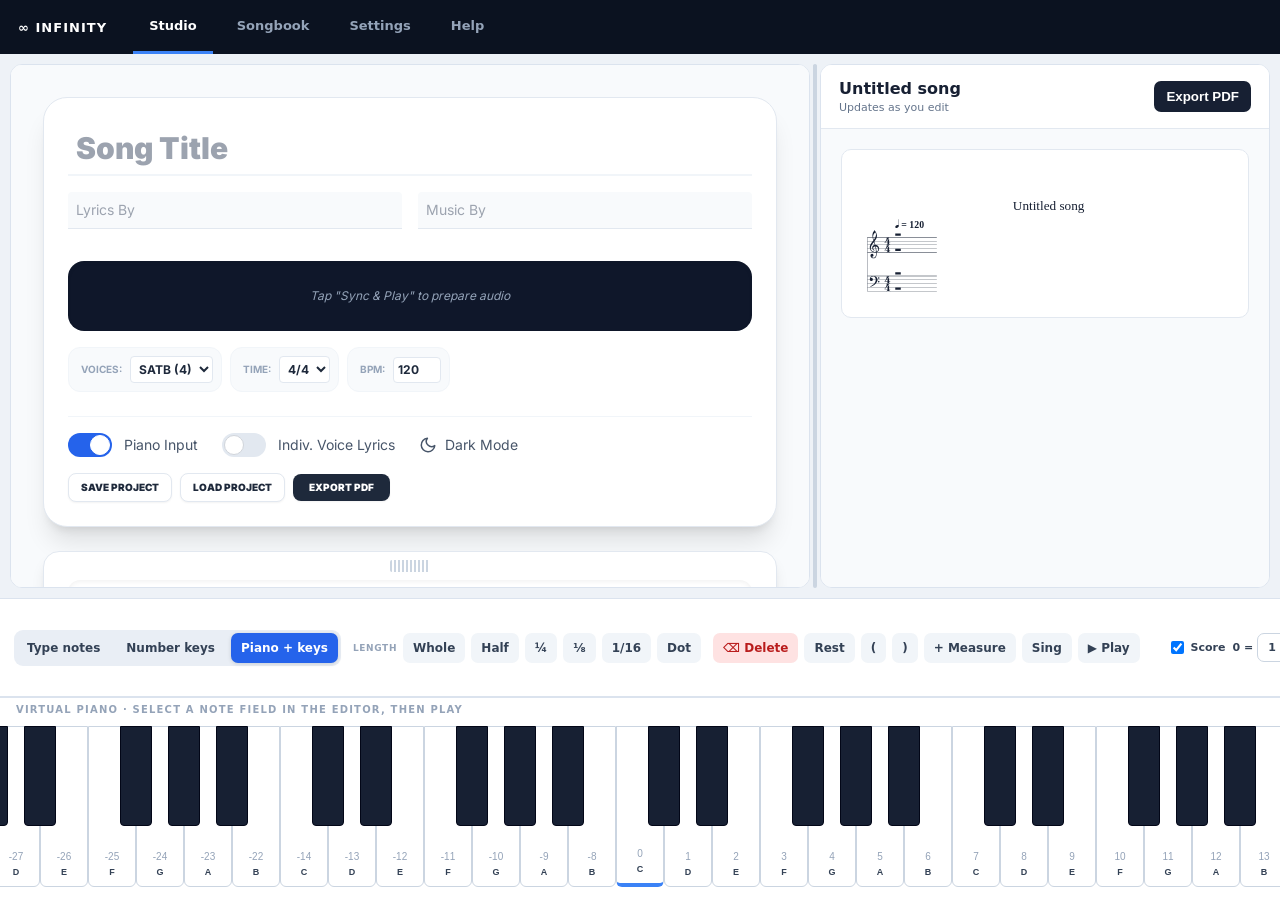
<file: index.html>
<!doctype html>
<html lang="en">
<head>
  <meta charset="utf-8">
  <meta name="viewport" content="width=device-width, initial-scale=1">
  <meta name="theme-color" content="#0b1220">
  <title>∞ INFINITY</title>
  <style>
    :root { color-scheme: light; font-family: Inter, ui-sans-serif, system-ui, sans-serif; --navy:#0b1220; --line:#dbe3ee; }
    * { box-sizing:border-box; }
    html,body { width:100%; height:100%; margin:0; overflow:hidden; }
    body { display:grid; grid-template-rows:54px minmax(0,1fr) 98px 204px; background:#eef2f7; }
    #navigation { position:relative; z-index:5; width:100%; height:54px; border:0; display:block; background:#0b1220; }
    #workspace { min-height:0; display:grid; grid-template-columns:minmax(0,1fr) 10px minmax(280px,36%); gap:0; padding:10px; }
    .workspace-frame { border:1px solid var(--line); border-radius:12px; background:#fff; min-width:0; min-height:0; width:100%; height:100%; }
    #editor-frame { display:block; }
    #settings-frame { display:none; }
    #help-frame { display:none; }
    #preview-frame { display:block; }
    #workspace-divider { position:relative; z-index:2; cursor:col-resize; touch-action:none; }
    #workspace-divider::after { content:""; position:absolute; top:0; bottom:0; left:3px; width:4px; border-radius:4px; background:#cbd5e1; transition:background .15s; }
    #workspace-divider:hover::after, body.resizing #workspace-divider::after { background:#3b82f6; }
    #piano-frame { width:100%; height:204px; border:0; display:block; }
    #controls-frame { width:100%; height:98px; border:0; display:block; }
    #restore-preview { display:none; position:fixed; z-index:20; right:0; top:50%; transform:translateY(-50%); border:1px solid #cbd5e1; border-right:0; border-radius:10px 0 0 10px; padding:12px 10px; background:#0b1220; color:#fff; font:700 12px system-ui,sans-serif; writing-mode:vertical-rl; cursor:pointer; box-shadow:0 4px 14px #0b122033; }
    body.preview-collapsed #workspace { grid-template-columns:minmax(0,1fr); }
    body.preview-collapsed #preview-frame, body.preview-collapsed #workspace-divider { display:none; }
    body.preview-collapsed #restore-preview { display:block; }
    body.no-preview #workspace { grid-template-columns:minmax(0,1fr); }
    body.no-preview #workspace-divider, body.no-preview #restore-preview { display:none; }
    body.settings-mode #editor-frame, body.settings-mode #preview-frame { display:none; }
    body.settings-mode #settings-frame { display:block; grid-column:1 / -1; }
    body.help-mode #editor-frame, body.help-mode #preview-frame, body.help-mode #settings-frame { display:none; }
    body.help-mode #help-frame { display:block; grid-column:1 / -1; }
    body.settings-mode #workspace-divider, body.settings-mode #restore-preview { display:none; }
    body.no-piano { grid-template-rows:54px minmax(0,1fr) 98px 0px; }
    @media (max-width:850px) {
      body { grid-template-rows:54px minmax(0,1fr) 112px 190px; }
      body.no-piano { grid-template-rows:54px minmax(0,1fr) 112px 0px; }
      #workspace { grid-template-columns:minmax(0,1fr); grid-template-rows:minmax(220px,1fr) 10px minmax(160px,.75fr); }
      #editor-frame { grid-row:1; }
      #workspace-divider { grid-row:2; cursor:row-resize; }
      #workspace-divider::after { top:3px; bottom:auto; left:0; right:0; width:auto; height:4px; }
      #preview-frame { grid-row:3; }
      body.preview-collapsed #workspace { grid-template-rows:minmax(0,1fr); }
      body.no-preview #workspace { grid-template-rows:minmax(0,1fr); }
      #piano-frame { height:190px; }
      #controls-frame { height:112px; }
    }
  </style>
</head>
<body>
  <iframe id="navigation" title="Main navigation" src="./Data/navigation.html"></iframe>
  <main id="workspace">
    <iframe id="editor-frame" class="workspace-frame" title="Music editor" src="./Data/index.html"></iframe>
    <div id="workspace-divider" role="separator" aria-label="Resize editor and score preview" aria-orientation="vertical" tabindex="0"></div>
    <iframe id="preview-frame" class="workspace-frame" title="Live score preview" src="./Data/preview.html"></iframe>
    <iframe id="settings-frame" class="workspace-frame" title="Settings" src="./Data/settings.html"></iframe>
    <iframe id="help-frame" class="workspace-frame" title="Help" src="./Data/help.html"></iframe>
  </main>
  <button id="restore-preview" type="button" aria-label="Show score preview" title="Show score preview">Show score</button>
  <iframe id="controls-frame" title="Music controls" src="./Data/controls.html"></iframe>
  <iframe id="piano-frame" title="Virtual piano" src="./Data/piano.html"></iframe>
  <script src="./Data/shell.js"></script>
</body>
</html>
</file>
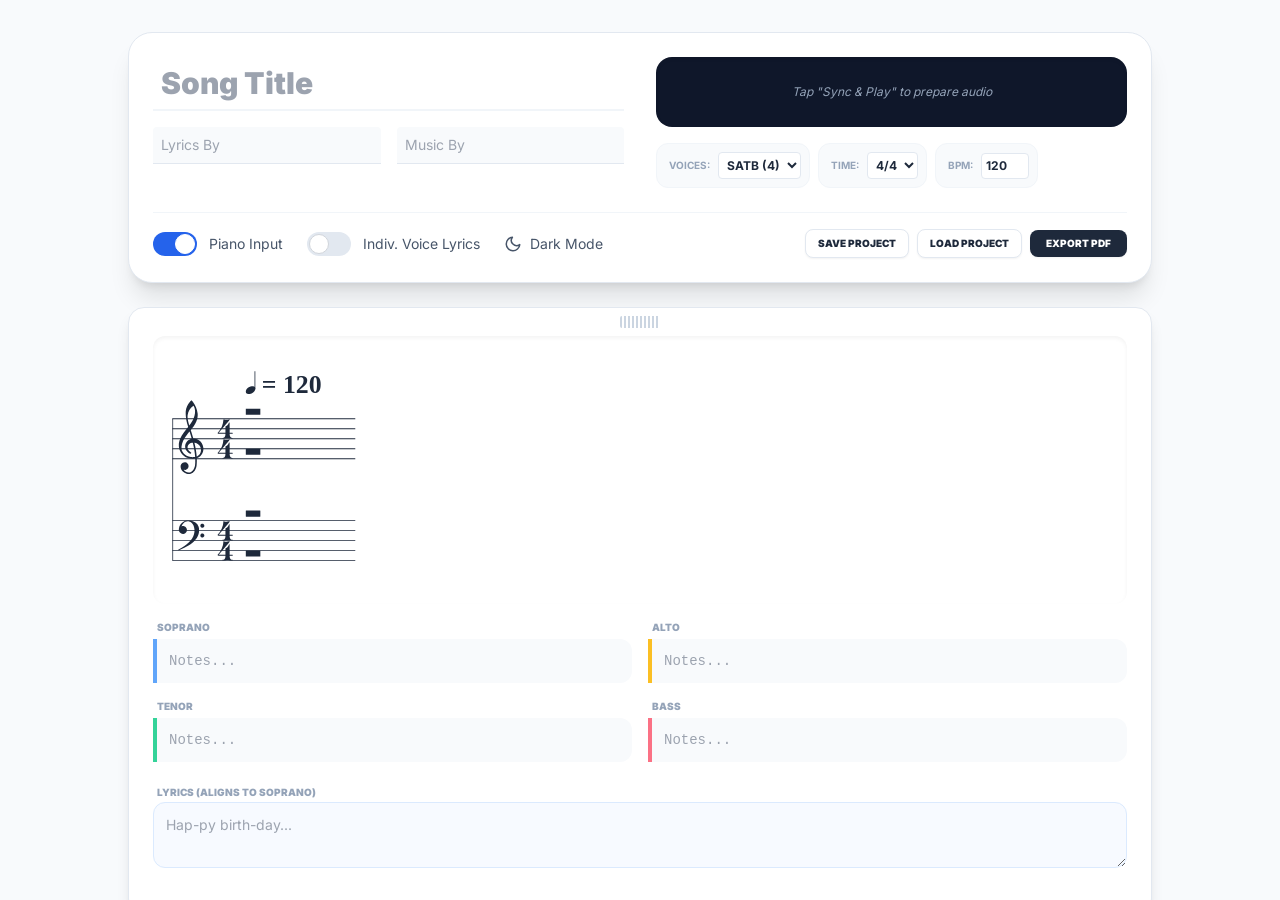
<file: Data/index.html>
<!DOCTYPE html>
<html lang="en">
<head>
    <meta charset="UTF-8">
    <meta name="viewport" content="width=device-width, initial-scale=1.0, maximum-scale=1.0, user-scalable=no">
    <title>Infinity Harmony Studio</title>
    <script src="libs/abcjs-basic-min.js"></script>
    <link rel="stylesheet" href="libs/abcjs-audio.css">
    <script src="libs/tailwind.min.js"></script>
    <link rel="stylesheet" href="libs/inter-font.css">
    <style>
        #app-nav { display:flex; align-items:center; gap:0; background:#0f172a; padding:0 16px; height:44px; flex-shrink:0; z-index:100; }
        #app-nav button { color:#94a3b8; font-size:11px; font-weight:800; text-transform:uppercase; letter-spacing:.05em; padding:0 16px; height:100%; border:none; border-bottom:3px solid transparent; background:none; cursor:pointer; transition:color .15s; }
        #app-nav button.nav-active { color:#fff; border-bottom-color:#3b82f6; }
        #app-nav button:hover:not(.nav-active) { color:#e2e8f0; }
        .nav-logo { color:#fff; font-size:13px; font-weight:900; letter-spacing:.08em; margin-right:12px; }
        #studio-page { display:flex; flex-direction:column; flex:1; overflow:hidden; }
        #studio-page.page-hidden { display:none !important; }
        #songbook-page { display:none; flex:1; overflow-y:auto; background:#f1f5f9; }
        #songbook-page.page-active { display:block; }
        #sb-loader { display:none; position:fixed; inset:0; background:rgba(15,23,42,0.92); backdrop-filter:blur(8px); z-index:9999; flex-direction:column; align-items:center; justify-content:center; color:white; }
        #sb-loader.active { display:flex; }
        @keyframes sb-spin { to { transform:rotate(360deg); } }
        .sb-spinner { width:56px; height:56px; border:4px solid #3b82f6; border-top-color:transparent; border-radius:50%; animation:sb-spin .8s linear infinite; margin-bottom:24px; }
        .sb-song-title { font-family:'Inter',sans-serif; font-size:36pt; font-weight:900; text-align:center; border-bottom:2pt solid black; margin-bottom:20pt; padding-bottom:5pt; }
    </style>
    <style id="main-styles">
        /* The outer page shell owns navigation and the full-width piano frame. */
        #app-nav, #piano-container { display:none !important; }
        #editor-control-panel { display:none !important; }
        body { height:100vh !important; width:100vw !important; }
        #studio-page { min-height:0; }
        #studio-page > #scroll-container { min-height:0; }
        #studio-page > .no-print { max-width:none; padding:8px 12px; gap:0; }
        
        body { 
            background: #f8fafc; 
            font-family: 'Inter', sans-serif; 
            color: #1e293b; 
            height: 100vh; 
            width: 100vw; 
            overflow: hidden; 
            display: flex;
            flex-direction: column;
            transition: background-color 0.3s, color 0.3s;
        }

        /* Dark Mode Classes */
        body.dark-mode { background: #0f172a; color: #f1f5f9; }
        .dark-mode .bg-white { background-color: #1e293b !important; color: #f1f5f9; }
        .dark-mode .bg-slate-50 { background-color: #0f172a !important; }
        .dark-mode .bg-slate-100 { background-color: #334155 !important; }
        .dark-mode .border-slate-200 { border-color: #334155 !important; }
        .dark-mode .text-slate-400 { color: #94a3b8 !important; }
        .dark-mode .text-slate-600 { color: #cbd5e1 !important; }
        .dark-mode .line-paper { background: #1e293b; box-shadow: inset 0 2px 4px 0 rgba(0, 0, 0, 0.3); }
        .dark-mode .abcjs-note { fill: #f1f5f9 !important; }
        .dark-mode .abcjs-staff { stroke: #94a3b8 !important; }
        .dark-mode .abcjs-beam { fill: #f1f5f9 !important; }
        .dark-mode .abcjs-lyrics { fill: #cbd5e1 !important; }
        .dark-mode input, .dark-mode select, .dark-mode textarea { background-color: #334155 !important; color: #f1f5f9 !important; border-color: #475569 !important; }
        .dark-mode .key-white { background: #e2e8f0; border-color: #94a3b8; color: #1e293b; }

        .line-paper { 
            background: white; 
            border-radius: 0.75rem; 
            padding: 1.5rem; 
            box-shadow: inset 0 2px 4px 0 rgba(0, 0, 0, 0.05); 
            min-height: 140px; 
            transition: height 0.2s; 
        }
        
        .abcjs-audio-container { background: transparent !important; border: none !important; padding: 0 !important; width: 100%; }
        .abcjs-btn { fill: #ffffff !important; width: 28px; height: 28px; cursor: pointer; padding: 4px; transition: opacity 0.2s; }
        .abcjs-btn:hover { opacity: 0.8; }
        .abcjs-audio-progress-background { background-color: #334155 !important; height: 6px; border-radius: 3px; flex: 1; margin: 0 10px; cursor: pointer; position: relative; }
        .abcjs-audio-progress-bar { background-color: #3b82f6 !important; height: 100%; border-radius: 3px; width: 0; }
        .abcjs-audio-clock { color: #94a3b8 !important; font-family: monospace; font-size: 12px; min-width: 40px; text-align: center; }
        
        .horizontal-scroll { overflow-x: auto; overflow-y: hidden; white-space: nowrap; display: flex; min-width: 0; max-width: 100%; scrollbar-width: none; overscroll-behavior-x: contain; cursor: grab; }
        .horizontal-scroll:active { cursor: grabbing; }
        .horizontal-scroll::-webkit-scrollbar { display: none; }

        .piano-scroll { 
            overflow-x: auto; 
            white-space: nowrap; 
            display: flex; 
            padding: 10px 0 20px 0; 
            scrollbar-width: thin; 
            scrollbar-color: #cbd5e1 transparent; 
            -webkit-overflow-scrolling: touch; 
        }
        .piano-scroll::-webkit-scrollbar { height: 6px; }
        .piano-scroll::-webkit-scrollbar-thumb { background: #cbd5e1; border-radius: 10px; }

        .key-white { background: white; border: 1px solid #cbd5e1; height: 130px; min-width: 50px; border-radius: 0 0 6px 6px; display: flex; align-items: flex-end; justify-content: center; padding-bottom: 8px; transition: background 0.1s; position: relative; z-index: 1; cursor: pointer; user-select: none; }
        .key-white:active { background: #f1f5f9; transform: translateY(2px); }
        .key-white.middle-c { border-bottom: 4px solid #3b82f6; color: #3b82f6; }

        .key-black { background: #1e293b; height: 85px; min-width: 34px; margin-left: -17px; margin-right: -17px; z-index: 10; border-radius: 0 0 4px 4px; transition: background 0.1s; cursor: pointer; user-select: none; border: 1px solid #000; }
        .key-black:active { background: #000; transform: translateY(2px); }

        .dur-btn.active { background-color: #3b82f6 !important; color: white !important; border-color: #2563eb !important; }
        .dot-btn.active { background-color: #8b5cf6 !important; color: white !important; border-color: #7c3aed !important; }
        .record-btn.active { background-color: #ef4444 !important; color: white !important; border-color: #dc2626 !important; animation: pulse 1.5s infinite; }
        @keyframes pulse { 0% { opacity: 1; } 50% { opacity: 0.6; } 100% { opacity: 1; } }

        
        .voice-input:focus, .lyrics-textarea:focus { border-color: #3b82f6; background: white; box-shadow: 0 0 0 1px #3b82f6; }
        .voice-input[readonly] { cursor: default; }

        /* Drag and Drop Styles */
        .drag-handle { cursor: grab; background: repeating-linear-gradient(90deg, #cbd5e1, #cbd5e1 2px, transparent 2px, transparent 4px); height: 12px; width: 40px; margin: 0 auto 8px auto; border-radius: 2px; }
        .drag-handle:active { cursor: grabbing; }
        .section-card.dragging { opacity: 0.5; border: 2px dashed #3b82f6; }

        @media print {
            @page { margin: 1cm; }
            body { background: white !important; display: block !important; height: auto !important; width: auto !important; overflow: visible !important; }
            .no-print { display: none !important; }
            .section-card { break-inside: avoid; border: none !important; box-shadow: none !important; padding: 0 !important; margin-bottom: 2rem !important; }
            .line-paper { padding: 0 !important; }
        }
    </style>
</head>
<body ondragover="handleGlobalDragOver(event)">

    <nav id="app-nav">
    <span class="nav-logo">∞ INFINITY</span>
    <button class="nav-active" onclick="switchPage('studio')">Studio</button>
    <button onclick="switchPage('songbook')">Songbook</button>
</nav>

<div id="studio-page">
<div id="scroll-container" class="flex-1 overflow-y-auto p-4 md:p-8 bg-slate-50 w-full">
        <div class="max-w-5xl mx-auto space-y-6 pb-12" id="printable-area">
            
            <div class="bg-white p-6 rounded-3xl shadow-xl border border-slate-200" id="main-header">
                <div class="grid grid-cols-1 lg:grid-cols-2 gap-8">
                    <div class="space-y-4">
                        <input type="text" id="songTitle" placeholder="Song Title" class="w-full text-3xl font-black border-b-2 border-slate-100 focus:border-blue-500 outline-none p-2 bg-transparent">
                        <div class="grid grid-cols-2 gap-4">
                            <input type="text" id="lyricWriter" placeholder="Lyrics By" class="bg-slate-50 border-b border-slate-200 p-2 text-sm outline-none rounded-t">
                            <input type="text" id="musicWriter" placeholder="Music By" class="bg-slate-50 border-b border-slate-200 p-2 text-sm outline-none rounded-t">
                        </div>
                    </div>
                    
                    <div class="flex flex-col gap-4 no-print">
                        <div class="bg-slate-900 rounded-2xl p-4 min-h-[70px] flex items-center shadow-inner relative overflow-hidden">
                            <div id="audio-controls" class="w-full">
                                <div class="text-slate-400 text-xs italic text-center">Tap "Sync & Play" to prepare audio</div>
                            </div>
                        </div>
                        <div class="flex flex-wrap gap-2">
                            <div class="bg-slate-50 p-2 rounded-xl border border-slate-100 flex items-center gap-2">
                                <span class="text-[10px] font-bold text-slate-400 uppercase ml-1">Voices:</span>
                                <select id="harmonyParts" onchange="updateAllLines()" class="text-xs font-bold bg-white border border-slate-200 rounded p-1 outline-none">
                                    <option value="1">Solo</option>
                                    <option value="2">Duet</option>
                                    <option value="3">Trio</option>
                                    <option value="4" selected>SATB (4)</option>
                                </select>
                            </div>
                            <div class="bg-slate-50 p-2 rounded-xl border border-slate-100 flex items-center gap-2">
                                <span class="text-[10px] font-bold text-slate-400 uppercase ml-1">Time:</span>
                                <select id="timeSig" onchange="updateAllLines()" class="text-xs font-bold bg-white border border-slate-200 rounded p-1 outline-none">
                                    <option value="4/4">4/4</option>
                                    <option value="3/4">3/4</option>
                                    <option value="2/4">2/4</option>
                                    <option value="6/8">6/8</option>
                                </select>
                            </div>
                            <div class="bg-slate-50 p-2 rounded-xl border border-slate-100 flex items-center gap-2">
                                <span class="text-[10px] font-bold text-slate-400 uppercase ml-1">BPM:</span>
                                <input type="number" id="tempoBpm" value="120" min="40" max="300" class="w-12 text-xs font-bold bg-white border border-slate-200 rounded p-1 outline-none">
                            </div>
                        </div>
                    </div>
                </div>
                
                <div class="mt-6 pt-4 border-t border-slate-100 flex flex-wrap items-center justify-between gap-4 no-print">
                    <div class="flex flex-wrap items-center gap-6">
                        <label class="relative inline-flex items-center cursor-pointer">
                            <input type="checkbox" id="keyboardToggle" class="sr-only peer" checked onchange="toggleInputMode()">
                            <div class="w-11 h-6 bg-slate-200 rounded-full peer peer-checked:after:translate-x-full peer-checked:after:border-white after:content-[''] after:absolute after:top-[2px] after:left-[2px] after:bg-white after:border-gray-300 after:border after:rounded-full after:h-5 after:w-5 after:transition-all peer-checked:bg-blue-600"></div>
                            <span class="ml-3 text-sm font-medium text-slate-600">Piano Input</span>
                        </label>
                        <label class="relative inline-flex items-center cursor-pointer">
                            <input type="checkbox" id="multiVoiceLyrics" class="sr-only peer" onchange="updateAllLines()">
                            <div class="w-11 h-6 bg-slate-200 rounded-full peer peer-checked:after:translate-x-full peer-checked:after:border-white after:content-[''] after:absolute after:top-[2px] after:left-[2px] after:bg-white after:border-gray-300 after:border after:rounded-full after:h-5 after:w-5 after:transition-all peer-checked:bg-emerald-600"></div>
                            <span class="ml-3 text-sm font-medium text-slate-600">Indiv. Voice Lyrics</span>
                        </label>
                        <button onclick="toggleDarkMode()" class="flex items-center gap-2 text-sm font-medium text-slate-600 hover:text-blue-600 transition-colors">
                            <svg id="dark-icon" xmlns="http://www.w3.org/2000/svg" width="18" height="18" viewBox="0 0 24 24" fill="none" stroke="currentColor" stroke-width="2" stroke-linecap="round" stroke-linejoin="round"><path d="M21 12.79A9 9 0 1 1 11.21 3 7 7 0 0 0 21 12.79z"></path></svg>
                            <span id="dark-text">Dark Mode</span>
                        </button>
                    </div>
                    
                    <div class="flex items-center gap-2">
                        <button onclick="downloadBackup()" class="text-[10px] font-black uppercase bg-white px-3 py-1.5 rounded-lg border border-slate-200 hover:bg-slate-50 shadow-sm transition-all">Save Project</button>
                        <button onclick="document.getElementById('uploadInput').click()" class="text-[10px] font-black uppercase bg-white px-3 py-1.5 rounded-lg border border-slate-200 hover:bg-slate-50 shadow-sm transition-all">Load Project</button>
                        <input type="file" id="uploadInput" class="hidden" accept=".txt,.json" onchange="uploadBackup(event)">
                        <button onclick="generatePrintWindow()" class="text-[10px] font-black uppercase bg-slate-800 text-white px-4 py-1.5 rounded-lg hover:bg-black shadow-sm transition-all">Export PDF</button>
                    </div>
                </div>
            </div>

            <div id="editor-container" class="space-y-4"></div>
        </div>
    </div>

    <!-- BOTTOM CONTROL PANEL -->
    <div id="editor-control-panel" class="shrink-0 w-full bg-white border-t-2 border-slate-200 shadow-[0_-5px_15px_-5px_rgba(0,0,0,0.1)] z-50 no-print">
        <div class="max-w-6xl mx-auto p-4 flex flex-col gap-4">
            
            <div class="flex flex-col md:flex-row md:items-center justify-between gap-4">
                <div class="flex items-center gap-2 bg-slate-100 p-1.5 rounded-xl overflow-hidden">
                    <span class="text-[10px] font-black uppercase text-slate-400 px-2 shrink-0">Duration:</span>
                    <div class="horizontal-scroll gap-2 pr-2">
                        <button onclick="setDuration(4, this)" class="dur-btn px-4 py-2 rounded-lg font-bold text-xs bg-white shadow-sm border border-slate-200 shrink-0">Whole</button>
                        <button onclick="setDuration(2, this)" class="dur-btn px-4 py-2 rounded-lg font-bold text-xs bg-white shadow-sm border border-slate-200 shrink-0">Half</button>
                        <button onclick="setDuration(1, this)" class="dur-btn active px-4 py-2 rounded-lg font-bold text-xs bg-white shadow-sm border border-slate-200 shrink-0">1/4</button>
                        <button onclick="setDuration(0.5, this)" class="dur-btn px-4 py-2 rounded-lg font-bold text-xs bg-white shadow-sm border border-slate-200 shrink-0">1/8</button>
                        <button onclick="setDuration(0.25, this)" class="dur-btn px-4 py-2 rounded-lg font-bold text-xs bg-white shadow-sm border border-slate-200 shrink-0">1/16</button>
                        <div class="h-8 w-px bg-slate-300 mx-1 shrink-0"></div>
                        <button id="dot-toggle" onclick="toggleDot(this)" class="dot-btn px-4 py-2 rounded-lg font-bold text-xs bg-white shadow-sm border border-slate-200 shrink-0">Dot (.)</button>
                    </div>
                </div>

                <div class="flex items-center gap-2 horizontal-scroll pb-1">
                    <button onclick="handleBackspace()" class="bg-red-50 text-red-600 hover:bg-red-100 px-4 py-2 rounded-lg font-black text-xs uppercase shrink-0">⌫ Delete</button>
                    <button onclick="addSpecial('z')" class="bg-slate-200 hover:bg-slate-300 px-4 py-2 rounded-lg font-black text-xs uppercase shrink-0">Rest</button>
                    <button onclick="addSpecial('slur_start')" class="bg-slate-200 hover:bg-slate-300 px-4 py-2 rounded-lg font-black text-xs uppercase shrink-0">(</button>
                    <button onclick="addSpecial('slur_end')" class="bg-slate-200 hover:bg-slate-300 px-4 py-2 rounded-lg font-black text-xs uppercase shrink-0">)</button>
                    <div class="h-6 w-px bg-slate-300 mx-1 shrink-0"></div>
                    <button onclick="createLine()" class="bg-blue-600 text-white px-5 py-2 rounded-lg font-bold text-xs shadow-lg shrink-0 hover:bg-blue-700">+ Add Measures</button>
                    <button onclick="toggleRecording(this)" id="recordBtn" class="bg-slate-800 text-white px-5 py-2 rounded-lg font-bold text-xs shadow-lg shrink-0 hover:bg-black flex items-center gap-2"><span class="w-2 h-2 bg-red-500 rounded-full"></span> Sing with Piano</button>
                    <button onclick="playSong()" id="syncBtn" class="bg-emerald-600 text-white px-5 py-2 rounded-lg font-bold text-xs shadow-lg shrink-0 hover:bg-emerald-700">▶ Sync & Play</button>
                </div>
            </div>

            <div class="piano-scroll scrollbar-hide" id="piano-container"></div>
        </div>
    </div>

</div><!-- end #studio-page -->

<!-- SONGBOOK LOADER -->
<div id="sb-loader">
    <div class="sb-spinner"></div>
    <p class="font-bold text-3xl mb-2">Generating Songbook...</p>
    <p id="sb-loader-status" class="text-slate-400 text-center px-8 text-lg">Drawing notation...</p>
</div>

<!-- SONGBOOK PAGE -->
<div id="songbook-page">
    <div style="max-width:800px; margin:0 auto; padding:40px 20px;">
        <header class="text-center mb-12">
            <h1 class="text-5xl font-black text-slate-900 tracking-tight mb-2">Infinity Songbook</h1>
            <p class="text-slate-500 font-medium text-xl">Music Library Viewer</p>
        </header>
        <div class="bg-white rounded-3xl p-10 border-2 border-dashed border-slate-300 hover:border-blue-500 transition-all text-center mb-10 shadow-sm">
            <div class="w-20 h-20 bg-blue-50 text-blue-600 rounded-3xl flex items-center justify-center mx-auto mb-6">
                <svg xmlns="http://www.w3.org/2000/svg" width="40" height="40" fill="none" stroke="currentColor" stroke-width="2.5" stroke-linecap="round" stroke-linejoin="round"><path d="M21 15v4a2 2 0 0 1-2 2H5a2 2 0 0 1-2-2v-4"/><polyline points="17 8 12 3 7 8"/><line x1="12" y1="3" x2="12" y2="15"/></svg>
            </div>
            <h3 class="text-2xl font-bold text-slate-800 mb-2">Import Project Files</h3>
            <div class="flex flex-wrap justify-center gap-4 pt-4">
                <button onclick="sbTrigger('files')" class="bg-slate-900 text-white px-10 py-4 rounded-2xl font-bold hover:bg-black transition-all shadow-lg">Add Files</button>
                <button onclick="sbTrigger('folder')" class="bg-white border-2 border-slate-200 text-slate-700 px-10 py-4 rounded-2xl font-bold hover:bg-slate-50 transition-all">Add Folder</button>
            </div>
            <input type="file" id="sb-fileInput" multiple accept=".json,.txt,.abc" class="hidden" onchange="sbHandleFiles(this.files)">
            <input type="file" id="sb-folderInput" webkitdirectory directory class="hidden" onchange="sbHandleFiles(this.files)">
        </div>
        <div id="sb-library-section" class="hidden space-y-6">
            <div class="flex items-center justify-between border-b-2 border-slate-200 pb-6">
                <h2 class="text-2xl font-black text-slate-800">Library (<span id="sb-song-count">0</span>)</h2>
                <button onclick="sbGeneratePrint()" class="bg-blue-600 text-white px-8 py-4 rounded-2xl font-bold shadow-lg hover:bg-blue-700 transition-all">Print Songbook PDF</button>
            </div>
            <div id="sb-song-list" class="grid grid-cols-1 gap-3"></div>
        </div>
    </div>
</div>

    <script>
        let lineCount = 0;
        let selectedDuration = 1; 
        let isDotted = false;
        let lastFocusedInput = null;
        window.getLastFocusedInput = () => lastFocusedInput;
        let synthControl;
        let audioCtx;
        let pianoSoundfontPreloadPromise = null;
        let isDarkMode = false;
        let draggedElement = null;
        let isRecording = false;
        let lastKeyPressTime = 0;


        const SAVE_KEY = "harmony_studio_draft_v6_drag";
        const LAST_ACTIVITY_KEY = "harmony_studio_last_activity";
        const THIRTY_DAYS_MS = 30 * 24 * 60 * 60 * 1000;

        // --- Drag and Drop Logic ---
        function setupDragEvents(el) {
            el.addEventListener('dragstart', (e) => {
                if (!e.target.classList.contains('drag-handle')) {
                    e.preventDefault();
                    return;
                }
                draggedElement = el;
                setTimeout(() => el.classList.add('dragging'), 0);
            });

            el.addEventListener('dragend', () => {
                el.classList.remove('dragging');
                draggedElement = null;
                renderAllPreviews();
                saveToStorage();
            });
        }

        function handleGlobalDragOver(e) {
            e.preventDefault();
            const container = document.getElementById('editor-container');
            const afterElement = getDragAfterElement(container, e.clientY);
            if (draggedElement) {
                if (afterElement == null) {
                    container.appendChild(draggedElement);
                } else {
                    container.insertBefore(draggedElement, afterElement);
                }
            }
        }

        function getDragAfterElement(container, y) {
            const draggableElements = [...container.querySelectorAll('.section-card:not(.dragging)')];
            return draggableElements.reduce((closest, child) => {
                const box = child.getBoundingClientRect();
                const offset = y - box.top - box.height / 2;
                if (offset < 0 && offset > closest.offset) {
                    return { offset: offset, element: child };
                } else {
                    return closest;
                }
            }, { offset: Number.NEGATIVE_INFINITY }).element;
        }

        // --- Rhythm Logic for Automatic Bars ---
        function getTimeSigBeats() {
            const sig = document.getElementById('timeSig').value || "4/4";
            const parts = sig.split('/');
            const num = parseInt(parts[0]);
            const den = parseInt(parts[1]);
            // Convert to beats (where 1/4 note = 1 beat)
            return num * (4 / den);
        }

        function parseDuration(token) {
            if (!token) return 0;
            // Remove pitch info to get duration part
            const durPart = token.replace(/^[\^_]?[A-Ga-gz,']+/, '');
            if (!durPart) return 1; // Default is 1/4 note = 1 beat
            if (durPart === '4') return 4;
            if (durPart === '2') return 2;
            if (durPart === '/2') return 0.5;
            if (durPart === '/4') return 0.25;
            if (durPart === '6') return 6;
            if (durPart === '3') return 3;
            if (durPart === '3/2') return 1.5;
            if (durPart === '3/4') return 0.75;
            if (durPart === '3/8') return 0.375;
            
            // Fallback for custom fractions like /8 or 2/3 etc
            try {
                if (durPart.includes('/')) {
                    const [n, d] = durPart.split('/').map(x => x === '' ? 1 : parseFloat(x));
                    return n / d;
                }
                return parseFloat(durPart) || 1;
            } catch(e) { return 1; }
        }

        function applyAutoBarLines(allVoicesData) {
            const beatsPerMeasure = getTimeSigBeats();
            const partsCount = parseInt(document.getElementById('harmonyParts').value);
            
            // Track accumulated beats for each voice across all sections
            let voiceAccumulators = Array(partsCount).fill(0);
            
            return allVoicesData.map(section => {
                let processedVoices = [];
                for (let v = 0; v < partsCount; v++) {
                    const rawText = section[v] || "";
                    const tokens = rawText.split(/\s+/).filter(t => t.length > 0);
                    let resultTokens = [];
                    
                    tokens.forEach(token => {
                        // Skip manual bar lines so we can re-calculate
                        if (token === '|') return;
                        
                        const dur = parseDuration(token);
                        voiceAccumulators[v] += dur;
                        resultTokens.push(token);
                        
                        // If we hit or exceed the measure boundary
                        // We use a small epsilon for float precision
                        if (voiceAccumulators[v] >= beatsPerMeasure - 0.001) {
                            resultTokens.push('|');
                            voiceAccumulators[v] -= beatsPerMeasure;
                            // Reset just in case of slight precision drift
                            if (voiceAccumulators[v] < 0.01) voiceAccumulators[v] = 0;
                        }
                    });
                    processedVoices.push(resultTokens.join(' '));
                }
                return processedVoices;
            });
        }

        // --- Core Application Logic ---
        function checkExpiryAndLoad() {
            const lastActivity = localStorage.getItem(LAST_ACTIVITY_KEY);
            const now = Date.now();
            if (lastActivity && (now - parseInt(lastActivity) > THIRTY_DAYS_MS)) {
                localStorage.removeItem(SAVE_KEY);
            } else {
                loadFromStorage();
            }
            localStorage.setItem(LAST_ACTIVITY_KEY, now.toString());
        }

        function saveToStorage() {
            const container = document.getElementById('editor-container');
            if (!container) return;
            const musicData = [];
            container.querySelectorAll('.section-card').forEach(sec => {
                let voices = [];
                sec.querySelectorAll('.voice-input').forEach(inp => voices.push(inp.value));
                let lyrics = [];
                sec.querySelectorAll('.lyrics-textarea').forEach(tx => lyrics.push(tx.value));
                musicData.push({ voices, lyrics });
            });
            const draft = {
                title: document.getElementById('songTitle').value,
                lyricsBy: document.getElementById('lyricWriter').value,
                musicBy: document.getElementById('musicWriter').value,
                voices: document.getElementById('harmonyParts').value,
                multiVoiceLyrics: document.getElementById('multiVoiceLyrics').checked,
                timeSignature: document.getElementById('timeSig').value,
                bpm: document.getElementById('tempoBpm').value,
                music: musicData,
                timestamp: Date.now()
            };
            localStorage.setItem(SAVE_KEY, JSON.stringify(draft));
            window.parent.postMessage({ type: 'infinity:editor-state', project: draft }, location.origin);
        }

        function loadFromStorage() {
            const saved = localStorage.getItem(SAVE_KEY);
            if (!saved) return;
            try {
                const data = JSON.parse(saved);
                applyProjectData(data);
            } catch(e) { console.error("Auto-load failed", e); }
        }

        function applyProjectData(data) {
            document.getElementById('songTitle').value = data.title || "";
            document.getElementById('lyricWriter').value = data.lyricsBy || "";
            document.getElementById('musicWriter').value = data.musicBy || "";
            document.getElementById('harmonyParts').value = data.voices || "4";
            document.getElementById('multiVoiceLyrics').checked = !!data.multiVoiceLyrics;
            document.getElementById('timeSig').value = data.timeSignature || "4/4";
            document.getElementById('tempoBpm').value = data.bpm || "120";
            
            const container = document.getElementById('editor-container');
            container.innerHTML = '';
            lineCount = 0;
            if (data.music && Array.isArray(data.music)) {
                data.music.forEach(mObj => {
                    createLine();
                    const inputs = container.lastElementChild.querySelectorAll('.voice-input');
                    const lyricTxs = container.lastElementChild.querySelectorAll('.lyrics-textarea');
                    const voices = mObj.voices || [];
                    const lyrics = Array.isArray(mObj.lyrics) ? mObj.lyrics : [mObj.lyrics || ""];
                    voices.forEach((val, idx) => { if(inputs[idx]) inputs[idx].value = val; });
                    lyrics.forEach((val, idx) => { if(lyricTxs[idx]) lyricTxs[idx].value = val; });
                });
                renderAllPreviews();
            }
        }

        function toggleDarkMode() {
            isDarkMode = !isDarkMode;
            document.body.classList.toggle('dark-mode', isDarkMode);
            const icon = document.getElementById('dark-icon');
            const text = document.getElementById('dark-text');
            if (isDarkMode) {
                icon.innerHTML = '<circle cx="12" cy="12" r="5"></circle><line x1="12" y1="1" x2="12" y2="3"></line><line x1="12" y1="21" x2="12" y2="23"></line><line x1="4.22" y1="4.22" x2="5.64" y2="5.64"></line><line x1="18.36" y1="18.36" x2="19.78" y2="19.78"></line><line x1="1" y1="12" x2="3" y2="12"></line><line x1="21" y1="12" x2="23" y2="12"></line><line x1="4.22" y1="19.78" x2="5.64" y2="18.36"></line><line x1="18.36" y1="5.64" x2="19.78" y2="4.22"></line>';
                text.innerText = "Light Mode";
            } else {
                icon.innerHTML = '<path d="M21 12.79A9 9 0 1 1 11.21 3 7 7 0 0 0 21 12.79z"></path>';
                text.innerText = "Dark Mode";
            }
            renderAllPreviews();
        }

        function initAudio() {
            if (!audioCtx) audioCtx = new (window.AudioContext || window.webkitAudioContext)();
            if (audioCtx.state === 'suspended') audioCtx.resume();
            if (typeof ABCJS !== 'undefined' && ABCJS.synth?.registerAudioContext) ABCJS.synth.registerAudioContext(audioCtx);
        }

        function preloadPianoSoundfont() {
            if (pianoSoundfontPreloadPromise) return pianoSoundfontPreloadPromise;
            if (!audioCtx || typeof ABCJS === 'undefined' || !ABCJS.synth?.CreateSynth || !ABCJS.synth.supportsAudio()) return;
            const sequence = new ABCJS.synth.SynthSequence();
            const track = sequence.addTrack();
            sequence.setInstrument(track, 0);
            // Warm the full pitch range supplied by ABCJS's default soundfont.
            for (let pitch = 27; pitch <= 87; pitch++) sequence.appendNote(track, pitch, 1 / 64, 80);
            const preloader = new ABCJS.synth.CreateSynth();
            pianoSoundfontPreloadPromise = preloader.init({ sequence, millisecondsPerMeasure: 1000, audioContext: audioCtx }).catch((error) => {
                console.warn('Piano soundfont preload failed:', error);
            });
            return pianoSoundfontPreloadPromise;
        }

        function playEditTone(abc, durationInBeats = selectedDuration * (isDotted ? 1.5 : 1)) {
            if (!abc || abc === 'z') return;
            initAudio();
        
            const getMidiNote = (a) => {
                const map = { 'C': 0, 'D': 2, 'E': 4, 'F': 5, 'G': 7, 'A': 9, 'B': 11 };
                // Extract the base letter (C, d, etc.)
                let baseLetter = a.replace(/[\^,_']/g, '');
                let note = map[baseLetter.toUpperCase()];
                
                // Determine octave base
                // ABC notation: C is middle, c is octave up, C, is octave down
                let octave = (baseLetter === baseLetter.toUpperCase()) ? 4 : 5;
                
                // Adjust for commas (down) and apostrophes (up)
                const downs = (a.match(/,/g) || []).length;
                const ups = (a.match(/'/g) || []).length;
                octave = octave - downs + ups;
        
                // Combine for MIDI number (Middle C/C4 = 60)
                let midi = (octave + 1) * 12 + note;
        
                // Apply accidentals
                if (a.includes('^')) midi += 1;
                if (a.includes('_')) midi -= 1;
                
                return midi;
            };
        
            const midiNote = getMidiNote(abc);
            if (!Number.isFinite(midiNote)) return;

            if (typeof ABCJS !== 'undefined' && ABCJS.synth?.playEvent && ABCJS.synth.supportsAudio()) {
                const beatsPerMeasure = getTimeSigBeats();
                const bpm = parseFloat(document.getElementById('tempoBpm').value) || 120;
                const millisecondsPerMeasure = (60000 / bpm) * beatsPerMeasure;
                const durationInMeasures = Math.max(0.01, durationInBeats / beatsPerMeasure);
                ABCJS.synth.registerAudioContext(audioCtx);
                try {
                    ABCJS.synth.playEvent([{
                        pitch: midiNote,
                        duration: durationInMeasures,
                        volume: 80,
                        instrument: 0
                    }], [], millisecondsPerMeasure).catch((error) => {
                        console.warn('ABCJS note preview failed:', error);
                    });
                    return;
                } catch (error) {
                    console.warn('ABCJS note preview failed:', error);
                }
            }

            // Compatibility fallback for a browser without the ABCJS synth API.
            const freq = 440 * Math.pow(2, (midiNote - 69) / 12);
        
            const osc = audioCtx.createOscillator();
            const gain = audioCtx.createGain();
            
            // Using 'triangle' for a softer, more piano-like tone than 'sine'
            osc.type = 'triangle';
            osc.frequency.setValueAtTime(freq, audioCtx.currentTime);
            
            gain.gain.setValueAtTime(0.2625, audioCtx.currentTime);
            gain.gain.exponentialRampToValueAtTime(0.001, audioCtx.currentTime + 0.4);
            
            osc.connect(gain);
            gain.connect(audioCtx.destination);
            
            osc.start();
            osc.stop(audioCtx.currentTime + 0.4);
        }

        function generateKeyboard() {
            const container = document.getElementById('piano-container');
            container.innerHTML = '';
            const scale = ["C", "D", "E", "F", "G", "A", "B"];
            
            // Defined range from C,, (Very Low) to c'' (Very High)
            const octs = [
                { s: ',,', labelOff: -28 }, 
                { s: ',', labelOff: -14 }, 
                { s: '', labelOff: 0 },    // UPPER CASE: Middle Octave
                { s: 'lower', labelOff: 7 }, // lower case: Octave +1
                { s: "'", labelOff: 14 }, 
                { s: "''", labelOff: 21 }
            ];
        
            octs.forEach((oct) => {
                scale.forEach((noteName, sIdx) => {
                    const labelValue = oct.labelOff + sIdx;
                    let abc = "";
            
                    // Construct correct ABC string for the octave
                    if (oct.s === 'lower') abc = noteName.toLowerCase();
                    else if (oct.s === "'") abc = noteName.toLowerCase() + "'";
                    else if (oct.s === "''") abc = noteName.toLowerCase() + "''";
                    else abc = noteName + oct.s;
        
                    const wKey = document.createElement('button');
                    wKey.className = `key-white ${labelValue === 0 ? 'middle-c' : ''}`;
                    wKey.innerHTML = `<div class="flex flex-col items-center justify-end h-full pb-1 pointer-events-none gap-1">
                                        <span class="text-xs font-bold text-slate-800">${labelValue}</span>
                                        <span class="text-[9px] text-slate-400 font-bold">${noteName}</span>
                                      </div>`;
                    wKey.onclick = () => addNote(abc);
                    container.appendChild(wKey);
        
                    if (noteName !== "E" && noteName !== "B") {
                        const bKey = document.createElement('button');
                        bKey.className = 'key-black';
                        bKey.onclick = () => addNote("^" + abc);
                        container.appendChild(bKey);
                    }
                });
            });
            setTimeout(() => document.querySelector('.middle-c')?.scrollIntoView({ behavior: 'instant', block: 'nearest', inline: 'center' }), 100);
        }

        function setDuration(val, btn) {
            selectedDuration = val;
            document.querySelectorAll('.dur-btn').forEach(b => b.classList.remove('active'));
            btn.classList.add('active');
        }

        
        function toggleRecording(btn) {
            isRecording = !isRecording;
            if (isRecording) {
                btn.classList.add('active');
                btn.innerHTML = '<span class="w-2 h-2 bg-white rounded-full"></span> Recording...';
                lastKeyPressTime = performance.now();
                initAudio();
            } else {
                btn.classList.remove('active');
                btn.innerHTML = '<span class="w-2 h-2 bg-red-500 rounded-full"></span> Sing with Piano';
                lastKeyPressTime = 0;
            }
        }

        function getClosestABCLength(durationInBeats) {
            const lengths = [
                { val: 4, str: "4" },
                { val: 6, str: "6" },
                { val: 2, str: "2" },
                { val: 3, str: "3" },
                { val: 1, str: "" },
                { val: 1.5, str: "3/2" },
                { val: 0.5, str: "/2" },
                { val: 0.75, str: "3/4" },
                { val: 0.25, str: "/4" },
                { val: 0.375, str: "3/8" }
            ];
            let closest = lengths[0];
            let minDiff = Math.abs(durationInBeats - closest.val);
            for (let i = 1; i < lengths.length; i++) {
                let diff = Math.abs(durationInBeats - lengths[i].val);
                if (diff < minDiff) {
                    minDiff = diff;
                    closest = lengths[i];
                }
            }
            return closest.str;
        }

        function toggleDot(btn) {
            isDotted = !isDotted;
            btn.classList.toggle('active', isDotted);
        }

        
        function addNote(abc) {
            if (!lastFocusedInput || lastFocusedInput.classList.contains('lyrics-textarea')) return;
            let noteDurationInBeats = selectedDuration * (isDotted ? 1.5 : 1);
            let durStr = "";
            if (isRecording && lastKeyPressTime > 0) {
                const now = performance.now();
                const bpm = parseFloat(document.getElementById('tempoBpm').value) || 120;
                const msPerBeat = 60000 / bpm;
                const durationInBeats = (now - lastKeyPressTime) / msPerBeat;
                noteDurationInBeats = durationInBeats;
                
                durStr = getClosestABCLength(durationInBeats);
                lastKeyPressTime = now;
            } else {
                if (selectedDuration === 4) durStr = "4";
                else if (selectedDuration === 2) durStr = "2";
                else if (selectedDuration === 1) durStr = "";
                else if (selectedDuration === 0.5) durStr = "/2";
                else if (selectedDuration === 0.25) durStr = "/4";
                if (isDotted) {
                    if (selectedDuration === 4) durStr = "6";
                    else if (selectedDuration === 2) durStr = "3";
                    else if (selectedDuration === 1) durStr = "3/2";
                    else if (selectedDuration === 0.5) durStr = "3/4";
                    else if (selectedDuration === 0.25) durStr = "3/8";
                }
                if (isRecording) lastKeyPressTime = performance.now();
            }

            playEditTone(abc, noteDurationInBeats);
            
            const currentVal = lastFocusedInput.value.trim();
            lastFocusedInput.value = (currentVal + " " + abc + durStr).trim();
            lastFocusedInput.dispatchEvent(new Event('input'));
        }

        document.addEventListener('focusin', (event) => {
            if (!event.target.classList?.contains('voice-input')) return;
            initAudio();
            preloadPianoSoundfont();
        });

        function pairedInput(input, selector, fallback) {
            const key = selector === 'lyric' ? input.dataset.voice?.replace(/^v/, 'l') : input.dataset.lyric?.replace(/^l/, 'v');
            const section = input.closest('.section-card');
            return section?.querySelector(`[data-${selector}="${key || fallback}"]`) || section?.querySelector(`[data-${selector}="${fallback}"]`);
        }
        let editorSharpHeld = false;
        document.addEventListener('keydown', (event) => {
            const active = document.activeElement;
            const isVoice = active?.classList?.contains('voice-input');
            const isLyrics = active?.classList?.contains('lyrics-textarea');
            if (isVoice && !event.ctrlKey && !event.metaKey && !event.altKey) {
                let keyboardSettings = {};
                try { keyboardSettings = JSON.parse(localStorage.getItem('infinity_harmony_settings_v1') || '{}'); } catch {}
                const useNumbers = ['numbers', 'piano'].includes(keyboardSettings.mode) || (!keyboardSettings.mode && keyboardSettings.keyboardPiano !== false);
                if (useNumbers) {
                    if (event.key === 'Backspace') { event.preventDefault(); handleBackspace(); return; }
                    if (event.code === 'Space' || event.key === ' ') { editorSharpHeld = true; event.preventDefault(); return; }
                    const match = event.code.match(/^(?:Digit|Numpad)([0-9])$/) || (/^[0-9]$/.test(event.key) ? [null, event.key] : null);
                    if (match && !event.repeat) {
                        const numberKeys = ['1','2','3','4','5','6','7','8','9','0'];
                        const keyIndex = numberKeys.indexOf(match[1]);
                        const zeroIndex = numberKeys.indexOf(String(keyboardSettings.keyboardZeroKey || '1'));
                        if (keyIndex >= 0 && zeroIndex >= 0) {
                            const step = keyIndex - zeroIndex;
                            const letterIndex = ((step % 7) + 7) % 7;
                            const octave = Math.floor(step / 7);
                            const letter = ['C','D','E','F','G','A','B'][letterIndex];
                            let note = octave === 0 ? letter : octave > 0 ? letter.toLowerCase() + "'".repeat(octave - 1) : letter + ','.repeat(-octave);
                            if (editorSharpHeld) note = '^' + note;
                            event.preventDefault();
                            addNote(note);
                            return;
                        }
                    }
                }
            }
            if (!isVoice && !isLyrics) return;
            if (event.key.toLowerCase() === 't' && !event.ctrlKey && !event.metaKey && !event.altKey) {
                const lyrics = isVoice ? pairedInput(active, 'lyric', 'l1') : null;
                if (lyrics) { event.preventDefault(); lyrics.focus(); }
                return;
            }
            if (event.key !== 'Tab') return;
            event.preventDefault();
            if (isLyrics) {
                pairedInput(active, 'voice', 'v1')?.focus();
                return;
            }
            const voices = [...document.querySelectorAll('.voice-input')];
            const current = voices.indexOf(active);
            if (current < 0 || !voices.length) return;
            const step = event.shiftKey ? -1 : 1;
            voices[(current + step + voices.length) % voices.length].focus();
        }, true);
        document.addEventListener('keyup', event => { if (event.code === 'Space' || event.key === ' ') editorSharpHeld = false; }, true);

        function handleBackspace() {
            if (!lastFocusedInput) return;
            const tokens = lastFocusedInput.value.trim().split(/\s+/);
            tokens.pop();
            lastFocusedInput.value = tokens.join(" ");
            lastFocusedInput.dispatchEvent(new Event('input'));
        }

        function addSpecial(type) {
            if (!lastFocusedInput || lastFocusedInput.classList.contains('lyrics-textarea')) return;
            let token = "";
            if (type === 'z') { addNote('z'); return; }
            else if (type === 'slur_start') token = "(";
            else if (type === 'slur_end') token = ")";
            lastFocusedInput.value = (lastFocusedInput.value.trim() + " " + token).trim();
            lastFocusedInput.dispatchEvent(new Event('input'));
        }

        function toggleInputMode() {
            const isVirtual = document.getElementById('keyboardToggle').checked;
            document.querySelectorAll('.voice-input').forEach(input => isVirtual ? input.setAttribute('readOnly', 'true') : input.removeAttribute('readOnly'));
        }

        function setInputMode(mode) {
            const numericMode = mode === 'numbers' || mode === 'piano';
            document.getElementById('keyboardToggle').checked = numericMode;
            toggleInputMode();
        }

        function handleToolbarAction(action, value) {
            if (action === 'duration') {
                selectedDuration = Number(value) || 1;
                return;
            }
            if (action === 'dot') { isDotted = !isDotted; return; }
            if (action === 'delete') { handleBackspace(); return; }
            if (action === 'rest') { addSpecial('z'); return; }
            if (action === 'slur_start' || action === 'slur_end') { addSpecial(action); return; }
            if (action === 'measure') { createLine(); return; }
            if (action === 'record') { toggleRecording(document.getElementById('recordBtn')); return; }
            if (action === 'play') { playSong(); }
        }

        function createLine() {
            lineCount++;
            const id = lineCount;
            const div = document.createElement('div');
            div.className = "section-card bg-white p-6 pt-2 rounded-2xl shadow-lg border border-slate-200 relative group transition-all";
            div.id = `line-wrapper-${id}`;
            div.draggable = true;
            setupDragEvents(div);
            
            const numParts = parseInt(document.getElementById('harmonyParts').value);
            const multiLyric = document.getElementById('multiVoiceLyrics').checked;
            const partNames = ['Soprano', 'Alto', 'Tenor', 'Bass'];
            const colors = ['border-blue-400', 'border-amber-400', 'border-emerald-400', 'border-rose-400'];
            
            let inputsHtml = `<div class="grid gap-4 mb-4 md:grid-cols-2">`;
            for(let i=0; i<numParts; i++) {
                inputsHtml += `<div class="flex flex-col">
                    <label class="text-[10px] font-black uppercase text-slate-400 mb-1 ml-1">${partNames[i]}</label>
                    <input type="text" data-voice="v${i+1}" onfocus="lastFocusedInput = this" class="voice-input w-full p-3 bg-slate-50 border-l-4 ${colors[i]} outline-none rounded-r-xl font-mono text-sm transition-colors" placeholder="Notes...">
                    ${multiLyric ? `<textarea data-lyric="l${i+1}" onfocus="lastFocusedInput = this" class="lyrics-textarea w-full mt-2 p-2 bg-blue-50/20 border border-blue-100 rounded-xl text-[11px] outline-none" placeholder="${partNames[i]} lyrics..."></textarea>` : ''}
                </div>`;
            }
            inputsHtml += `</div>`;
            
            if (!multiLyric) {
                inputsHtml += `<div class="mb-4"><label class="text-[10px] font-black uppercase text-slate-400 mb-1 ml-1">Lyrics (Aligns to Soprano)</label><textarea data-lyric="l1" onfocus="lastFocusedInput = this" class="lyrics-textarea w-full p-3 bg-blue-50/50 border border-blue-100 outline-none rounded-xl text-sm" placeholder="Hap-py birth-day..."></textarea></div>`;
            }

            div.innerHTML = `
                <div class="drag-handle no-print"></div>
                <div id="paper-${id}" class="line-paper mb-4"></div>
                ${inputsHtml}
                <button onclick="this.parentElement.remove(); renderAllPreviews(); saveToStorage();" class="no-print absolute top-3 right-3 text-slate-300 hover:text-red-500 opacity-0 group-hover:opacity-100 transition-opacity font-bold px-2 py-1">✕</button>
            `;
            
            document.getElementById('editor-container').appendChild(div);
            div.querySelectorAll('input, textarea').forEach(el => el.addEventListener('input', () => { renderAllPreviews(); saveToStorage(); }));
            toggleInputMode();
            renderAllPreviews();
        }

        function renderAllPreviews() {
            const time = document.getElementById('timeSig').value;
            const bpm = document.getElementById('tempoBpm').value;
            const partsCount = parseInt(document.getElementById('harmonyParts').value);
            const multiLyric = document.getElementById('multiVoiceLyrics').checked;

            // Gather all raw data in the current visual order
            const sections = Array.from(document.querySelectorAll('.section-card'));
            const rawData = sections.map(sec => {
                let v = [];
                for(let i=1; i<=partsCount; i++) v.push(sec.querySelector(`[data-voice="v${i}"]`)?.value || "");
                return v;
            });

            // Process data to inject automatic bar lines across boundaries
            const processedData = applyAutoBarLines(rawData);

            // Render each section with its processed ABC
            sections.forEach((sec, idx) => {
                const id = sec.id.split('-').pop();
                let score = '';
                if (partsCount === 4) score = '%%score (1 2) (3 4)';
                else if (partsCount === 3) score = '%%score (1 2) 3';
                else if (partsCount === 2) score = '%%score (1 2)';
                
                let abc = `X:${id}\nM:${time}\nL:1/4\nQ:1/4=${bpm}\nK:C\n${score}\n`;
                for(let i=1; i<=partsCount; i++) {
                    const notesVal = processedData[idx][i-1] || "z4";
                    abc += `V:${i} clef=${i <= 2 ? 'treble' : 'bass'}\n${notesVal}\n`;
                    
                    const lyricBox = sec.querySelector(`[data-lyric="l${i}"]`);
                    if (lyricBox) {
                        const lines = lyricBox.value.split('\n');
                        lines.forEach(line => { if (line.trim()) abc += `w: ${line.trim()}\n`; });
                    }
                }
                if(abc && typeof ABCJS !== 'undefined') ABCJS.renderAbc(`paper-${id}`, abc, { responsive: "resize" });
            });
        }

        async function playSong() {
            initAudio(); 
            const btn = document.getElementById('syncBtn');
            btn.innerText = "⌛ Syncing..."; btn.disabled = true;
            
            const time = document.getElementById('timeSig').value;
            const bpm = document.getElementById('tempoBpm').value;
            const partsCount = parseInt(document.getElementById('harmonyParts').value);
            
            // Re-fetch visual data for full play
            const sections = Array.from(document.querySelectorAll('.section-card'));
            const rawData = sections.map(sec => {
                let v = [];
                for(let i=1; i<=partsCount; i++) v.push(sec.querySelector(`[data-voice="v${i}"]`)?.value || "");
                return v;
            });
            const processedData = applyAutoBarLines(rawData);

            let fullAbc = `X:1\nT:${document.getElementById('songTitle').value || 'My Song'}\nM:${time}\nL:1/4\nQ:1/4=${bpm}\nK:C\n`;
            if (partsCount > 1) fullAbc += `%%score ${partsCount === 4 ? '(1 2) (3 4)' : partsCount === 3 ? '(1 2) 3' : '(1 2)'}\n`;
            
            for(let i=1; i<=partsCount; i++) {
                fullAbc += `V:${i} clef=${i <= 2 ? 'treble' : 'bass'}\n`;
                processedData.forEach(pVoice => {
                    fullAbc += (pVoice[i-1] || "z4") + " ";
                });
                fullAbc += "]\n";
            }

            try {
                if (typeof ABCJS !== 'undefined' && ABCJS.synth.supportsAudio()) {
                    const visualObj = ABCJS.renderAbc(document.createElement('div'), fullAbc)[0];
                    const controlsDiv = document.getElementById('audio-controls');
                    controlsDiv.innerHTML = "";
                    synthControl = new ABCJS.synth.SynthController();
                    await synthControl.load("#audio-controls", null, { displayPlay: true, displayProgress: true, displayTempo: false, displayWarp: false });
                    await synthControl.setTune(visualObj, false, { audioContext: audioCtx, millisecondsPerMeasure: visualObj.millisecondsPerMeasure() });
                }
                btn.innerText = "▶ Sync & Play"; btn.disabled = false;
            } catch (e) { btn.innerText = "Error"; btn.disabled = false; setTimeout(() => { btn.innerText = "▶ Sync & Play"; }, 3000); }
        }


        function downloadBackup() {
            saveToStorage();
            const saved = localStorage.getItem(SAVE_KEY);
            if (!saved) return;
            
            const data = JSON.parse(saved);
            const title = data.title || "My_Song";
            const blob = new Blob([saved], { type: 'application/json' });
            const url = URL.createObjectURL(blob);
            const a = document.createElement('a');
            a.href = url;
            a.download = `${title.replace(/\s+/g, '_')}_backup.json`;
            document.body.appendChild(a);
            a.click();
            document.body.removeChild(a);
            URL.revokeObjectURL(url);
        }

        function uploadBackup(event) {
            const file = event.target.files[0];
            if (!file) return;
            const reader = new FileReader();
            reader.onload = function(e) {
                const content = e.target.result;
                try {
                    // Check if the file is the old JSON format
                    if (content.trim().startsWith('{')) {
                        const data = JSON.parse(content);
                        applyProjectData(data);
                        saveToStorage();
                    } 
                    // Otherwise, treat it as an ABCJS format
                    else {
                        // Clear existing lines to prepare for import
                        const container = document.getElementById('editor-container');
                        container.innerHTML = '';
                        lineCount = 0;
                        createLine();

                        // Parse ABC Header Info
                        const titleMatch = content.match(/^T:(.*)$/m);
                        const lyricMatch = content.match(/^w:(.*)$/m);
                        const musicMatch = content.match(/^C:(.*)$/m);
                        const timeMatch = content.match(/^M:(.*)$/m);
                        const bpmMatch = content.match(/^Q:.*=(.*)$/m);

                        if (titleMatch) document.getElementById('songTitle').value = titleMatch[1].trim();
                        if (lyricMatch) document.getElementById('lyricWriter').value = lyricMatch[1].trim();
                        if (musicMatch) document.getElementById('musicWriter').value = musicMatch[1].trim();
                        if (timeMatch) document.getElementById('timeSig').value = timeMatch[1].trim();
                        if (bpmMatch) document.getElementById('tempoBpm').value = bpmMatch[1].trim();

                        // Parse Voice and Lyric Data
                        const voiceBlocks = content.split(/^V:/m).slice(1);
                        voiceBlocks.forEach((block, idx) => {
                            const lines = block.split('\n');
                            const voiceIndex = idx + 1;
                            let noteData = "";
                            let lyricData = "";
                            
                            lines.forEach((line, lIdx) => {
                                if (lIdx === 0) return; // Skip the voice header line
                                if (line.startsWith('w:')) {
                                    lyricData += line.substring(2).trim() + " ";
                                } else if (line.trim() && !line.startsWith('%') && !line.startsWith('V:')) {
                                    noteData += line.trim() + " ";
                                }
                            });

                            const vInput = container.querySelector(`[data-voice="v${voiceIndex}"]`);
                            const lInput = container.querySelector(`[data-lyric="l${voiceIndex}"]`);
                            if (vInput) vInput.value = noteData.trim();
                            if (lInput) lInput.value = lyricData.trim();
                        });

                        renderAllPreviews();
                        saveToStorage();
                    }
                } catch (err) {
                    alert("Invalid file format. Could not load project.");
                    console.error("Upload error:", err);
                }
            };
            reader.readAsText(file);
        }        function generatePrintWindow() {
            const title = document.getElementById('songTitle').value || 'My Composition';
            const lyricist = document.getElementById('lyricWriter').value;
            const composer = document.getElementById('musicWriter').value;
            const time = document.getElementById('timeSig').value;
            const bpm = document.getElementById('tempoBpm').value;
            const partsCount = parseInt(document.getElementById('harmonyParts').value);
            
            const sections = Array.from(document.querySelectorAll('.section-card'));
            const rawData = sections.map(sec => {
                let v = [];
                for(let i=1; i<=partsCount; i++) v.push(sec.querySelector(`[data-voice="v${i}"]`)?.value || "");
                return v;
            });
            const processedData = applyAutoBarLines(rawData);
            
            const allABC = sections.map((sec, idx) => {
                const id = sec.id.split('-').pop();
                let score = '';
                if (partsCount === 4) score = '%%score (1 2) (3 4)';
                else if (partsCount === 3) score = '%%score (1 2) 3';
                else if (partsCount === 2) score = '%%score (1 2)';
                
                let abc = `X:${id}\nM:${time}\nL:1/4\nQ:1/4=${bpm}\nK:C\n${score}\n`;
                for(let i=1; i<=partsCount; i++) {
                    const notesVal = processedData[idx][i-1] || "z4";
                    abc += `V:${i} clef=${i <= 2 ? 'treble' : 'bass'}\n${notesVal}\n`;
                    const lyricBox = sec.querySelector(`[data-lyric="l${i}"]`);
                    if (lyricBox) {
                        const lines = lyricBox.value.split('\n');
                        lines.forEach(line => { if (line.trim()) abc += `w: ${line.trim()}\n`; });
                    }
                }
                return abc;
            });

            const printWindow = window.open('', '_blank');
            if (!printWindow) return;
            printWindow.document.write(`<html><head><title>${title}</title><script src="libs/abcjs-basic-min.js"><\/script><script src="libs/tailwind.min.js"><\/script><link rel="stylesheet" href="libs/inter-font.css"><style>body { font-family: 'Inter', sans-serif; padding: 50px; }.abc-container { margin-bottom: 40px; page-break-inside: avoid; }.header { text-align: center; margin-bottom: 50px; border-bottom: 2px solid black; padding-bottom: 20px; }</style></head><body><div class="header"><h1 class="text-4xl font-black uppercase">${title}</h1><div class="flex justify-between mt-4 font-bold text-sm"><span>${lyricist ? 'Lyrics: '+lyricist : ''}</span><span>${composer ? 'Music: '+composer : ''}</span></div></div><div id="print-content"></div><script>const data = ${JSON.stringify(allABC)};window.onload = function() { const container = document.getElementById('print-content'); data.forEach((abc, i) => { const div = document.createElement('div'); div.id = 'p-' + i; div.className = 'abc-container'; container.appendChild(div); if(typeof ABCJS !== 'undefined') ABCJS.renderAbc(div.id, abc, { responsive: \"resize\" }); }); setTimeout(() => window.print(), 1000); }<\/script></body></html>`);
            printWindow.document.close();
        }

        // ── Page Switching ──
        function switchPage(page) {
            const nav = document.querySelectorAll('#app-nav button');
            const studio = document.getElementById('studio-page');
            const songbook = document.getElementById('songbook-page');
            if (!studio || !songbook) return;
            if (page === 'studio') {
                studio.classList.remove('page-hidden');
                songbook.classList.remove('page-active');
                if (nav[0]) nav[0].classList.add('nav-active');
                if (nav[1]) nav[1].classList.remove('nav-active');
            } else {
                studio.classList.add('page-hidden');
                songbook.classList.add('page-active');
                if (nav[0]) nav[0].classList.remove('nav-active');
                if (nav[1]) nav[1].classList.add('nav-active');
            }
        }

        // ── Songbook Logic ──
        let sbLibrary = [];

        function sbTrigger(mode) {
            document.getElementById(mode === 'files' ? 'sb-fileInput' : 'sb-folderInput').click();
        }

        async function sbHandleFiles(files) {
            for (let file of files) {
                const text = await file.text();
                const trimmed = text.trim();
                try {
                    if (trimmed.startsWith('{')) {
                        const data = JSON.parse(text);
                        if (data.title) { data._format = 'json'; sbLibrary.push(data); }
                    } else if (trimmed.includes('X:') && trimmed.includes('K:')) {
                        const tM = text.match(/^T:(.*)$/m);
                        const mM = text.match(/^C:(.*)$/m);
                        const vM = text.match(/^V:/mg);
                        sbLibrary.push({ title: tM ? tM[1].trim() : file.name, musicBy: mM ? mM[1].trim() : '', voices: vM ? vM.length : 1, abcRaw: text, _format: 'abc' });
                    }
                } catch(e) { console.error('SB load error:', file.name, e); }
            }
            sbUpdateUI();
        }

        function sbUpdateUI() {
            const list = document.getElementById('sb-song-list');
            list.innerHTML = '';
            sbLibrary.forEach((song) => {
                const item = document.createElement('div');
                item.className = "bg-white p-5 rounded-2xl border border-slate-200 flex justify-between items-center";
                item.innerHTML = `
                    <div class="flex flex-col">
                        <span class="font-bold text-slate-700">${song.title}</span>
                        <span class="text-xs text-slate-400 italic">${song.musicBy || 'Unknown Composer'}</span>
                    </div>
                    <div class="flex items-center gap-2">
                        <span class="text-[10px] bg-blue-100 text-blue-600 px-2 py-0.5 rounded font-bold uppercase">${song._format}</span>
                        <span class="text-xs font-black bg-slate-100 px-3 py-1 rounded-full uppercase text-slate-500">${song.voices}-Voice</span>
                    </div>`;
                list.appendChild(item);
            });
            document.getElementById('sb-song-count').innerText = sbLibrary.length;
            document.getElementById('sb-library-section').classList.toggle('hidden', sbLibrary.length === 0);
        }

        async function sbGeneratePrint() {
            const loader = document.getElementById('sb-loader');
            const status = document.getElementById('sb-loader-status');
            loader.classList.add('active');
            status.innerText = 'Drawing notation...';

            const printWindow = window.open('', '_blank', 'width=1100,height=850');
            const styleBlock = `<style>
                @page { size: A4; margin: 0; }
                body { font-family: 'Inter', sans-serif; margin: 0; padding: 0; background: #ddd; }
                #content { zoom: 0.87; }
                .page { background: white; width: 210mm; min-height: 297mm; padding: 2cm; margin: 0 auto; box-sizing: border-box; position: relative; box-shadow: 0 0 10px rgba(0,0,0,0.1); page-break-after: always; }
                .sb-song-title { font-family: 'Inter', sans-serif; font-size: 36pt; font-weight: 900; text-align: center; border-bottom: 2pt solid black; margin-bottom: 20pt; padding-bottom: 5pt; }
                .credits { display: flex; justify-content: space-between; font-weight: 800; font-size: 10pt; margin-bottom: 25pt; text-transform: uppercase; }
                .footer-label { position: absolute; bottom: 1cm; right: 1.5cm; font-size: 11pt; font-weight: 800; letter-spacing: 1pt; }
                .index-item { display: flex; justify-content: space-between; border-bottom: 2px dotted #ccc; padding: 12pt 0; font-size: 20pt; font-weight: 800; }
                @media print { body { background: white; } .page { margin: 0; box-shadow: none; width: 100%; } }
            </style>`;

            printWindow.document.write(`<html><head><title>Infinity Songbook</title>${styleBlock}</head><body><div id="content"></div></body></html>`);
            const container = printWindow.document.getElementById('content');

            // Index page
            const idxPage = printWindow.document.createElement('div');
            idxPage.className = 'page';
            idxPage.innerHTML = `<h1 style="text-align:center;font-size:55pt;margin-top:80pt;margin-bottom:40pt;font-weight:900;letter-spacing:6pt;font-family:Inter,sans-serif;">INDEX</h1><div>` +
                sbLibrary.map((s, i) => `<div class="index-item"><span>${s.title}</span><span style="color:#64748b">SONG ${i+1}</span></div>`).join('') + `</div>`;
            container.appendChild(idxPage);

            for (let i = 0; i < sbLibrary.length; i++) {
                const song = sbLibrary[i];
                status.innerText = `Rendering ${i+1} of ${sbLibrary.length}: ${song.title}`;
                const songPage = printWindow.document.createElement('div');
                songPage.className = 'page';
                const abcDivId = `abc-${i}`;
                songPage.innerHTML = `
                    <div class="sb-song-title">${song.title}</div>
                    <div class="credits">
                        <span>Lyrics: ${song.lyricsBy || song.lyricWriter || '---'}</span>
                        <span>Music: ${song.musicBy || song.musicWriter || '---'}</span>
                    </div>
                    <div id="${abcDivId}"></div>
                    <div class="footer-label">SONG ${i+1}</div>`;
                container.appendChild(songPage);

                let finalAbc = '';
                if (song._format === 'abc') {
                    finalAbc = song.abcRaw;
                } else {
                    const time = song.timeSignature || '4/4';
                    const bpm = song.bpm || '120';
                    const partsCount = parseInt(song.voices) || 1;
                    let scoreHeader = '';
                    if (partsCount === 4) scoreHeader = '%%score (1 2) (3 4)';
                    else if (partsCount === 3) scoreHeader = '%%score (1 2) 3';
                    else if (partsCount === 2) scoreHeader = '%%score (1 2)';
                    finalAbc = `X:1\nM:${time}\nL:1/4\nQ:1/4=${bpm}\nK:C\n${scoreHeader}\n`;
                    if (song.music) {
                        song.music.forEach((section) => {
                            const voices = section.voices || [];
                            const lyrics = section.lyrics || [];
                            for (let v = 0; v < partsCount; v++) {
                                finalAbc += `V:${v+1} clef=${v < 2 ? 'treble' : 'bass'}\n${voices[v] || 'z4'}\n`;
                                const lyricLine = Array.isArray(lyrics) ? lyrics[v] : (v === 0 ? lyrics : '');
                                if (lyricLine && lyricLine.trim()) finalAbc += `w: ${lyricLine.trim()}\n`;
                            }
                        });
                    }
                }
                if (typeof ABCJS !== 'undefined') {
                    ABCJS.renderAbc(printWindow.document.getElementById(abcDivId), finalAbc, { responsive: 'resize', scale: 1.1 });
                }
            }

            status.innerText = 'Finalizing...';
            setTimeout(() => {
                loader.classList.remove('active');
                printWindow.print();
            }, 1500);
        }

        window.onload = () => { 
            generateKeyboard(); 
            checkExpiryAndLoad(); 
            if(lineCount === 0) createLine(); 
            saveToStorage();
            document.querySelectorAll('.horizontal-scroll').forEach((bar) => {
                bar.addEventListener('wheel', (event) => {
                    const delta = Math.abs(event.deltaX) > Math.abs(event.deltaY) ? event.deltaX : event.deltaY;
                    if (delta && bar.scrollWidth > bar.clientWidth) {
                        event.preventDefault();
                        bar.scrollLeft += delta;
                    }
                }, { passive: false });
            });
            setInterval(saveToStorage, 10000); 
        };

        window.addEventListener('message', (event) => {
            if (event.origin !== location.origin || event.data?.type !== 'infinity:piano-note') return;
            addNote(event.data.note);
        });
    </script>
</body>
</html>
</file>
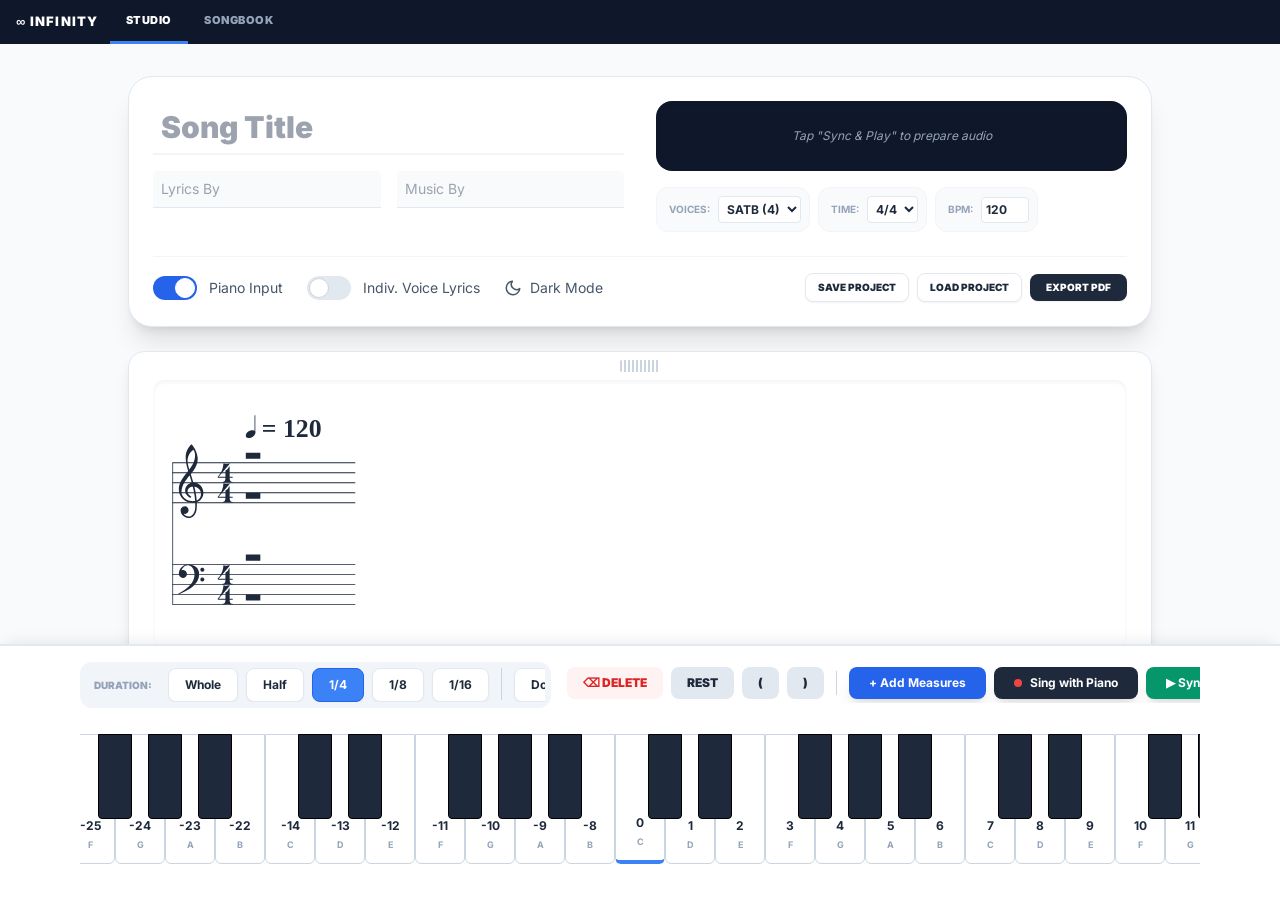
<file: old version/index.html>
<!DOCTYPE html>
<html lang="en">
<head>
    <meta charset="UTF-8">
    <meta name="viewport" content="width=device-width, initial-scale=1.0">
    <title>∞ INFINITY</title>
    <style>
        body {
            margin: 0;
            padding: 0;
            overflow: hidden;
        }
        iframe {
            width: 100vw;
            height: 100vh;
            border: none;
        }
    </style>
</head>
<body>

    <iframe src="Data/index.html"></iframe>

</body>
</html>
</file>
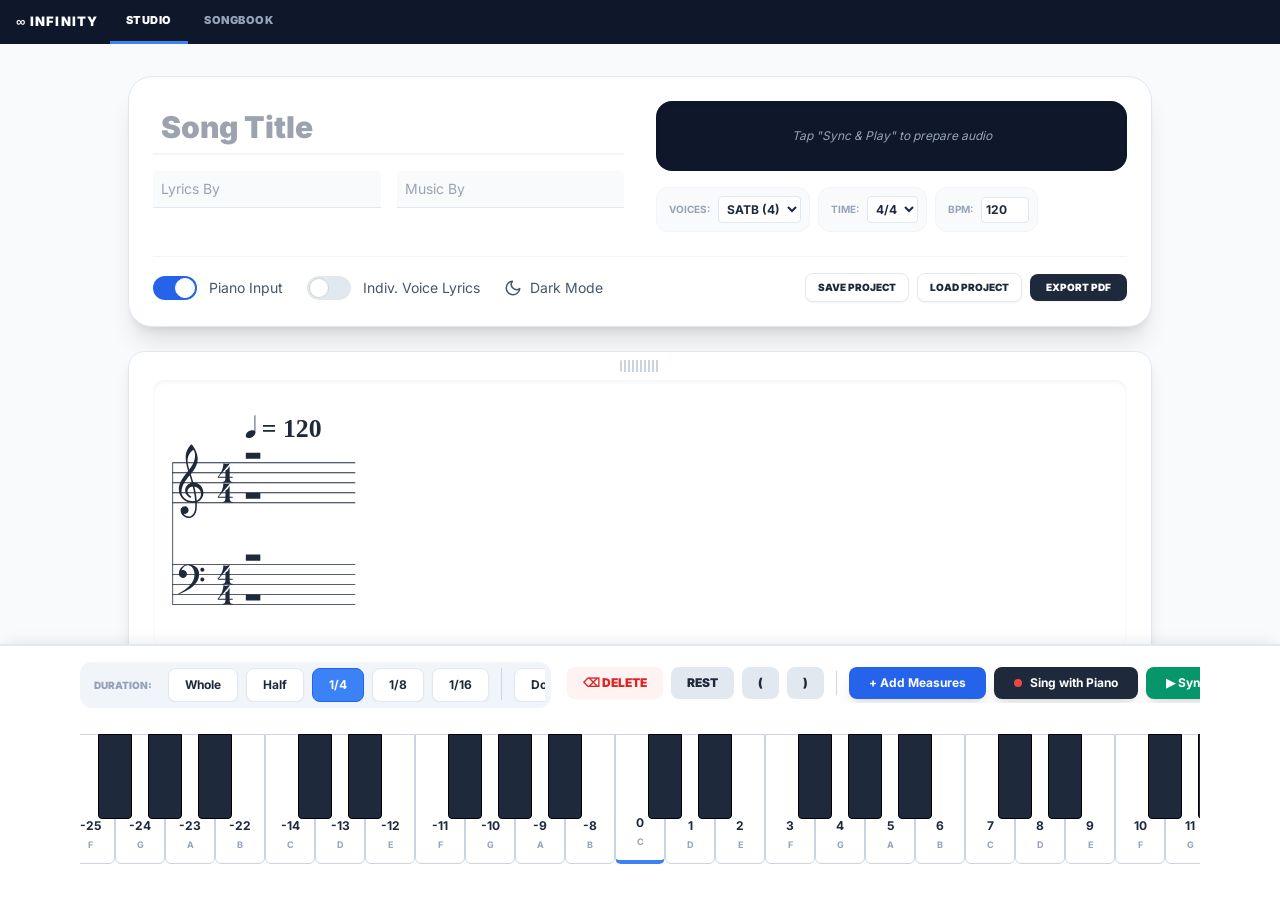
<file: old version/Data/index.html>
<!DOCTYPE html>
<html lang="en">
<head>
    <meta charset="UTF-8">
    <meta name="viewport" content="width=device-width, initial-scale=1.0, maximum-scale=1.0, user-scalable=no">
    <title>Infinity Harmony Studio</title>
    <script src="libs/abcjs-basic-min.js"></script>
    <link rel="stylesheet" href="libs/abcjs-audio.css">
    <script src="libs/tailwind.min.js"></script>
    <link rel="stylesheet" href="libs/inter-font.css">
    <style>
        #app-nav { display:flex; align-items:center; gap:0; background:#0f172a; padding:0 16px; height:44px; flex-shrink:0; z-index:100; }
        #app-nav button { color:#94a3b8; font-size:11px; font-weight:800; text-transform:uppercase; letter-spacing:.05em; padding:0 16px; height:100%; border:none; border-bottom:3px solid transparent; background:none; cursor:pointer; transition:color .15s; }
        #app-nav button.nav-active { color:#fff; border-bottom-color:#3b82f6; }
        #app-nav button:hover:not(.nav-active) { color:#e2e8f0; }
        .nav-logo { color:#fff; font-size:13px; font-weight:900; letter-spacing:.08em; margin-right:12px; }
        #studio-page { display:flex; flex-direction:column; flex:1; overflow:hidden; }
        #studio-page.page-hidden { display:none !important; }
        #songbook-page { display:none; flex:1; overflow-y:auto; background:#f1f5f9; }
        #songbook-page.page-active { display:block; }
        #sb-loader { display:none; position:fixed; inset:0; background:rgba(15,23,42,0.92); backdrop-filter:blur(8px); z-index:9999; flex-direction:column; align-items:center; justify-content:center; color:white; }
        #sb-loader.active { display:flex; }
        @keyframes sb-spin { to { transform:rotate(360deg); } }
        .sb-spinner { width:56px; height:56px; border:4px solid #3b82f6; border-top-color:transparent; border-radius:50%; animation:sb-spin .8s linear infinite; margin-bottom:24px; }
        .sb-song-title { font-family:'Inter',sans-serif; font-size:36pt; font-weight:900; text-align:center; border-bottom:2pt solid black; margin-bottom:20pt; padding-bottom:5pt; }
    </style>
    <style id="main-styles">
        
        body { 
            background: #f8fafc; 
            font-family: 'Inter', sans-serif; 
            color: #1e293b; 
            height: 100vh; 
            width: 100vw; 
            overflow: hidden; 
            display: flex;
            flex-direction: column;
            transition: background-color 0.3s, color 0.3s;
        }

        /* Dark Mode Classes */
        body.dark-mode { background: #0f172a; color: #f1f5f9; }
        .dark-mode .bg-white { background-color: #1e293b !important; color: #f1f5f9; }
        .dark-mode .bg-slate-50 { background-color: #0f172a !important; }
        .dark-mode .bg-slate-100 { background-color: #334155 !important; }
        .dark-mode .border-slate-200 { border-color: #334155 !important; }
        .dark-mode .text-slate-400 { color: #94a3b8 !important; }
        .dark-mode .text-slate-600 { color: #cbd5e1 !important; }
        .dark-mode .line-paper { background: #1e293b; box-shadow: inset 0 2px 4px 0 rgba(0, 0, 0, 0.3); }
        .dark-mode .abcjs-note { fill: #f1f5f9 !important; }
        .dark-mode .abcjs-staff { stroke: #94a3b8 !important; }
        .dark-mode .abcjs-beam { fill: #f1f5f9 !important; }
        .dark-mode .abcjs-lyrics { fill: #cbd5e1 !important; }
        .dark-mode input, .dark-mode select, .dark-mode textarea { background-color: #334155 !important; color: #f1f5f9 !important; border-color: #475569 !important; }
        .dark-mode .key-white { background: #e2e8f0; border-color: #94a3b8; color: #1e293b; }

        .line-paper { 
            background: white; 
            border-radius: 0.75rem; 
            padding: 1.5rem; 
            box-shadow: inset 0 2px 4px 0 rgba(0, 0, 0, 0.05); 
            min-height: 140px; 
            transition: height 0.2s; 
        }
        
        .abcjs-audio-container { background: transparent !important; border: none !important; padding: 0 !important; width: 100%; }
        .abcjs-btn { fill: #ffffff !important; width: 28px; height: 28px; cursor: pointer; padding: 4px; transition: opacity 0.2s; }
        .abcjs-btn:hover { opacity: 0.8; }
        .abcjs-audio-progress-background { background-color: #334155 !important; height: 6px; border-radius: 3px; flex: 1; margin: 0 10px; cursor: pointer; position: relative; }
        .abcjs-audio-progress-bar { background-color: #3b82f6 !important; height: 100%; border-radius: 3px; width: 0; }
        .abcjs-audio-clock { color: #94a3b8 !important; font-family: monospace; font-size: 12px; min-width: 40px; text-align: center; }
        
        .horizontal-scroll { overflow-x: auto; white-space: nowrap; display: flex; scrollbar-width: none; }
        .horizontal-scroll::-webkit-scrollbar { display: none; }

        .piano-scroll { 
            overflow-x: auto; 
            white-space: nowrap; 
            display: flex; 
            padding: 10px 0 20px 0; 
            scrollbar-width: thin; 
            scrollbar-color: #cbd5e1 transparent; 
            -webkit-overflow-scrolling: touch; 
        }
        .piano-scroll::-webkit-scrollbar { height: 6px; }
        .piano-scroll::-webkit-scrollbar-thumb { background: #cbd5e1; border-radius: 10px; }

        .key-white { background: white; border: 1px solid #cbd5e1; height: 130px; min-width: 50px; border-radius: 0 0 6px 6px; display: flex; align-items: flex-end; justify-content: center; padding-bottom: 8px; transition: background 0.1s; position: relative; z-index: 1; cursor: pointer; user-select: none; }
        .key-white:active { background: #f1f5f9; transform: translateY(2px); }
        .key-white.middle-c { border-bottom: 4px solid #3b82f6; color: #3b82f6; }

        .key-black { background: #1e293b; height: 85px; min-width: 34px; margin-left: -17px; margin-right: -17px; z-index: 10; border-radius: 0 0 4px 4px; transition: background 0.1s; cursor: pointer; user-select: none; border: 1px solid #000; }
        .key-black:active { background: #000; transform: translateY(2px); }

        .dur-btn.active { background-color: #3b82f6 !important; color: white !important; border-color: #2563eb !important; }
        .dot-btn.active { background-color: #8b5cf6 !important; color: white !important; border-color: #7c3aed !important; }
        .record-btn.active { background-color: #ef4444 !important; color: white !important; border-color: #dc2626 !important; animation: pulse 1.5s infinite; }
        @keyframes pulse { 0% { opacity: 1; } 50% { opacity: 0.6; } 100% { opacity: 1; } }

        
        .voice-input:focus, .lyrics-textarea:focus { border-color: #3b82f6; background: white; box-shadow: 0 0 0 1px #3b82f6; }
        .voice-input[readonly] { cursor: default; }

        /* Drag and Drop Styles */
        .drag-handle { cursor: grab; background: repeating-linear-gradient(90deg, #cbd5e1, #cbd5e1 2px, transparent 2px, transparent 4px); height: 12px; width: 40px; margin: 0 auto 8px auto; border-radius: 2px; }
        .drag-handle:active { cursor: grabbing; }
        .section-card.dragging { opacity: 0.5; border: 2px dashed #3b82f6; }

        @media print {
            @page { margin: 1cm; }
            body { background: white !important; display: block !important; height: auto !important; width: auto !important; overflow: visible !important; }
            .no-print { display: none !important; }
            .section-card { break-inside: avoid; border: none !important; box-shadow: none !important; padding: 0 !important; margin-bottom: 2rem !important; }
            .line-paper { padding: 0 !important; }
        }
    </style>
</head>
<body ondragover="handleGlobalDragOver(event)">

    <nav id="app-nav">
    <span class="nav-logo">∞ INFINITY</span>
    <button class="nav-active" onclick="switchPage('studio')">Studio</button>
    <button onclick="switchPage('songbook')">Songbook</button>
</nav>

<div id="studio-page">
<div id="scroll-container" class="flex-1 overflow-y-auto p-4 md:p-8 bg-slate-50 w-full">
        <div class="max-w-5xl mx-auto space-y-6 pb-12" id="printable-area">
            
            <div class="bg-white p-6 rounded-3xl shadow-xl border border-slate-200" id="main-header">
                <div class="grid grid-cols-1 lg:grid-cols-2 gap-8">
                    <div class="space-y-4">
                        <input type="text" id="songTitle" placeholder="Song Title" class="w-full text-3xl font-black border-b-2 border-slate-100 focus:border-blue-500 outline-none p-2 bg-transparent">
                        <div class="grid grid-cols-2 gap-4">
                            <input type="text" id="lyricWriter" placeholder="Lyrics By" class="bg-slate-50 border-b border-slate-200 p-2 text-sm outline-none rounded-t">
                            <input type="text" id="musicWriter" placeholder="Music By" class="bg-slate-50 border-b border-slate-200 p-2 text-sm outline-none rounded-t">
                        </div>
                    </div>
                    
                    <div class="flex flex-col gap-4 no-print">
                        <div class="bg-slate-900 rounded-2xl p-4 min-h-[70px] flex items-center shadow-inner relative overflow-hidden">
                            <div id="audio-controls" class="w-full">
                                <div class="text-slate-400 text-xs italic text-center">Tap "Sync & Play" to prepare audio</div>
                            </div>
                        </div>
                        <div class="flex flex-wrap gap-2">
                            <div class="bg-slate-50 p-2 rounded-xl border border-slate-100 flex items-center gap-2">
                                <span class="text-[10px] font-bold text-slate-400 uppercase ml-1">Voices:</span>
                                <select id="harmonyParts" onchange="updateAllLines()" class="text-xs font-bold bg-white border border-slate-200 rounded p-1 outline-none">
                                    <option value="1">Solo</option>
                                    <option value="2">Duet</option>
                                    <option value="3">Trio</option>
                                    <option value="4" selected>SATB (4)</option>
                                </select>
                            </div>
                            <div class="bg-slate-50 p-2 rounded-xl border border-slate-100 flex items-center gap-2">
                                <span class="text-[10px] font-bold text-slate-400 uppercase ml-1">Time:</span>
                                <select id="timeSig" onchange="updateAllLines()" class="text-xs font-bold bg-white border border-slate-200 rounded p-1 outline-none">
                                    <option value="4/4">4/4</option>
                                    <option value="3/4">3/4</option>
                                    <option value="2/4">2/4</option>
                                    <option value="6/8">6/8</option>
                                </select>
                            </div>
                            <div class="bg-slate-50 p-2 rounded-xl border border-slate-100 flex items-center gap-2">
                                <span class="text-[10px] font-bold text-slate-400 uppercase ml-1">BPM:</span>
                                <input type="number" id="tempoBpm" value="120" min="40" max="300" class="w-12 text-xs font-bold bg-white border border-slate-200 rounded p-1 outline-none">
                            </div>
                        </div>
                    </div>
                </div>
                
                <div class="mt-6 pt-4 border-t border-slate-100 flex flex-wrap items-center justify-between gap-4 no-print">
                    <div class="flex flex-wrap items-center gap-6">
                        <label class="relative inline-flex items-center cursor-pointer">
                            <input type="checkbox" id="keyboardToggle" class="sr-only peer" checked onchange="toggleInputMode()">
                            <div class="w-11 h-6 bg-slate-200 rounded-full peer peer-checked:after:translate-x-full peer-checked:after:border-white after:content-[''] after:absolute after:top-[2px] after:left-[2px] after:bg-white after:border-gray-300 after:border after:rounded-full after:h-5 after:w-5 after:transition-all peer-checked:bg-blue-600"></div>
                            <span class="ml-3 text-sm font-medium text-slate-600">Piano Input</span>
                        </label>
                        <label class="relative inline-flex items-center cursor-pointer">
                            <input type="checkbox" id="multiVoiceLyrics" class="sr-only peer" onchange="updateAllLines()">
                            <div class="w-11 h-6 bg-slate-200 rounded-full peer peer-checked:after:translate-x-full peer-checked:after:border-white after:content-[''] after:absolute after:top-[2px] after:left-[2px] after:bg-white after:border-gray-300 after:border after:rounded-full after:h-5 after:w-5 after:transition-all peer-checked:bg-emerald-600"></div>
                            <span class="ml-3 text-sm font-medium text-slate-600">Indiv. Voice Lyrics</span>
                        </label>
                        <button onclick="toggleDarkMode()" class="flex items-center gap-2 text-sm font-medium text-slate-600 hover:text-blue-600 transition-colors">
                            <svg id="dark-icon" xmlns="http://www.w3.org/2000/svg" width="18" height="18" viewBox="0 0 24 24" fill="none" stroke="currentColor" stroke-width="2" stroke-linecap="round" stroke-linejoin="round"><path d="M21 12.79A9 9 0 1 1 11.21 3 7 7 0 0 0 21 12.79z"></path></svg>
                            <span id="dark-text">Dark Mode</span>
                        </button>
                    </div>
                    
                    <div class="flex items-center gap-2">
                        <button onclick="downloadBackup()" class="text-[10px] font-black uppercase bg-white px-3 py-1.5 rounded-lg border border-slate-200 hover:bg-slate-50 shadow-sm transition-all">Save Project</button>
                        <button onclick="document.getElementById('uploadInput').click()" class="text-[10px] font-black uppercase bg-white px-3 py-1.5 rounded-lg border border-slate-200 hover:bg-slate-50 shadow-sm transition-all">Load Project</button>
                        <input type="file" id="uploadInput" class="hidden" accept=".txt,.json" onchange="uploadBackup(event)">
                        <button onclick="generatePrintWindow()" class="text-[10px] font-black uppercase bg-slate-800 text-white px-4 py-1.5 rounded-lg hover:bg-black shadow-sm transition-all">Export PDF</button>
                    </div>
                </div>
            </div>

            <div id="editor-container" class="space-y-4"></div>
        </div>
    </div>

    <!-- BOTTOM CONTROL PANEL -->
    <div class="shrink-0 w-full bg-white border-t-2 border-slate-200 shadow-[0_-5px_15px_-5px_rgba(0,0,0,0.1)] z-50 no-print">
        <div class="max-w-6xl mx-auto p-4 flex flex-col gap-4">
            
            <div class="flex flex-col md:flex-row md:items-center justify-between gap-4">
                <div class="flex items-center gap-2 bg-slate-100 p-1.5 rounded-xl overflow-hidden">
                    <span class="text-[10px] font-black uppercase text-slate-400 px-2 shrink-0">Duration:</span>
                    <div class="horizontal-scroll gap-2 pr-2">
                        <button onclick="setDuration(4, this)" class="dur-btn px-4 py-2 rounded-lg font-bold text-xs bg-white shadow-sm border border-slate-200 shrink-0">Whole</button>
                        <button onclick="setDuration(2, this)" class="dur-btn px-4 py-2 rounded-lg font-bold text-xs bg-white shadow-sm border border-slate-200 shrink-0">Half</button>
                        <button onclick="setDuration(1, this)" class="dur-btn active px-4 py-2 rounded-lg font-bold text-xs bg-white shadow-sm border border-slate-200 shrink-0">1/4</button>
                        <button onclick="setDuration(0.5, this)" class="dur-btn px-4 py-2 rounded-lg font-bold text-xs bg-white shadow-sm border border-slate-200 shrink-0">1/8</button>
                        <button onclick="setDuration(0.25, this)" class="dur-btn px-4 py-2 rounded-lg font-bold text-xs bg-white shadow-sm border border-slate-200 shrink-0">1/16</button>
                        <div class="h-8 w-px bg-slate-300 mx-1 shrink-0"></div>
                        <button id="dot-toggle" onclick="toggleDot(this)" class="dot-btn px-4 py-2 rounded-lg font-bold text-xs bg-white shadow-sm border border-slate-200 shrink-0">Dot (.)</button>
                    </div>
                </div>

                <div class="flex items-center gap-2 horizontal-scroll pb-1">
                    <button onclick="handleBackspace()" class="bg-red-50 text-red-600 hover:bg-red-100 px-4 py-2 rounded-lg font-black text-xs uppercase shrink-0">⌫ Delete</button>
                    <button onclick="addSpecial('z')" class="bg-slate-200 hover:bg-slate-300 px-4 py-2 rounded-lg font-black text-xs uppercase shrink-0">Rest</button>
                    <button onclick="addSpecial('slur_start')" class="bg-slate-200 hover:bg-slate-300 px-4 py-2 rounded-lg font-black text-xs uppercase shrink-0">(</button>
                    <button onclick="addSpecial('slur_end')" class="bg-slate-200 hover:bg-slate-300 px-4 py-2 rounded-lg font-black text-xs uppercase shrink-0">)</button>
                    <div class="h-6 w-px bg-slate-300 mx-1 shrink-0"></div>
                    <button onclick="createLine()" class="bg-blue-600 text-white px-5 py-2 rounded-lg font-bold text-xs shadow-lg shrink-0 hover:bg-blue-700">+ Add Measures</button>
                    <button onclick="toggleRecording(this)" id="recordBtn" class="bg-slate-800 text-white px-5 py-2 rounded-lg font-bold text-xs shadow-lg shrink-0 hover:bg-black flex items-center gap-2"><span class="w-2 h-2 bg-red-500 rounded-full"></span> Sing with Piano</button>
                    <button onclick="playSong()" id="syncBtn" class="bg-emerald-600 text-white px-5 py-2 rounded-lg font-bold text-xs shadow-lg shrink-0 hover:bg-emerald-700">▶ Sync & Play</button>
                </div>
            </div>

            <div class="piano-scroll scrollbar-hide" id="piano-container"></div>
        </div>
    </div>

</div><!-- end #studio-page -->

<!-- SONGBOOK LOADER -->
<div id="sb-loader">
    <div class="sb-spinner"></div>
    <p class="font-bold text-3xl mb-2">Generating Songbook...</p>
    <p id="sb-loader-status" class="text-slate-400 text-center px-8 text-lg">Drawing notation...</p>
</div>

<!-- SONGBOOK PAGE -->
<div id="songbook-page">
    <div style="max-width:800px; margin:0 auto; padding:40px 20px;">
        <header class="text-center mb-12">
            <h1 class="text-5xl font-black text-slate-900 tracking-tight mb-2">Infinity Songbook</h1>
            <p class="text-slate-500 font-medium text-xl">Music Library Viewer</p>
        </header>
        <div class="bg-white rounded-3xl p-10 border-2 border-dashed border-slate-300 hover:border-blue-500 transition-all text-center mb-10 shadow-sm">
            <div class="w-20 h-20 bg-blue-50 text-blue-600 rounded-3xl flex items-center justify-center mx-auto mb-6">
                <svg xmlns="http://www.w3.org/2000/svg" width="40" height="40" fill="none" stroke="currentColor" stroke-width="2.5" stroke-linecap="round" stroke-linejoin="round"><path d="M21 15v4a2 2 0 0 1-2 2H5a2 2 0 0 1-2-2v-4"/><polyline points="17 8 12 3 7 8"/><line x1="12" y1="3" x2="12" y2="15"/></svg>
            </div>
            <h3 class="text-2xl font-bold text-slate-800 mb-2">Import Project Files</h3>
            <div class="flex flex-wrap justify-center gap-4 pt-4">
                <button onclick="sbTrigger('files')" class="bg-slate-900 text-white px-10 py-4 rounded-2xl font-bold hover:bg-black transition-all shadow-lg">Add Files</button>
                <button onclick="sbTrigger('folder')" class="bg-white border-2 border-slate-200 text-slate-700 px-10 py-4 rounded-2xl font-bold hover:bg-slate-50 transition-all">Add Folder</button>
            </div>
            <input type="file" id="sb-fileInput" multiple accept=".json,.txt,.abc" class="hidden" onchange="sbHandleFiles(this.files)">
            <input type="file" id="sb-folderInput" webkitdirectory directory class="hidden" onchange="sbHandleFiles(this.files)">
        </div>
        <div id="sb-library-section" class="hidden space-y-6">
            <div class="flex items-center justify-between border-b-2 border-slate-200 pb-6">
                <h2 class="text-2xl font-black text-slate-800">Library (<span id="sb-song-count">0</span>)</h2>
                <button onclick="sbGeneratePrint()" class="bg-blue-600 text-white px-8 py-4 rounded-2xl font-bold shadow-lg hover:bg-blue-700 transition-all">Print Songbook PDF</button>
            </div>
            <div id="sb-song-list" class="grid grid-cols-1 gap-3"></div>
        </div>
    </div>
</div>

    <script>
        let lineCount = 0;
        let selectedDuration = 1; 
        let isDotted = false;
        let lastFocusedInput = null;
        let synthControl;
        let audioCtx;
        let isDarkMode = false;
        let draggedElement = null;
        let isRecording = false;
        let lastKeyPressTime = 0;


        const SAVE_KEY = "harmony_studio_draft_v6_drag";
        const LAST_ACTIVITY_KEY = "harmony_studio_last_activity";
        const THIRTY_DAYS_MS = 30 * 24 * 60 * 60 * 1000;

        // --- Drag and Drop Logic ---
        function setupDragEvents(el) {
            el.addEventListener('dragstart', (e) => {
                if (!e.target.classList.contains('drag-handle')) {
                    e.preventDefault();
                    return;
                }
                draggedElement = el;
                setTimeout(() => el.classList.add('dragging'), 0);
            });

            el.addEventListener('dragend', () => {
                el.classList.remove('dragging');
                draggedElement = null;
                renderAllPreviews();
                saveToStorage();
            });
        }

        function handleGlobalDragOver(e) {
            e.preventDefault();
            const container = document.getElementById('editor-container');
            const afterElement = getDragAfterElement(container, e.clientY);
            if (draggedElement) {
                if (afterElement == null) {
                    container.appendChild(draggedElement);
                } else {
                    container.insertBefore(draggedElement, afterElement);
                }
            }
        }

        function getDragAfterElement(container, y) {
            const draggableElements = [...container.querySelectorAll('.section-card:not(.dragging)')];
            return draggableElements.reduce((closest, child) => {
                const box = child.getBoundingClientRect();
                const offset = y - box.top - box.height / 2;
                if (offset < 0 && offset > closest.offset) {
                    return { offset: offset, element: child };
                } else {
                    return closest;
                }
            }, { offset: Number.NEGATIVE_INFINITY }).element;
        }

        // --- Rhythm Logic for Automatic Bars ---
        function getTimeSigBeats() {
            const sig = document.getElementById('timeSig').value || "4/4";
            const parts = sig.split('/');
            const num = parseInt(parts[0]);
            const den = parseInt(parts[1]);
            // Convert to beats (where 1/4 note = 1 beat)
            return num * (4 / den);
        }

        function parseDuration(token) {
            if (!token) return 0;
            // Remove pitch info to get duration part
            const durPart = token.replace(/^[\^_]?[A-Ga-gz,']+/, '');
            if (!durPart) return 1; // Default is 1/4 note = 1 beat
            if (durPart === '4') return 4;
            if (durPart === '2') return 2;
            if (durPart === '/2') return 0.5;
            if (durPart === '/4') return 0.25;
            if (durPart === '6') return 6;
            if (durPart === '3') return 3;
            if (durPart === '3/2') return 1.5;
            if (durPart === '3/4') return 0.75;
            if (durPart === '3/8') return 0.375;
            
            // Fallback for custom fractions like /8 or 2/3 etc
            try {
                if (durPart.includes('/')) {
                    const [n, d] = durPart.split('/').map(x => x === '' ? 1 : parseFloat(x));
                    return n / d;
                }
                return parseFloat(durPart) || 1;
            } catch(e) { return 1; }
        }

        function applyAutoBarLines(allVoicesData) {
            const beatsPerMeasure = getTimeSigBeats();
            const partsCount = parseInt(document.getElementById('harmonyParts').value);
            
            // Track accumulated beats for each voice across all sections
            let voiceAccumulators = Array(partsCount).fill(0);
            
            return allVoicesData.map(section => {
                let processedVoices = [];
                for (let v = 0; v < partsCount; v++) {
                    const rawText = section[v] || "";
                    const tokens = rawText.split(/\s+/).filter(t => t.length > 0);
                    let resultTokens = [];
                    
                    tokens.forEach(token => {
                        // Skip manual bar lines so we can re-calculate
                        if (token === '|') return;
                        
                        const dur = parseDuration(token);
                        voiceAccumulators[v] += dur;
                        resultTokens.push(token);
                        
                        // If we hit or exceed the measure boundary
                        // We use a small epsilon for float precision
                        if (voiceAccumulators[v] >= beatsPerMeasure - 0.001) {
                            resultTokens.push('|');
                            voiceAccumulators[v] -= beatsPerMeasure;
                            // Reset just in case of slight precision drift
                            if (voiceAccumulators[v] < 0.01) voiceAccumulators[v] = 0;
                        }
                    });
                    processedVoices.push(resultTokens.join(' '));
                }
                return processedVoices;
            });
        }

        // --- Core Application Logic ---
        function checkExpiryAndLoad() {
            const lastActivity = localStorage.getItem(LAST_ACTIVITY_KEY);
            const now = Date.now();
            if (lastActivity && (now - parseInt(lastActivity) > THIRTY_DAYS_MS)) {
                localStorage.removeItem(SAVE_KEY);
            } else {
                loadFromStorage();
            }
            localStorage.setItem(LAST_ACTIVITY_KEY, now.toString());
        }

        function saveToStorage() {
            const container = document.getElementById('editor-container');
            if (!container) return;
            const musicData = [];
            container.querySelectorAll('.section-card').forEach(sec => {
                let voices = [];
                sec.querySelectorAll('.voice-input').forEach(inp => voices.push(inp.value));
                let lyrics = [];
                sec.querySelectorAll('.lyrics-textarea').forEach(tx => lyrics.push(tx.value));
                musicData.push({ voices, lyrics });
            });
            const draft = {
                title: document.getElementById('songTitle').value,
                lyricsBy: document.getElementById('lyricWriter').value,
                musicBy: document.getElementById('musicWriter').value,
                voices: document.getElementById('harmonyParts').value,
                multiVoiceLyrics: document.getElementById('multiVoiceLyrics').checked,
                timeSignature: document.getElementById('timeSig').value,
                bpm: document.getElementById('tempoBpm').value,
                music: musicData,
                timestamp: Date.now()
            };
            localStorage.setItem(SAVE_KEY, JSON.stringify(draft));
        }

        function loadFromStorage() {
            const saved = localStorage.getItem(SAVE_KEY);
            if (!saved) return;
            try {
                const data = JSON.parse(saved);
                applyProjectData(data);
            } catch(e) { console.error("Auto-load failed", e); }
        }

        function applyProjectData(data) {
            document.getElementById('songTitle').value = data.title || "";
            document.getElementById('lyricWriter').value = data.lyricsBy || "";
            document.getElementById('musicWriter').value = data.musicBy || "";
            document.getElementById('harmonyParts').value = data.voices || "4";
            document.getElementById('multiVoiceLyrics').checked = !!data.multiVoiceLyrics;
            document.getElementById('timeSig').value = data.timeSignature || "4/4";
            document.getElementById('tempoBpm').value = data.bpm || "120";
            
            const container = document.getElementById('editor-container');
            container.innerHTML = '';
            lineCount = 0;
            if (data.music && Array.isArray(data.music)) {
                data.music.forEach(mObj => {
                    createLine();
                    const inputs = container.lastElementChild.querySelectorAll('.voice-input');
                    const lyricTxs = container.lastElementChild.querySelectorAll('.lyrics-textarea');
                    const voices = mObj.voices || [];
                    const lyrics = Array.isArray(mObj.lyrics) ? mObj.lyrics : [mObj.lyrics || ""];
                    voices.forEach((val, idx) => { if(inputs[idx]) inputs[idx].value = val; });
                    lyrics.forEach((val, idx) => { if(lyricTxs[idx]) lyricTxs[idx].value = val; });
                });
                renderAllPreviews();
            }
        }

        function toggleDarkMode() {
            isDarkMode = !isDarkMode;
            document.body.classList.toggle('dark-mode', isDarkMode);
            const icon = document.getElementById('dark-icon');
            const text = document.getElementById('dark-text');
            if (isDarkMode) {
                icon.innerHTML = '<circle cx="12" cy="12" r="5"></circle><line x1="12" y1="1" x2="12" y2="3"></line><line x1="12" y1="21" x2="12" y2="23"></line><line x1="4.22" y1="4.22" x2="5.64" y2="5.64"></line><line x1="18.36" y1="18.36" x2="19.78" y2="19.78"></line><line x1="1" y1="12" x2="3" y2="12"></line><line x1="21" y1="12" x2="23" y2="12"></line><line x1="4.22" y1="19.78" x2="5.64" y2="18.36"></line><line x1="18.36" y1="5.64" x2="19.78" y2="4.22"></line>';
                text.innerText = "Light Mode";
            } else {
                icon.innerHTML = '<path d="M21 12.79A9 9 0 1 1 11.21 3 7 7 0 0 0 21 12.79z"></path>';
                text.innerText = "Dark Mode";
            }
            renderAllPreviews();
        }

        function initAudio() {
            if (!audioCtx) audioCtx = new (window.AudioContext || window.webkitAudioContext)();
            if (audioCtx.state === 'suspended') audioCtx.resume();
        }

        function playEditTone(abc) {
            if (!abc || abc === 'z') return;
            initAudio();
        
            const getMidiNote = (a) => {
                const map = { 'C': 0, 'D': 2, 'E': 4, 'F': 5, 'G': 7, 'A': 9, 'B': 11 };
                // Extract the base letter (C, d, etc.)
                let baseLetter = a.replace(/[\^,_']/g, '');
                let note = map[baseLetter.toUpperCase()];
                
                // Determine octave base
                // ABC notation: C is middle, c is octave up, C, is octave down
                let octave = (baseLetter === baseLetter.toUpperCase()) ? 4 : 5;
                
                // Adjust for commas (down) and apostrophes (up)
                const downs = (a.match(/,/g) || []).length;
                const ups = (a.match(/'/g) || []).length;
                octave = octave - downs + ups;
        
                // Combine for MIDI number (Middle C/C4 = 60)
                let midi = (octave + 1) * 12 + note;
        
                // Apply accidentals
                if (a.includes('^')) midi += 1;
                if (a.includes('_')) midi -= 1;
                
                return midi;
            };
        
            const midiNote = getMidiNote(abc);
            const freq = 440 * Math.pow(2, (midiNote - 69) / 12);
        
            const osc = audioCtx.createOscillator();
            const gain = audioCtx.createGain();
            
            // Using 'triangle' for a softer, more piano-like tone than 'sine'
            osc.type = 'triangle';
            osc.frequency.setValueAtTime(freq, audioCtx.currentTime);
            
            gain.gain.setValueAtTime(0.15, audioCtx.currentTime);
            gain.gain.exponentialRampToValueAtTime(0.001, audioCtx.currentTime + 0.4);
            
            osc.connect(gain);
            gain.connect(audioCtx.destination);
            
            osc.start();
            osc.stop(audioCtx.currentTime + 0.4);
        }

        function generateKeyboard() {
            const container = document.getElementById('piano-container');
            container.innerHTML = '';
            const scale = ["C", "D", "E", "F", "G", "A", "B"];
            
            // Defined range from C,, (Very Low) to c'' (Very High)
            const octs = [
                { s: ',,', labelOff: -28 }, 
                { s: ',', labelOff: -14 }, 
                { s: '', labelOff: 0 },    // UPPER CASE: Middle Octave
                { s: 'lower', labelOff: 7 }, // lower case: Octave +1
                { s: "'", labelOff: 14 }, 
                { s: "''", labelOff: 21 }
            ];
        
            octs.forEach((oct) => {
                scale.forEach((noteName, sIdx) => {
                    const labelValue = oct.labelOff + sIdx;
                    let abc = "";
            
                    // Construct correct ABC string for the octave
                    if (oct.s === 'lower') abc = noteName.toLowerCase();
                    else if (oct.s === "'") abc = noteName.toLowerCase() + "'";
                    else if (oct.s === "''") abc = noteName.toLowerCase() + "''";
                    else abc = noteName + oct.s;
        
                    const wKey = document.createElement('button');
                    wKey.className = `key-white ${labelValue === 0 ? 'middle-c' : ''}`;
                    wKey.innerHTML = `<div class="flex flex-col items-center justify-end h-full pb-1 pointer-events-none gap-1">
                                        <span class="text-xs font-bold text-slate-800">${labelValue}</span>
                                        <span class="text-[9px] text-slate-400 font-bold">${noteName}</span>
                                      </div>`;
                    wKey.onclick = () => addNote(abc);
                    container.appendChild(wKey);
        
                    if (noteName !== "E" && noteName !== "B") {
                        const bKey = document.createElement('button');
                        bKey.className = 'key-black';
                        bKey.onclick = () => addNote("^" + abc);
                        container.appendChild(bKey);
                    }
                });
            });
            setTimeout(() => document.querySelector('.middle-c')?.scrollIntoView({ behavior: 'instant', block: 'nearest', inline: 'center' }), 100);
        }

        function setDuration(val, btn) {
            selectedDuration = val;
            document.querySelectorAll('.dur-btn').forEach(b => b.classList.remove('active'));
            btn.classList.add('active');
        }

        
        function toggleRecording(btn) {
            isRecording = !isRecording;
            if (isRecording) {
                btn.classList.add('active');
                btn.innerHTML = '<span class="w-2 h-2 bg-white rounded-full"></span> Recording...';
                lastKeyPressTime = performance.now();
                initAudio();
            } else {
                btn.classList.remove('active');
                btn.innerHTML = '<span class="w-2 h-2 bg-red-500 rounded-full"></span> Sing with Piano';
                lastKeyPressTime = 0;
            }
        }

        function getClosestABCLength(durationInBeats) {
            const lengths = [
                { val: 4, str: "4" },
                { val: 6, str: "6" },
                { val: 2, str: "2" },
                { val: 3, str: "3" },
                { val: 1, str: "" },
                { val: 1.5, str: "3/2" },
                { val: 0.5, str: "/2" },
                { val: 0.75, str: "3/4" },
                { val: 0.25, str: "/4" },
                { val: 0.375, str: "3/8" }
            ];
            let closest = lengths[0];
            let minDiff = Math.abs(durationInBeats - closest.val);
            for (let i = 1; i < lengths.length; i++) {
                let diff = Math.abs(durationInBeats - lengths[i].val);
                if (diff < minDiff) {
                    minDiff = diff;
                    closest = lengths[i];
                }
            }
            return closest.str;
        }

        function toggleDot(btn) {
            isDotted = !isDotted;
            btn.classList.toggle('active', isDotted);
        }

        
        function addNote(abc) {
            if (!lastFocusedInput || lastFocusedInput.classList.contains('lyrics-textarea')) return;
            playEditTone(abc);
            
            let durStr = "";
            if (isRecording && lastKeyPressTime > 0) {
                const now = performance.now();
                const bpm = parseFloat(document.getElementById('tempoBpm').value) || 120;
                const msPerBeat = 60000 / bpm;
                const durationInBeats = (now - lastKeyPressTime) / msPerBeat;
                
                durStr = getClosestABCLength(durationInBeats);
                lastKeyPressTime = now;
            } else {
                if (selectedDuration === 4) durStr = "4";
                else if (selectedDuration === 2) durStr = "2";
                else if (selectedDuration === 1) durStr = "";
                else if (selectedDuration === 0.5) durStr = "/2";
                else if (selectedDuration === 0.25) durStr = "/4";
                if (isDotted) {
                    if (selectedDuration === 4) durStr = "6";
                    else if (selectedDuration === 2) durStr = "3";
                    else if (selectedDuration === 1) durStr = "3/2";
                    else if (selectedDuration === 0.5) durStr = "3/4";
                    else if (selectedDuration === 0.25) durStr = "3/8";
                }
                if (isRecording) lastKeyPressTime = performance.now();
            }
            
            const currentVal = lastFocusedInput.value.trim();
            lastFocusedInput.value = (currentVal + " " + abc + durStr).trim();
            lastFocusedInput.dispatchEvent(new Event('input'));
        }

        function handleBackspace() {
            if (!lastFocusedInput) return;
            const tokens = lastFocusedInput.value.trim().split(/\s+/);
            tokens.pop();
            lastFocusedInput.value = tokens.join(" ");
            lastFocusedInput.dispatchEvent(new Event('input'));
        }

        function addSpecial(type) {
            if (!lastFocusedInput || lastFocusedInput.classList.contains('lyrics-textarea')) return;
            let token = "";
            if (type === 'z') { addNote('z'); return; }
            else if (type === 'slur_start') token = "(";
            else if (type === 'slur_end') token = ")";
            lastFocusedInput.value = (lastFocusedInput.value.trim() + " " + token).trim();
            lastFocusedInput.dispatchEvent(new Event('input'));
        }

        function toggleInputMode() {
            const isVirtual = document.getElementById('keyboardToggle').checked;
            document.querySelectorAll('.voice-input').forEach(input => isVirtual ? input.setAttribute('readOnly', 'true') : input.removeAttribute('readOnly'));
        }

        function createLine() {
            lineCount++;
            const id = lineCount;
            const div = document.createElement('div');
            div.className = "section-card bg-white p-6 pt-2 rounded-2xl shadow-lg border border-slate-200 relative group transition-all";
            div.id = `line-wrapper-${id}`;
            div.draggable = true;
            setupDragEvents(div);
            
            const numParts = parseInt(document.getElementById('harmonyParts').value);
            const multiLyric = document.getElementById('multiVoiceLyrics').checked;
            const partNames = ['Soprano', 'Alto', 'Tenor', 'Bass'];
            const colors = ['border-blue-400', 'border-amber-400', 'border-emerald-400', 'border-rose-400'];
            
            let inputsHtml = `<div class="grid gap-4 mb-4 md:grid-cols-2">`;
            for(let i=0; i<numParts; i++) {
                inputsHtml += `<div class="flex flex-col">
                    <label class="text-[10px] font-black uppercase text-slate-400 mb-1 ml-1">${partNames[i]}</label>
                    <input type="text" data-voice="v${i+1}" onfocus="lastFocusedInput = this" class="voice-input w-full p-3 bg-slate-50 border-l-4 ${colors[i]} outline-none rounded-r-xl font-mono text-sm transition-colors" placeholder="Notes...">
                    ${multiLyric ? `<textarea data-lyric="l${i+1}" onfocus="lastFocusedInput = this" class="lyrics-textarea w-full mt-2 p-2 bg-blue-50/20 border border-blue-100 rounded-xl text-[11px] outline-none" placeholder="${partNames[i]} lyrics..."></textarea>` : ''}
                </div>`;
            }
            inputsHtml += `</div>`;
            
            if (!multiLyric) {
                inputsHtml += `<div class="mb-4"><label class="text-[10px] font-black uppercase text-slate-400 mb-1 ml-1">Lyrics (Aligns to Soprano)</label><textarea data-lyric="l1" onfocus="lastFocusedInput = this" class="lyrics-textarea w-full p-3 bg-blue-50/50 border border-blue-100 outline-none rounded-xl text-sm" placeholder="Hap-py birth-day..."></textarea></div>`;
            }

            div.innerHTML = `
                <div class="drag-handle no-print"></div>
                <div id="paper-${id}" class="line-paper mb-4"></div>
                ${inputsHtml}
                <button onclick="this.parentElement.remove(); renderAllPreviews(); saveToStorage();" class="no-print absolute top-3 right-3 text-slate-300 hover:text-red-500 opacity-0 group-hover:opacity-100 transition-opacity font-bold px-2 py-1">✕</button>
            `;
            
            document.getElementById('editor-container').appendChild(div);
            div.querySelectorAll('input, textarea').forEach(el => el.addEventListener('input', () => { renderAllPreviews(); saveToStorage(); }));
            toggleInputMode();
            renderAllPreviews();
        }

        function renderAllPreviews() {
            const time = document.getElementById('timeSig').value;
            const bpm = document.getElementById('tempoBpm').value;
            const partsCount = parseInt(document.getElementById('harmonyParts').value);
            const multiLyric = document.getElementById('multiVoiceLyrics').checked;

            // Gather all raw data in the current visual order
            const sections = Array.from(document.querySelectorAll('.section-card'));
            const rawData = sections.map(sec => {
                let v = [];
                for(let i=1; i<=partsCount; i++) v.push(sec.querySelector(`[data-voice="v${i}"]`)?.value || "");
                return v;
            });

            // Process data to inject automatic bar lines across boundaries
            const processedData = applyAutoBarLines(rawData);

            // Render each section with its processed ABC
            sections.forEach((sec, idx) => {
                const id = sec.id.split('-').pop();
                let score = '';
                if (partsCount === 4) score = '%%score (1 2) (3 4)';
                else if (partsCount === 3) score = '%%score (1 2) 3';
                else if (partsCount === 2) score = '%%score (1 2)';
                
                let abc = `X:${id}\nM:${time}\nL:1/4\nQ:1/4=${bpm}\nK:C\n${score}\n`;
                for(let i=1; i<=partsCount; i++) {
                    const notesVal = processedData[idx][i-1] || "z4";
                    abc += `V:${i} clef=${i <= 2 ? 'treble' : 'bass'}\n${notesVal}\n`;
                    
                    const lyricBox = sec.querySelector(`[data-lyric="l${i}"]`);
                    if (lyricBox) {
                        const lines = lyricBox.value.split('\n');
                        lines.forEach(line => { if (line.trim()) abc += `w: ${line.trim()}\n`; });
                    }
                }
                if(abc && typeof ABCJS !== 'undefined') ABCJS.renderAbc(`paper-${id}`, abc, { responsive: "resize" });
            });
        }

        async function playSong() {
            initAudio(); 
            const btn = document.getElementById('syncBtn');
            btn.innerText = "⌛ Syncing..."; btn.disabled = true;
            
            const time = document.getElementById('timeSig').value;
            const bpm = document.getElementById('tempoBpm').value;
            const partsCount = parseInt(document.getElementById('harmonyParts').value);
            
            // Re-fetch visual data for full play
            const sections = Array.from(document.querySelectorAll('.section-card'));
            const rawData = sections.map(sec => {
                let v = [];
                for(let i=1; i<=partsCount; i++) v.push(sec.querySelector(`[data-voice="v${i}"]`)?.value || "");
                return v;
            });
            const processedData = applyAutoBarLines(rawData);

            let fullAbc = `X:1\nT:${document.getElementById('songTitle').value || 'My Song'}\nM:${time}\nL:1/4\nQ:1/4=${bpm}\nK:C\n`;
            if (partsCount > 1) fullAbc += `%%score ${partsCount === 4 ? '(1 2) (3 4)' : partsCount === 3 ? '(1 2) 3' : '(1 2)'}\n`;
            
            for(let i=1; i<=partsCount; i++) {
                fullAbc += `V:${i} clef=${i <= 2 ? 'treble' : 'bass'}\n`;
                processedData.forEach(pVoice => {
                    fullAbc += (pVoice[i-1] || "z4") + " ";
                });
                fullAbc += "]\n";
            }

            try {
                if (typeof ABCJS !== 'undefined' && ABCJS.synth.supportsAudio()) {
                    const visualObj = ABCJS.renderAbc(document.createElement('div'), fullAbc)[0];
                    const controlsDiv = document.getElementById('audio-controls');
                    controlsDiv.innerHTML = "";
                    synthControl = new ABCJS.synth.SynthController();
                    await synthControl.load("#audio-controls", null, { displayPlay: true, displayProgress: true, displayTempo: false, displayWarp: false });
                    await synthControl.setTune(visualObj, false, { audioContext: audioCtx, millisecondsPerMeasure: visualObj.millisecondsPerMeasure() });
                }
                btn.innerText = "▶ Sync & Play"; btn.disabled = false;
            } catch (e) { btn.innerText = "Error"; btn.disabled = false; setTimeout(() => { btn.innerText = "▶ Sync & Play"; }, 3000); }
        }


        function downloadBackup() {
            saveToStorage();
            const saved = localStorage.getItem(SAVE_KEY);
            if (!saved) return;
            
            const data = JSON.parse(saved);
            const title = data.title || "My_Song";
            const blob = new Blob([saved], { type: 'application/json' });
            const url = URL.createObjectURL(blob);
            const a = document.createElement('a');
            a.href = url;
            a.download = `${title.replace(/\s+/g, '_')}_backup.json`;
            document.body.appendChild(a);
            a.click();
            document.body.removeChild(a);
            URL.revokeObjectURL(url);
        }

        function uploadBackup(event) {
            const file = event.target.files[0];
            if (!file) return;
            const reader = new FileReader();
            reader.onload = function(e) {
                const content = e.target.result;
                try {
                    // Check if the file is the old JSON format
                    if (content.trim().startsWith('{')) {
                        const data = JSON.parse(content);
                        applyProjectData(data);
                        saveToStorage();
                    } 
                    // Otherwise, treat it as an ABCJS format
                    else {
                        // Clear existing lines to prepare for import
                        const container = document.getElementById('editor-container');
                        container.innerHTML = '';
                        lineCount = 0;
                        createLine();

                        // Parse ABC Header Info
                        const titleMatch = content.match(/^T:(.*)$/m);
                        const lyricMatch = content.match(/^w:(.*)$/m);
                        const musicMatch = content.match(/^C:(.*)$/m);
                        const timeMatch = content.match(/^M:(.*)$/m);
                        const bpmMatch = content.match(/^Q:.*=(.*)$/m);

                        if (titleMatch) document.getElementById('songTitle').value = titleMatch[1].trim();
                        if (lyricMatch) document.getElementById('lyricWriter').value = lyricMatch[1].trim();
                        if (musicMatch) document.getElementById('musicWriter').value = musicMatch[1].trim();
                        if (timeMatch) document.getElementById('timeSig').value = timeMatch[1].trim();
                        if (bpmMatch) document.getElementById('tempoBpm').value = bpmMatch[1].trim();

                        // Parse Voice and Lyric Data
                        const voiceBlocks = content.split(/^V:/m).slice(1);
                        voiceBlocks.forEach((block, idx) => {
                            const lines = block.split('\n');
                            const voiceIndex = idx + 1;
                            let noteData = "";
                            let lyricData = "";
                            
                            lines.forEach((line, lIdx) => {
                                if (lIdx === 0) return; // Skip the voice header line
                                if (line.startsWith('w:')) {
                                    lyricData += line.substring(2).trim() + " ";
                                } else if (line.trim() && !line.startsWith('%') && !line.startsWith('V:')) {
                                    noteData += line.trim() + " ";
                                }
                            });

                            const vInput = container.querySelector(`[data-voice="v${voiceIndex}"]`);
                            const lInput = container.querySelector(`[data-lyric="l${voiceIndex}"]`);
                            if (vInput) vInput.value = noteData.trim();
                            if (lInput) lInput.value = lyricData.trim();
                        });

                        renderAllPreviews();
                        saveToStorage();
                    }
                } catch (err) {
                    alert("Invalid file format. Could not load project.");
                    console.error("Upload error:", err);
                }
            };
            reader.readAsText(file);
        }        function generatePrintWindow() {
            const title = document.getElementById('songTitle').value || 'My Composition';
            const lyricist = document.getElementById('lyricWriter').value;
            const composer = document.getElementById('musicWriter').value;
            const time = document.getElementById('timeSig').value;
            const bpm = document.getElementById('tempoBpm').value;
            const partsCount = parseInt(document.getElementById('harmonyParts').value);
            
            const sections = Array.from(document.querySelectorAll('.section-card'));
            const rawData = sections.map(sec => {
                let v = [];
                for(let i=1; i<=partsCount; i++) v.push(sec.querySelector(`[data-voice="v${i}"]`)?.value || "");
                return v;
            });
            const processedData = applyAutoBarLines(rawData);
            
            const allABC = sections.map((sec, idx) => {
                const id = sec.id.split('-').pop();
                let score = '';
                if (partsCount === 4) score = '%%score (1 2) (3 4)';
                else if (partsCount === 3) score = '%%score (1 2) 3';
                else if (partsCount === 2) score = '%%score (1 2)';
                
                let abc = `X:${id}\nM:${time}\nL:1/4\nQ:1/4=${bpm}\nK:C\n${score}\n`;
                for(let i=1; i<=partsCount; i++) {
                    const notesVal = processedData[idx][i-1] || "z4";
                    abc += `V:${i} clef=${i <= 2 ? 'treble' : 'bass'}\n${notesVal}\n`;
                    const lyricBox = sec.querySelector(`[data-lyric="l${i}"]`);
                    if (lyricBox) {
                        const lines = lyricBox.value.split('\n');
                        lines.forEach(line => { if (line.trim()) abc += `w: ${line.trim()}\n`; });
                    }
                }
                return abc;
            });

            const printWindow = window.open('', '_blank');
            if (!printWindow) return;
            printWindow.document.write(`<html><head><title>${title}</title><script src="libs/abcjs-basic-min.js"><\/script><script src="libs/tailwind.min.js"><\/script><link rel="stylesheet" href="libs/inter-font.css"><style>body { font-family: 'Inter', sans-serif; padding: 50px; }.abc-container { margin-bottom: 40px; page-break-inside: avoid; }.header { text-align: center; margin-bottom: 50px; border-bottom: 2px solid black; padding-bottom: 20px; }</style></head><body><div class="header"><h1 class="text-4xl font-black uppercase">${title}</h1><div class="flex justify-between mt-4 font-bold text-sm"><span>${lyricist ? 'Lyrics: '+lyricist : ''}</span><span>${composer ? 'Music: '+composer : ''}</span></div></div><div id="print-content"></div><script>const data = ${JSON.stringify(allABC)};window.onload = function() { const container = document.getElementById('print-content'); data.forEach((abc, i) => { const div = document.createElement('div'); div.id = 'p-' + i; div.className = 'abc-container'; container.appendChild(div); if(typeof ABCJS !== 'undefined') ABCJS.renderAbc(div.id, abc, { responsive: \"resize\" }); }); setTimeout(() => window.print(), 1000); }<\/script></body></html>`);
            printWindow.document.close();
        }

        // ── Page Switching ──
        function switchPage(page) {
            const nav = document.querySelectorAll('#app-nav button');
            const studio = document.getElementById('studio-page');
            const songbook = document.getElementById('songbook-page');
            if (page === 'studio') {
                studio.classList.remove('page-hidden');
                songbook.classList.remove('page-active');
                nav[0].classList.add('nav-active');
                nav[1].classList.remove('nav-active');
            } else {
                studio.classList.add('page-hidden');
                songbook.classList.add('page-active');
                nav[0].classList.remove('nav-active');
                nav[1].classList.add('nav-active');
            }
        }

        // ── Songbook Logic ──
        let sbLibrary = [];

        function sbTrigger(mode) {
            document.getElementById(mode === 'files' ? 'sb-fileInput' : 'sb-folderInput').click();
        }

        async function sbHandleFiles(files) {
            for (let file of files) {
                const text = await file.text();
                const trimmed = text.trim();
                try {
                    if (trimmed.startsWith('{')) {
                        const data = JSON.parse(text);
                        if (data.title) { data._format = 'json'; sbLibrary.push(data); }
                    } else if (trimmed.includes('X:') && trimmed.includes('K:')) {
                        const tM = text.match(/^T:(.*)$/m);
                        const mM = text.match(/^C:(.*)$/m);
                        const vM = text.match(/^V:/mg);
                        sbLibrary.push({ title: tM ? tM[1].trim() : file.name, musicBy: mM ? mM[1].trim() : '', voices: vM ? vM.length : 1, abcRaw: text, _format: 'abc' });
                    }
                } catch(e) { console.error('SB load error:', file.name, e); }
            }
            sbUpdateUI();
        }

        function sbUpdateUI() {
            const list = document.getElementById('sb-song-list');
            list.innerHTML = '';
            sbLibrary.forEach((song) => {
                const item = document.createElement('div');
                item.className = "bg-white p-5 rounded-2xl border border-slate-200 flex justify-between items-center";
                item.innerHTML = `
                    <div class="flex flex-col">
                        <span class="font-bold text-slate-700">${song.title}</span>
                        <span class="text-xs text-slate-400 italic">${song.musicBy || 'Unknown Composer'}</span>
                    </div>
                    <div class="flex items-center gap-2">
                        <span class="text-[10px] bg-blue-100 text-blue-600 px-2 py-0.5 rounded font-bold uppercase">${song._format}</span>
                        <span class="text-xs font-black bg-slate-100 px-3 py-1 rounded-full uppercase text-slate-500">${song.voices}-Voice</span>
                    </div>`;
                list.appendChild(item);
            });
            document.getElementById('sb-song-count').innerText = sbLibrary.length;
            document.getElementById('sb-library-section').classList.toggle('hidden', sbLibrary.length === 0);
        }

        async function sbGeneratePrint() {
            const loader = document.getElementById('sb-loader');
            const status = document.getElementById('sb-loader-status');
            loader.classList.add('active');
            status.innerText = 'Drawing notation...';

            const printWindow = window.open('', '_blank', 'width=1100,height=850');
            const styleBlock = `<style>
                @page { size: A4; margin: 0; }
                body { font-family: 'Inter', sans-serif; margin: 0; padding: 0; background: #ddd; }
                #content { zoom: 0.87; }
                .page { background: white; width: 210mm; min-height: 297mm; padding: 2cm; margin: 0 auto; box-sizing: border-box; position: relative; box-shadow: 0 0 10px rgba(0,0,0,0.1); page-break-after: always; }
                .sb-song-title { font-family: 'Inter', sans-serif; font-size: 36pt; font-weight: 900; text-align: center; border-bottom: 2pt solid black; margin-bottom: 20pt; padding-bottom: 5pt; }
                .credits { display: flex; justify-content: space-between; font-weight: 800; font-size: 10pt; margin-bottom: 25pt; text-transform: uppercase; }
                .footer-label { position: absolute; bottom: 1cm; right: 1.5cm; font-size: 11pt; font-weight: 800; letter-spacing: 1pt; }
                .index-item { display: flex; justify-content: space-between; border-bottom: 2px dotted #ccc; padding: 12pt 0; font-size: 20pt; font-weight: 800; }
                @media print { body { background: white; } .page { margin: 0; box-shadow: none; width: 100%; } }
            </style>`;

            printWindow.document.write(`<html><head><title>Infinity Songbook</title>${styleBlock}</head><body><div id="content"></div></body></html>`);
            const container = printWindow.document.getElementById('content');

            // Index page
            const idxPage = printWindow.document.createElement('div');
            idxPage.className = 'page';
            idxPage.innerHTML = `<h1 style="text-align:center;font-size:55pt;margin-top:80pt;margin-bottom:40pt;font-weight:900;letter-spacing:6pt;font-family:Inter,sans-serif;">INDEX</h1><div>` +
                sbLibrary.map((s, i) => `<div class="index-item"><span>${s.title}</span><span style="color:#64748b">SONG ${i+1}</span></div>`).join('') + `</div>`;
            container.appendChild(idxPage);

            for (let i = 0; i < sbLibrary.length; i++) {
                const song = sbLibrary[i];
                status.innerText = `Rendering ${i+1} of ${sbLibrary.length}: ${song.title}`;
                const songPage = printWindow.document.createElement('div');
                songPage.className = 'page';
                const abcDivId = `abc-${i}`;
                songPage.innerHTML = `
                    <div class="sb-song-title">${song.title}</div>
                    <div class="credits">
                        <span>Lyrics: ${song.lyricsBy || song.lyricWriter || '---'}</span>
                        <span>Music: ${song.musicBy || song.musicWriter || '---'}</span>
                    </div>
                    <div id="${abcDivId}"></div>
                    <div class="footer-label">SONG ${i+1}</div>`;
                container.appendChild(songPage);

                let finalAbc = '';
                if (song._format === 'abc') {
                    finalAbc = song.abcRaw;
                } else {
                    const time = song.timeSignature || '4/4';
                    const bpm = song.bpm || '120';
                    const partsCount = parseInt(song.voices) || 1;
                    let scoreHeader = '';
                    if (partsCount === 4) scoreHeader = '%%score (1 2) (3 4)';
                    else if (partsCount === 3) scoreHeader = '%%score (1 2) 3';
                    else if (partsCount === 2) scoreHeader = '%%score (1 2)';
                    finalAbc = `X:1\nM:${time}\nL:1/4\nQ:1/4=${bpm}\nK:C\n${scoreHeader}\n`;
                    if (song.music) {
                        song.music.forEach((section) => {
                            const voices = section.voices || [];
                            const lyrics = section.lyrics || [];
                            for (let v = 0; v < partsCount; v++) {
                                finalAbc += `V:${v+1} clef=${v < 2 ? 'treble' : 'bass'}\n${voices[v] || 'z4'}\n`;
                                const lyricLine = Array.isArray(lyrics) ? lyrics[v] : (v === 0 ? lyrics : '');
                                if (lyricLine && lyricLine.trim()) finalAbc += `w: ${lyricLine.trim()}\n`;
                            }
                        });
                    }
                }
                if (typeof ABCJS !== 'undefined') {
                    ABCJS.renderAbc(printWindow.document.getElementById(abcDivId), finalAbc, { responsive: 'resize', scale: 1.1 });
                }
            }

            status.innerText = 'Finalizing...';
            setTimeout(() => {
                loader.classList.remove('active');
                printWindow.print();
            }, 1500);
        }

        window.onload = () => { 
            generateKeyboard(); 
            checkExpiryAndLoad(); 
            if(lineCount === 0) createLine(); 
            setInterval(saveToStorage, 10000); 
        };
    </script>
</body>
</html>
</file>
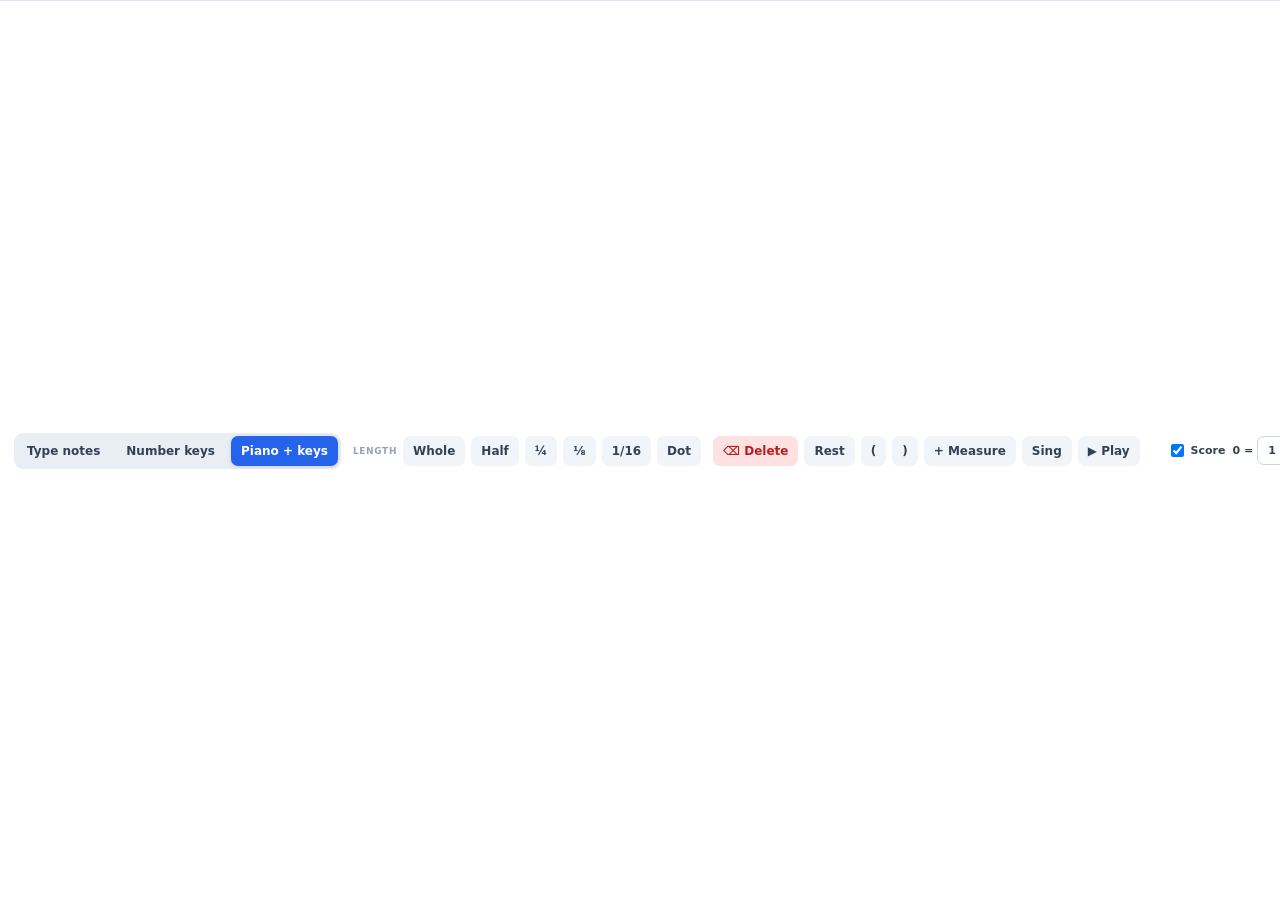
<file: Data/controls.html>
<!doctype html><html lang="en"><head><meta charset="utf-8"><meta name="viewport" content="width=device-width,initial-scale=1"><style>
*{box-sizing:border-box}body{margin:0;height:100vh;background:#fff;border-top:1px solid #dbe3ee;color:#334155;font:600 12px Inter,system-ui,sans-serif;display:flex;align-items:center;gap:12px;padding:8px 14px;overflow:auto;scrollbar-width:thin}.row{display:flex;align-items:center;gap:6px;white-space:nowrap}.label{font-size:9px;font-weight:900;color:#94a3b8;text-transform:uppercase;letter-spacing:.07em}.modes{display:flex;padding:3px;border-radius:9px;background:#e9eef5}.modes button,.duration button,.actions button{border:0;border-radius:7px;padding:8px 10px;background:transparent;color:inherit;font:inherit;cursor:pointer}.modes button.active{background:#2563eb;color:white;box-shadow:0 1px 4px #0002}.duration button,.actions button{background:#f1f5f9}.duration button.active{background:#2563eb;color:white}.actions button{font-weight:800}.actions .delete{background:#fee2e2;color:#b91c1c}.grow{flex:1;min-width:3px}.settings{display:flex;align-items:center;gap:7px}.settings select{border:1px solid #cbd5e1;border-radius:7px;background:white;color:inherit;padding:6px;font:inherit}.check{display:flex;align-items:center;gap:4px;font-size:11px}.dark{background:#0f172a;color:#e2e8f0;border-color:#334155}.dark .modes{background:#1e293b}.dark .duration button,.dark .actions button{background:#334155;color:#e2e8f0}.dark .actions .delete{background:#7f1d1d;color:#fecaca}.dark .settings select{background:#1e293b;color:#e2e8f0;border-color:#475569}.dark .duration button.active,.dark .modes button.active{background:#2563eb;color:white}
@media(max-width:950px){body{gap:8px;padding:6px 9px}.settings{flex-wrap:wrap}.modes button{padding:7px 8px}.duration button,.actions button{padding:7px 8px}}
</style></head><body>
<div class="row modes" aria-label="Note entry mode"><button data-mode="type">Type notes</button><button data-mode="numbers">Number keys</button><button data-mode="piano">Piano + keys</button></div>
<div class="row duration"><span class="label">Length</span><button data-duration="4">Whole</button><button data-duration="2">Half</button><button data-duration="1">¼</button><button data-duration=".5">⅛</button><button data-duration=".25">1/16</button><button id="dot">Dot</button></div>
<div class="row actions"><button class="delete" id="delete">⌫ Delete</button><button id="rest">Rest</button><button id="slur-open">(</button><button id="slur-close">)</button><button id="measure">+ Measure</button><button id="record">Sing</button><button id="play">▶ Play</button></div>
<span class="grow"></span><div class="row settings"><label class="check"><input id="preview" type="checkbox"> Score</label><label class="check">0 = <select id="zero"></select></label><label class="check">Theme <select id="theme"><option value="light">Light</option><option value="dark">Dark</option></select></label></div>
<script src="controls.js"></script></body></html>
</file>
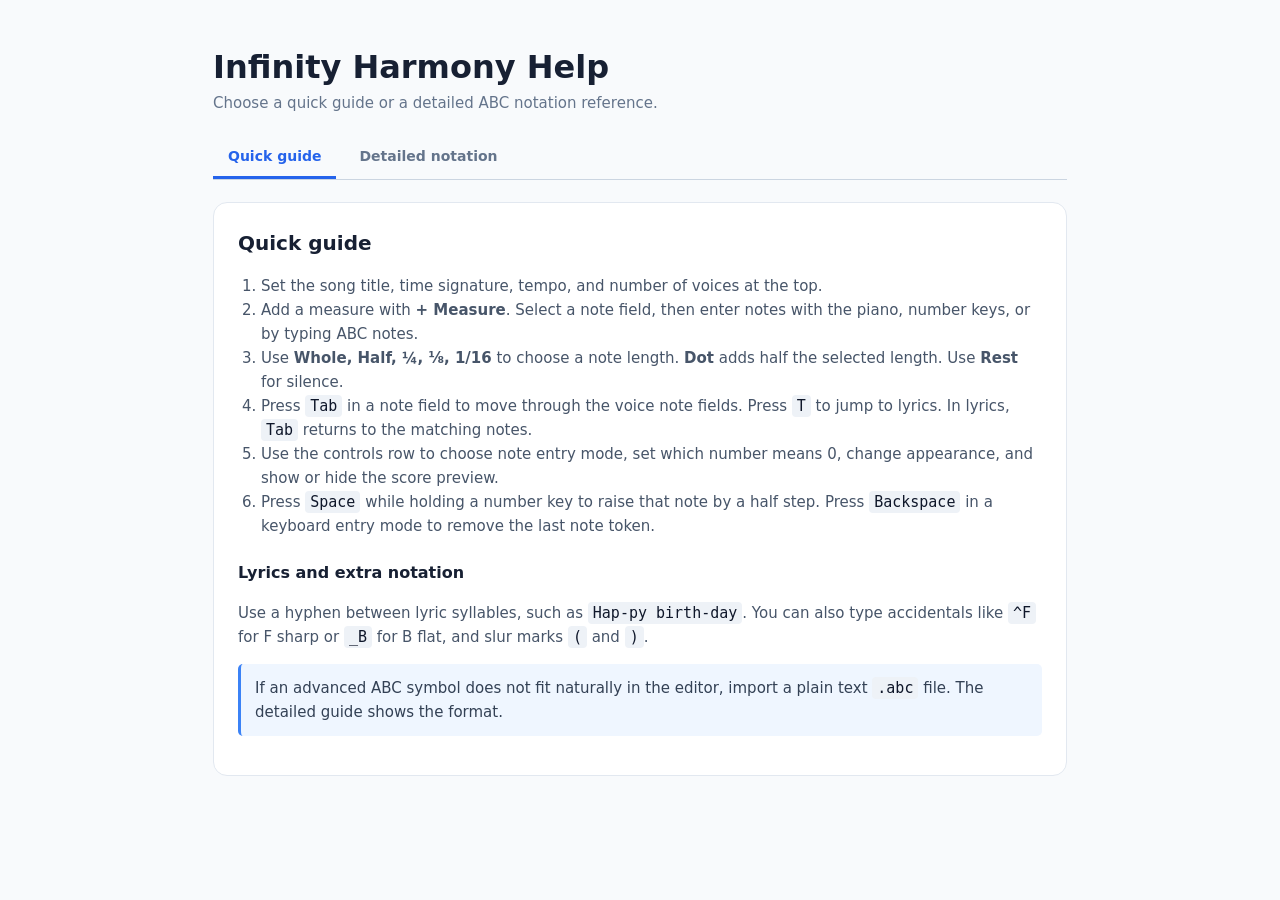
<file: Data/help.html>
<!doctype html><html lang="en"><head><meta charset="utf-8"><meta name="viewport" content="width=device-width,initial-scale=1"><title>Infinity Harmony Help</title><style>
*{box-sizing:border-box}body{margin:0;background:#f8fafc;color:#172033;font:15px Inter,system-ui,sans-serif}main{max-width:950px;margin:auto;padding:clamp(20px,4vw,48px)}h1{font-size:32px;margin:0 0 8px}header p{color:#64748b;margin:0 0 24px}.tabs{display:flex;gap:8px;border-bottom:1px solid #cbd5e1;margin-bottom:22px}.tabs button{border:0;background:transparent;color:#64748b;font:700 14px system-ui;padding:12px 15px;border-bottom:3px solid transparent;cursor:pointer}.tabs button.active{color:#2563eb;border-color:#2563eb}.page{display:none;background:#fff;border:1px solid #e2e8f0;border-radius:14px;padding:24px;line-height:1.6}.page.active{display:block}h2{font-size:20px;margin:0 0 12px}h3{font-size:16px;margin:22px 0 8px}p,li{color:#475569}ul,ol{padding-left:23px}kbd,code{font-family:ui-monospace,SFMono-Regular,monospace;background:#eef2f7;border-radius:4px;padding:2px 5px;color:#0f172a}pre{background:#0f172a;color:#e2e8f0;padding:16px;border-radius:10px;overflow:auto;line-height:1.55}.note{padding:12px 14px;border-left:3px solid #3b82f6;background:#eff6ff;border-radius:5px;color:#334155}.dark{background:#0f172a;color:#f1f5f9}.dark header p,.dark p,.dark li{color:#cbd5e1}.dark .tabs{border-color:#334155}.dark .tabs button{color:#94a3b8}.dark .tabs button.active{color:#93c5fd;border-color:#3b82f6}.dark .page{background:#1e293b;border-color:#334155}.dark code,.dark kbd{background:#334155;color:#f1f5f9}.dark .note{background:#172554;color:#dbeafe}
</style></head><body><main><header><h1>Infinity Harmony Help</h1><p>Choose a quick guide or a detailed ABC notation reference.</p></header><nav class="tabs" aria-label="Help sections"><button class="active" data-page="quick">Quick guide</button><button data-page="advanced">Detailed notation</button></nav>
<section id="quick" class="page active"><h2>Quick guide</h2><ol><li>Set the song title, time signature, tempo, and number of voices at the top.</li><li>Add a measure with <strong>+ Measure</strong>. Select a note field, then enter notes with the piano, number keys, or by typing ABC notes.</li><li>Use <strong>Whole, Half, ¼, ⅛, 1/16</strong> to choose a note length. <strong>Dot</strong> adds half the selected length. Use <strong>Rest</strong> for silence.</li><li>Press <kbd>Tab</kbd> in a note field to move through the voice note fields. Press <kbd>T</kbd> to jump to lyrics. In lyrics, <kbd>Tab</kbd> returns to the matching notes.</li><li>Use the controls row to choose note entry mode, set which number means 0, change appearance, and show or hide the score preview.</li><li>Press <kbd>Space</kbd> while holding a number key to raise that note by a half step. Press <kbd>Backspace</kbd> in a keyboard entry mode to remove the last note token.</li></ol><h3>Lyrics and extra notation</h3><p>Use a hyphen between lyric syllables, such as <code>Hap-py birth-day</code>. You can also type accidentals like <code>^F</code> for F sharp or <code>_B</code> for B flat, and slur marks <code>(</code> and <code>)</code>.</p><p class="note">If an advanced ABC symbol does not fit naturally in the editor, import a plain text <code>.abc</code> file. The detailed guide shows the format.</p></section>
<section id="advanced" class="page"><h2>Detailed notation reference</h2><p>The editor’s voice boxes accept ABC note tokens. The application uses <code>L:1/4</code>, so a quarter note is one beat. Put spaces between note tokens; the editor adds bar lines from the selected time signature.</p><h3>Pitch and octave</h3><ul><li><code>C D E F G A B</code> are the middle octave, with uppercase <code>C</code> as middle C.</li><li>Lowercase notes, such as <code>c</code>, are one octave higher. Add apostrophes to raise further: <code>c'</code>.</li><li>Add commas to lower notes: <code>C,</code> is one octave lower; <code>C,,</code> is two octaves lower.</li><li><code>^F</code> raises F by a semitone, <code>_B</code> lowers B, and <code>=F</code> cancels an accidental.</li></ul><h3>Lengths, rests, and phrasing</h3><p>A number after a note changes its length relative to a quarter note. A slash divides the length: <code>C2</code> is a half note, <code>D/2</code> an eighth, <code>E/4</code> a sixteenth, and <code>F3/2</code> a dotted quarter. A bare note such as <code>G</code> is a quarter note.</p><p>Use <code>z</code> for a rest, with the same length forms: <code>z2</code>, <code>z/2</code>. Parentheses mark a slur: <code>(C D E)</code>. A hyphen after a note ties it to the next note, as in <code>C- C</code>. A bar line <code>|</code> can be typed, but the editor recalculates regular bars automatically.</p><h3>Manual ABC files</h3><p>For features beyond the editor controls, create a plain text file with an <code>.abc</code> extension and import it through <strong>Songbook → Import Project Files</strong>. A basic four-part example:</p><pre>X:1
T:Example
M:4/4
L:1/4
Q:1/4=120
K:C
%%score (1 2) (3 4)
V:1 clef=treble
C D E F | G2 z2 |
w: Hap-py birth-day
V:2 clef=treble
E F G A | B2 z2 |
V:3 clef=bass
C, D, E, F, | G,2 z2 |
V:4 clef=bass
G,, A,, B,, C, | D,2 z2 |</pre><p><code>X:</code> identifies the tune; <code>T:</code> sets its title; <code>M:</code> sets meter; <code>L:</code> sets the default note length; <code>Q:</code> sets tempo; <code>K:</code> sets the key; and each <code>V:</code> starts a voice. <code>w:</code> attaches lyrics to the preceding voice.</p><h3>Advanced ABC features</h3><ul><li>Chords: <code>[CEG]</code> plays notes together.</li><li>Tuplets: <code>(3CDE</code> fits three notes into the time normally occupied by two.</li><li>Broken rhythm: <code>C&gt;D</code> lengthens C and shortens D; <code>C&lt;D</code> does the reverse.</li><li>Repeats and endings: <code>|:</code>, <code>:|</code>, and <code>[1</code> / <code>[2</code>.</li><li>Inline fields can change settings mid-tune, for example <code>[K:G]</code> or <code>[M:3/4]</code>.</li></ul><p class="note">These advanced forms follow ABC notation, but automatic bar counting is designed for individual notes and rests. For chords, tuplets, or complex rhythm, use a complete ABC file so the notation is kept together. For ABC reference, see <a href="https://abcnotation.com/wiki/abc:standard:v2.1">ABC Standard v2.1</a>.</p></section>
</main><script>document.querySelectorAll('.tabs button').forEach(button=>button.addEventListener('click',()=>{document.querySelectorAll('.tabs button').forEach(item=>item.classList.toggle('active',item===button));document.querySelectorAll('.page').forEach(page=>page.classList.toggle('active',page.id===button.dataset.page))}));</script></body></html>
</file>
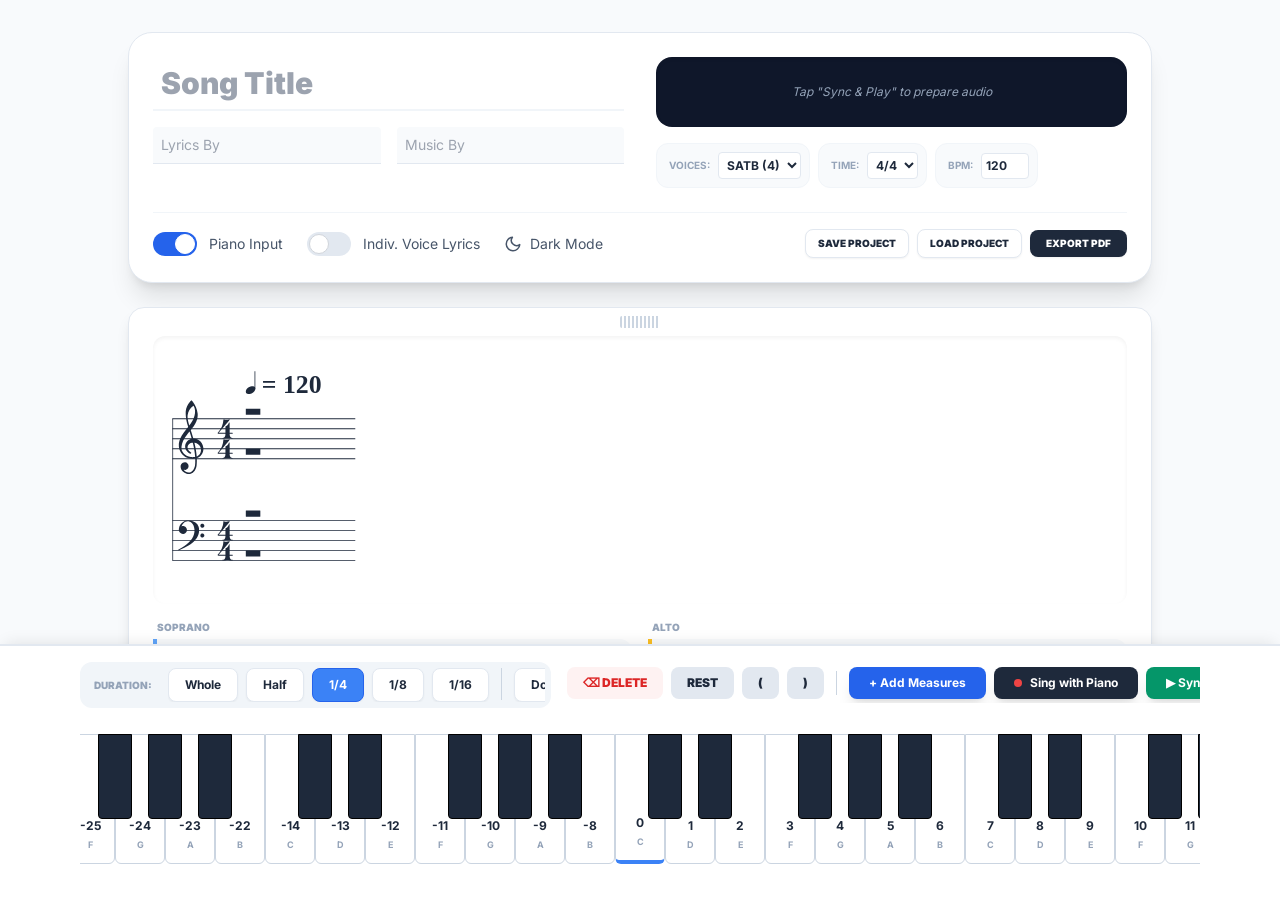
<file: Data/index2.html>
<!DOCTYPE html>
<html lang="en">
<head>
    <meta charset="UTF-8">
    <meta name="viewport" content="width=device-width, initial-scale=1.0, maximum-scale=1.0, user-scalable=no">
    <title>Infinity Harmony Studio</title>
    <script src="libs/abcjs-basic-min.js"></script>
    <link rel="stylesheet" href="libs/abcjs-audio.css">
    <script src="libs/tailwind.min.js"></script>
    <link rel="stylesheet" href="libs/inter-font.css">
    <style id="main-styles">
        
        body { 
            background: #f8fafc; 
            font-family: 'Inter', sans-serif; 
            color: #1e293b; 
            height: 100vh; 
            width: 100vw; 
            overflow: hidden; 
            display: flex;
            flex-direction: column;
            transition: background-color 0.3s, color 0.3s;
        }

        /* Dark Mode Classes */
        body.dark-mode { background: #0f172a; color: #f1f5f9; }
        .dark-mode .bg-white { background-color: #1e293b !important; color: #f1f5f9; }
        .dark-mode .bg-slate-50 { background-color: #0f172a !important; }
        .dark-mode .bg-slate-100 { background-color: #334155 !important; }
        .dark-mode .border-slate-200 { border-color: #334155 !important; }
        .dark-mode .text-slate-400 { color: #94a3b8 !important; }
        .dark-mode .text-slate-600 { color: #cbd5e1 !important; }
        .dark-mode .line-paper { background: #1e293b; box-shadow: inset 0 2px 4px 0 rgba(0, 0, 0, 0.3); }
        .dark-mode .abcjs-note { fill: #f1f5f9 !important; }
        .dark-mode .abcjs-staff { stroke: #94a3b8 !important; }
        .dark-mode .abcjs-beam { fill: #f1f5f9 !important; }
        .dark-mode .abcjs-lyrics { fill: #cbd5e1 !important; }
        .dark-mode input, .dark-mode select, .dark-mode textarea { background-color: #334155 !important; color: #f1f5f9 !important; border-color: #475569 !important; }
        .dark-mode .key-white { background: #e2e8f0; border-color: #94a3b8; color: #1e293b; }

        .line-paper { 
            background: white; 
            border-radius: 0.75rem; 
            padding: 1.5rem; 
            box-shadow: inset 0 2px 4px 0 rgba(0, 0, 0, 0.05); 
            min-height: 140px; 
            transition: height 0.2s; 
        }
        
        .abcjs-audio-container { background: transparent !important; border: none !important; padding: 0 !important; width: 100%; }
        .abcjs-btn { fill: #ffffff !important; width: 28px; height: 28px; cursor: pointer; padding: 4px; transition: opacity 0.2s; }
        .abcjs-btn:hover { opacity: 0.8; }
        .abcjs-audio-progress-background { background-color: #334155 !important; height: 6px; border-radius: 3px; flex: 1; margin: 0 10px; cursor: pointer; position: relative; }
        .abcjs-audio-progress-bar { background-color: #3b82f6 !important; height: 100%; border-radius: 3px; width: 0; }
        .abcjs-audio-clock { color: #94a3b8 !important; font-family: monospace; font-size: 12px; min-width: 40px; text-align: center; }
        
        .horizontal-scroll { overflow-x: auto; white-space: nowrap; display: flex; scrollbar-width: none; }
        .horizontal-scroll::-webkit-scrollbar { display: none; }

        .piano-scroll { 
            overflow-x: auto; 
            white-space: nowrap; 
            display: flex; 
            padding: 10px 0 20px 0; 
            scrollbar-width: thin; 
            scrollbar-color: #cbd5e1 transparent; 
            -webkit-overflow-scrolling: touch; 
        }
        .piano-scroll::-webkit-scrollbar { height: 6px; }
        .piano-scroll::-webkit-scrollbar-thumb { background: #cbd5e1; border-radius: 10px; }

        .key-white { background: white; border: 1px solid #cbd5e1; height: 130px; min-width: 50px; border-radius: 0 0 6px 6px; display: flex; align-items: flex-end; justify-content: center; padding-bottom: 8px; transition: background 0.1s; position: relative; z-index: 1; cursor: pointer; user-select: none; }
        .key-white:active { background: #f1f5f9; transform: translateY(2px); }
        .key-white.middle-c { border-bottom: 4px solid #3b82f6; color: #3b82f6; }

        .key-black { background: #1e293b; height: 85px; min-width: 34px; margin-left: -17px; margin-right: -17px; z-index: 10; border-radius: 0 0 4px 4px; transition: background 0.1s; cursor: pointer; user-select: none; border: 1px solid #000; }
        .key-black:active { background: #000; transform: translateY(2px); }

        .dur-btn.active { background-color: #3b82f6 !important; color: white !important; border-color: #2563eb !important; }
        .dot-btn.active { background-color: #8b5cf6 !important; color: white !important; border-color: #7c3aed !important; }
        .record-btn.active { background-color: #ef4444 !important; color: white !important; border-color: #dc2626 !important; animation: pulse 1.5s infinite; }
        @keyframes pulse { 0% { opacity: 1; } 50% { opacity: 0.6; } 100% { opacity: 1; } }

        
        .voice-input:focus, .lyrics-textarea:focus { border-color: #3b82f6; background: white; box-shadow: 0 0 0 1px #3b82f6; }
        .voice-input[readonly] { cursor: default; }

        /* Drag and Drop Styles */
        .drag-handle { cursor: grab; background: repeating-linear-gradient(90deg, #cbd5e1, #cbd5e1 2px, transparent 2px, transparent 4px); height: 12px; width: 40px; margin: 0 auto 8px auto; border-radius: 2px; }
        .drag-handle:active { cursor: grabbing; }
        .section-card.dragging { opacity: 0.5; border: 2px dashed #3b82f6; }

        @media print {
            @page { margin: 1cm; }
            body { background: white !important; display: block !important; height: auto !important; width: auto !important; overflow: visible !important; }
            .no-print { display: none !important; }
            .section-card { break-inside: avoid; border: none !important; box-shadow: none !important; padding: 0 !important; margin-bottom: 2rem !important; }
            .line-paper { padding: 0 !important; }
        }
    </style>
</head>
<body ondragover="handleGlobalDragOver(event)">

    <div id="scroll-container" class="flex-1 overflow-y-auto p-4 md:p-8 bg-slate-50 w-full">
        <div class="max-w-5xl mx-auto space-y-6 pb-12" id="printable-area">
            
            <div class="bg-white p-6 rounded-3xl shadow-xl border border-slate-200" id="main-header">
                <div class="grid grid-cols-1 lg:grid-cols-2 gap-8">
                    <div class="space-y-4">
                        <input type="text" id="songTitle" placeholder="Song Title" class="w-full text-3xl font-black border-b-2 border-slate-100 focus:border-blue-500 outline-none p-2 bg-transparent">
                        <div class="grid grid-cols-2 gap-4">
                            <input type="text" id="lyricWriter" placeholder="Lyrics By" class="bg-slate-50 border-b border-slate-200 p-2 text-sm outline-none rounded-t">
                            <input type="text" id="musicWriter" placeholder="Music By" class="bg-slate-50 border-b border-slate-200 p-2 text-sm outline-none rounded-t">
                        </div>
                    </div>
                    
                    <div class="flex flex-col gap-4 no-print">
                        <div class="bg-slate-900 rounded-2xl p-4 min-h-[70px] flex items-center shadow-inner relative overflow-hidden">
                            <div id="audio-controls" class="w-full">
                                <div class="text-slate-400 text-xs italic text-center">Tap "Sync & Play" to prepare audio</div>
                            </div>
                        </div>
                        <div class="flex flex-wrap gap-2">
                            <div class="bg-slate-50 p-2 rounded-xl border border-slate-100 flex items-center gap-2">
                                <span class="text-[10px] font-bold text-slate-400 uppercase ml-1">Voices:</span>
                                <select id="harmonyParts" onchange="updateAllLines()" class="text-xs font-bold bg-white border border-slate-200 rounded p-1 outline-none">
                                    <option value="1">Solo</option>
                                    <option value="2">Duet</option>
                                    <option value="3">Trio</option>
                                    <option value="4" selected>SATB (4)</option>
                                </select>
                            </div>
                            <div class="bg-slate-50 p-2 rounded-xl border border-slate-100 flex items-center gap-2">
                                <span class="text-[10px] font-bold text-slate-400 uppercase ml-1">Time:</span>
                                <select id="timeSig" onchange="updateAllLines()" class="text-xs font-bold bg-white border border-slate-200 rounded p-1 outline-none">
                                    <option value="4/4">4/4</option>
                                    <option value="3/4">3/4</option>
                                    <option value="2/4">2/4</option>
                                    <option value="6/8">6/8</option>
                                </select>
                            </div>
                            <div class="bg-slate-50 p-2 rounded-xl border border-slate-100 flex items-center gap-2">
                                <span class="text-[10px] font-bold text-slate-400 uppercase ml-1">BPM:</span>
                                <input type="number" id="tempoBpm" value="120" min="40" max="300" class="w-12 text-xs font-bold bg-white border border-slate-200 rounded p-1 outline-none">
                            </div>
                        </div>
                    </div>
                </div>
                
                <div class="mt-6 pt-4 border-t border-slate-100 flex flex-wrap items-center justify-between gap-4 no-print">
                    <div class="flex flex-wrap items-center gap-6">
                        <label class="relative inline-flex items-center cursor-pointer">
                            <input type="checkbox" id="keyboardToggle" class="sr-only peer" checked onchange="toggleInputMode()">
                            <div class="w-11 h-6 bg-slate-200 rounded-full peer peer-checked:after:translate-x-full peer-checked:after:border-white after:content-[''] after:absolute after:top-[2px] after:left-[2px] after:bg-white after:border-gray-300 after:border after:rounded-full after:h-5 after:w-5 after:transition-all peer-checked:bg-blue-600"></div>
                            <span class="ml-3 text-sm font-medium text-slate-600">Piano Input</span>
                        </label>
                        <label class="relative inline-flex items-center cursor-pointer">
                            <input type="checkbox" id="multiVoiceLyrics" class="sr-only peer" onchange="updateAllLines()">
                            <div class="w-11 h-6 bg-slate-200 rounded-full peer peer-checked:after:translate-x-full peer-checked:after:border-white after:content-[''] after:absolute after:top-[2px] after:left-[2px] after:bg-white after:border-gray-300 after:border after:rounded-full after:h-5 after:w-5 after:transition-all peer-checked:bg-emerald-600"></div>
                            <span class="ml-3 text-sm font-medium text-slate-600">Indiv. Voice Lyrics</span>
                        </label>
                        <button onclick="toggleDarkMode()" class="flex items-center gap-2 text-sm font-medium text-slate-600 hover:text-blue-600 transition-colors">
                            <svg id="dark-icon" xmlns="http://www.w3.org/2000/svg" width="18" height="18" viewBox="0 0 24 24" fill="none" stroke="currentColor" stroke-width="2" stroke-linecap="round" stroke-linejoin="round"><path d="M21 12.79A9 9 0 1 1 11.21 3 7 7 0 0 0 21 12.79z"></path></svg>
                            <span id="dark-text">Dark Mode</span>
                        </button>
                    </div>
                    
                    <div class="flex items-center gap-2">
                        <button onclick="downloadBackup()" class="text-[10px] font-black uppercase bg-white px-3 py-1.5 rounded-lg border border-slate-200 hover:bg-slate-50 shadow-sm transition-all">Save Project</button>
                        <button onclick="document.getElementById('uploadInput').click()" class="text-[10px] font-black uppercase bg-white px-3 py-1.5 rounded-lg border border-slate-200 hover:bg-slate-50 shadow-sm transition-all">Load Project</button>
                        <input type="file" id="uploadInput" class="hidden" accept=".txt,.json" onchange="uploadBackup(event)">
                        <button onclick="generatePrintWindow()" class="text-[10px] font-black uppercase bg-slate-800 text-white px-4 py-1.5 rounded-lg hover:bg-black shadow-sm transition-all">Export PDF</button>
                    </div>
                </div>
            </div>

            <div id="editor-container" class="space-y-4"></div>
        </div>
    </div>

    <!-- BOTTOM CONTROL PANEL -->
    <div class="shrink-0 w-full bg-white border-t-2 border-slate-200 shadow-[0_-5px_15px_-5px_rgba(0,0,0,0.1)] z-50 no-print">
        <div class="max-w-6xl mx-auto p-4 flex flex-col gap-4">
            
            <div class="flex flex-col md:flex-row md:items-center justify-between gap-4">
                <div class="flex items-center gap-2 bg-slate-100 p-1.5 rounded-xl overflow-hidden">
                    <span class="text-[10px] font-black uppercase text-slate-400 px-2 shrink-0">Duration:</span>
                    <div class="horizontal-scroll gap-2 pr-2">
                        <button onclick="setDuration(4, this)" class="dur-btn px-4 py-2 rounded-lg font-bold text-xs bg-white shadow-sm border border-slate-200 shrink-0">Whole</button>
                        <button onclick="setDuration(2, this)" class="dur-btn px-4 py-2 rounded-lg font-bold text-xs bg-white shadow-sm border border-slate-200 shrink-0">Half</button>
                        <button onclick="setDuration(1, this)" class="dur-btn active px-4 py-2 rounded-lg font-bold text-xs bg-white shadow-sm border border-slate-200 shrink-0">1/4</button>
                        <button onclick="setDuration(0.5, this)" class="dur-btn px-4 py-2 rounded-lg font-bold text-xs bg-white shadow-sm border border-slate-200 shrink-0">1/8</button>
                        <button onclick="setDuration(0.25, this)" class="dur-btn px-4 py-2 rounded-lg font-bold text-xs bg-white shadow-sm border border-slate-200 shrink-0">1/16</button>
                        <div class="h-8 w-px bg-slate-300 mx-1 shrink-0"></div>
                        <button id="dot-toggle" onclick="toggleDot(this)" class="dot-btn px-4 py-2 rounded-lg font-bold text-xs bg-white shadow-sm border border-slate-200 shrink-0">Dot (.)</button>
                    </div>
                </div>

                <div class="flex items-center gap-2 horizontal-scroll pb-1">
                    <button onclick="handleBackspace()" class="bg-red-50 text-red-600 hover:bg-red-100 px-4 py-2 rounded-lg font-black text-xs uppercase shrink-0">⌫ Delete</button>
                    <button onclick="addSpecial('z')" class="bg-slate-200 hover:bg-slate-300 px-4 py-2 rounded-lg font-black text-xs uppercase shrink-0">Rest</button>
                    <button onclick="addSpecial('slur_start')" class="bg-slate-200 hover:bg-slate-300 px-4 py-2 rounded-lg font-black text-xs uppercase shrink-0">(</button>
                    <button onclick="addSpecial('slur_end')" class="bg-slate-200 hover:bg-slate-300 px-4 py-2 rounded-lg font-black text-xs uppercase shrink-0">)</button>
                    <div class="h-6 w-px bg-slate-300 mx-1 shrink-0"></div>
                    <button onclick="createLine()" class="bg-blue-600 text-white px-5 py-2 rounded-lg font-bold text-xs shadow-lg shrink-0 hover:bg-blue-700">+ Add Measures</button>
                    <button onclick="toggleRecording(this)" id="recordBtn" class="bg-slate-800 text-white px-5 py-2 rounded-lg font-bold text-xs shadow-lg shrink-0 hover:bg-black flex items-center gap-2"><span class="w-2 h-2 bg-red-500 rounded-full"></span> Sing with Piano</button>
                    <button onclick="playSong()" id="syncBtn" class="bg-emerald-600 text-white px-5 py-2 rounded-lg font-bold text-xs shadow-lg shrink-0 hover:bg-emerald-700">▶ Sync & Play</button>
                </div>
            </div>

            <div class="piano-scroll scrollbar-hide" id="piano-container"></div>
        </div>
    </div>

    <script>
        let lineCount = 0;
        let selectedDuration = 1; 
        let isDotted = false;
        let lastFocusedInput = null;
        let synthControl;
        let audioCtx;
        let isDarkMode = false;
        let draggedElement = null;
        let isRecording = false;
        let lastKeyPressTime = 0;


        const SAVE_KEY = "harmony_studio_draft_v6_drag";
        const LAST_ACTIVITY_KEY = "harmony_studio_last_activity";
        const THIRTY_DAYS_MS = 30 * 24 * 60 * 60 * 1000;

        // --- Drag and Drop Logic ---
        function setupDragEvents(el) {
            el.addEventListener('dragstart', (e) => {
                if (!e.target.classList.contains('drag-handle')) {
                    e.preventDefault();
                    return;
                }
                draggedElement = el;
                setTimeout(() => el.classList.add('dragging'), 0);
            });

            el.addEventListener('dragend', () => {
                el.classList.remove('dragging');
                draggedElement = null;
                renderAllPreviews();
                saveToStorage();
            });
        }

        function handleGlobalDragOver(e) {
            e.preventDefault();
            const container = document.getElementById('editor-container');
            const afterElement = getDragAfterElement(container, e.clientY);
            if (draggedElement) {
                if (afterElement == null) {
                    container.appendChild(draggedElement);
                } else {
                    container.insertBefore(draggedElement, afterElement);
                }
            }
        }

        function getDragAfterElement(container, y) {
            const draggableElements = [...container.querySelectorAll('.section-card:not(.dragging)')];
            return draggableElements.reduce((closest, child) => {
                const box = child.getBoundingClientRect();
                const offset = y - box.top - box.height / 2;
                if (offset < 0 && offset > closest.offset) {
                    return { offset: offset, element: child };
                } else {
                    return closest;
                }
            }, { offset: Number.NEGATIVE_INFINITY }).element;
        }

        // --- Rhythm Logic for Automatic Bars ---
        function getTimeSigBeats() {
            const sig = document.getElementById('timeSig').value || "4/4";
            const parts = sig.split('/');
            const num = parseInt(parts[0]);
            const den = parseInt(parts[1]);
            // Convert to beats (where 1/4 note = 1 beat)
            return num * (4 / den);
        }

        function parseDuration(token) {
            if (!token) return 0;
            // Remove pitch info to get duration part
            const durPart = token.replace(/^[\^_]?[A-Ga-gz,']+/, '');
            if (!durPart) return 1; // Default is 1/4 note = 1 beat
            if (durPart === '4') return 4;
            if (durPart === '2') return 2;
            if (durPart === '/2') return 0.5;
            if (durPart === '/4') return 0.25;
            if (durPart === '6') return 6;
            if (durPart === '3') return 3;
            if (durPart === '3/2') return 1.5;
            if (durPart === '3/4') return 0.75;
            if (durPart === '3/8') return 0.375;
            
            // Fallback for custom fractions like /8 or 2/3 etc
            try {
                if (durPart.includes('/')) {
                    const [n, d] = durPart.split('/').map(x => x === '' ? 1 : parseFloat(x));
                    return n / d;
                }
                return parseFloat(durPart) || 1;
            } catch(e) { return 1; }
        }

        function applyAutoBarLines(allVoicesData) {
            const beatsPerMeasure = getTimeSigBeats();
            const partsCount = parseInt(document.getElementById('harmonyParts').value);
            
            // Track accumulated beats for each voice across all sections
            let voiceAccumulators = Array(partsCount).fill(0);
            
            return allVoicesData.map(section => {
                let processedVoices = [];
                for (let v = 0; v < partsCount; v++) {
                    const rawText = section[v] || "";
                    const tokens = rawText.split(/\s+/).filter(t => t.length > 0);
                    let resultTokens = [];
                    
                    tokens.forEach(token => {
                        // Skip manual bar lines so we can re-calculate
                        if (token === '|') return;
                        
                        const dur = parseDuration(token);
                        voiceAccumulators[v] += dur;
                        resultTokens.push(token);
                        
                        // If we hit or exceed the measure boundary
                        // We use a small epsilon for float precision
                        if (voiceAccumulators[v] >= beatsPerMeasure - 0.001) {
                            resultTokens.push('|');
                            voiceAccumulators[v] -= beatsPerMeasure;
                            // Reset just in case of slight precision drift
                            if (voiceAccumulators[v] < 0.01) voiceAccumulators[v] = 0;
                        }
                    });
                    processedVoices.push(resultTokens.join(' '));
                }
                return processedVoices;
            });
        }

        // --- Core Application Logic ---
        function checkExpiryAndLoad() {
            const lastActivity = localStorage.getItem(LAST_ACTIVITY_KEY);
            const now = Date.now();
            if (lastActivity && (now - parseInt(lastActivity) > THIRTY_DAYS_MS)) {
                localStorage.removeItem(SAVE_KEY);
            } else {
                loadFromStorage();
            }
            localStorage.setItem(LAST_ACTIVITY_KEY, now.toString());
        }

        function saveToStorage() {
            const container = document.getElementById('editor-container');
            if (!container) return;
            const musicData = [];
            container.querySelectorAll('.section-card').forEach(sec => {
                let voices = [];
                sec.querySelectorAll('.voice-input').forEach(inp => voices.push(inp.value));
                let lyrics = [];
                sec.querySelectorAll('.lyrics-textarea').forEach(tx => lyrics.push(tx.value));
                musicData.push({ voices, lyrics });
            });
            const draft = {
                title: document.getElementById('songTitle').value,
                lyricsBy: document.getElementById('lyricWriter').value,
                musicBy: document.getElementById('musicWriter').value,
                voices: document.getElementById('harmonyParts').value,
                multiVoiceLyrics: document.getElementById('multiVoiceLyrics').checked,
                timeSignature: document.getElementById('timeSig').value,
                bpm: document.getElementById('tempoBpm').value,
                music: musicData,
                timestamp: Date.now()
            };
            localStorage.setItem(SAVE_KEY, JSON.stringify(draft));
        }

        function loadFromStorage() {
            const saved = localStorage.getItem(SAVE_KEY);
            if (!saved) return;
            try {
                const data = JSON.parse(saved);
                applyProjectData(data);
            } catch(e) { console.error("Auto-load failed", e); }
        }

        function applyProjectData(data) {
            document.getElementById('songTitle').value = data.title || "";
            document.getElementById('lyricWriter').value = data.lyricsBy || "";
            document.getElementById('musicWriter').value = data.musicBy || "";
            document.getElementById('harmonyParts').value = data.voices || "4";
            document.getElementById('multiVoiceLyrics').checked = !!data.multiVoiceLyrics;
            document.getElementById('timeSig').value = data.timeSignature || "4/4";
            document.getElementById('tempoBpm').value = data.bpm || "120";
            
            const container = document.getElementById('editor-container');
            container.innerHTML = '';
            lineCount = 0;
            if (data.music && Array.isArray(data.music)) {
                data.music.forEach(mObj => {
                    createLine();
                    const inputs = container.lastElementChild.querySelectorAll('.voice-input');
                    const lyricTxs = container.lastElementChild.querySelectorAll('.lyrics-textarea');
                    const voices = mObj.voices || [];
                    const lyrics = Array.isArray(mObj.lyrics) ? mObj.lyrics : [mObj.lyrics || ""];
                    voices.forEach((val, idx) => { if(inputs[idx]) inputs[idx].value = val; });
                    lyrics.forEach((val, idx) => { if(lyricTxs[idx]) lyricTxs[idx].value = val; });
                });
                renderAllPreviews();
            }
        }

        function toggleDarkMode() {
            isDarkMode = !isDarkMode;
            document.body.classList.toggle('dark-mode', isDarkMode);
            const icon = document.getElementById('dark-icon');
            const text = document.getElementById('dark-text');
            if (isDarkMode) {
                icon.innerHTML = '<circle cx="12" cy="12" r="5"></circle><line x1="12" y1="1" x2="12" y2="3"></line><line x1="12" y1="21" x2="12" y2="23"></line><line x1="4.22" y1="4.22" x2="5.64" y2="5.64"></line><line x1="18.36" y1="18.36" x2="19.78" y2="19.78"></line><line x1="1" y1="12" x2="3" y2="12"></line><line x1="21" y1="12" x2="23" y2="12"></line><line x1="4.22" y1="19.78" x2="5.64" y2="18.36"></line><line x1="18.36" y1="5.64" x2="19.78" y2="4.22"></line>';
                text.innerText = "Light Mode";
            } else {
                icon.innerHTML = '<path d="M21 12.79A9 9 0 1 1 11.21 3 7 7 0 0 0 21 12.79z"></path>';
                text.innerText = "Dark Mode";
            }
            renderAllPreviews();
        }

        function initAudio() {
            if (!audioCtx) audioCtx = new (window.AudioContext || window.webkitAudioContext)();
            if (audioCtx.state === 'suspended') audioCtx.resume();
        }

        function playEditTone(abc) {
            if (!abc || abc === 'z') return;
            initAudio();
        
            const getMidiNote = (a) => {
                const map = { 'C': 0, 'D': 2, 'E': 4, 'F': 5, 'G': 7, 'A': 9, 'B': 11 };
                // Extract the base letter (C, d, etc.)
                let baseLetter = a.replace(/[\^,_']/g, '');
                let note = map[baseLetter.toUpperCase()];
                
                // Determine octave base
                // ABC notation: C is middle, c is octave up, C, is octave down
                let octave = (baseLetter === baseLetter.toUpperCase()) ? 4 : 5;
                
                // Adjust for commas (down) and apostrophes (up)
                const downs = (a.match(/,/g) || []).length;
                const ups = (a.match(/'/g) || []).length;
                octave = octave - downs + ups;
        
                // Combine for MIDI number (Middle C/C4 = 60)
                let midi = (octave + 1) * 12 + note;
        
                // Apply accidentals
                if (a.includes('^')) midi += 1;
                if (a.includes('_')) midi -= 1;
                
                return midi;
            };
        
            const midiNote = getMidiNote(abc);
            const freq = 440 * Math.pow(2, (midiNote - 69) / 12);
        
            const osc = audioCtx.createOscillator();
            const gain = audioCtx.createGain();
            
            // Using 'triangle' for a softer, more piano-like tone than 'sine'
            osc.type = 'triangle';
            osc.frequency.setValueAtTime(freq, audioCtx.currentTime);
            
            gain.gain.setValueAtTime(0.15, audioCtx.currentTime);
            gain.gain.exponentialRampToValueAtTime(0.001, audioCtx.currentTime + 0.4);
            
            osc.connect(gain);
            gain.connect(audioCtx.destination);
            
            osc.start();
            osc.stop(audioCtx.currentTime + 0.4);
        }

        function generateKeyboard() {
            const container = document.getElementById('piano-container');
            container.innerHTML = '';
            const scale = ["C", "D", "E", "F", "G", "A", "B"];
            
            // Defined range from C,, (Very Low) to c'' (Very High)
            const octs = [
                { s: ',,', labelOff: -28 }, 
                { s: ',', labelOff: -14 }, 
                { s: '', labelOff: 0 },    // UPPER CASE: Middle Octave
                { s: 'lower', labelOff: 7 }, // lower case: Octave +1
                { s: "'", labelOff: 14 }, 
                { s: "''", labelOff: 21 }
            ];
        
            octs.forEach((oct) => {
                scale.forEach((noteName, sIdx) => {
                    const labelValue = oct.labelOff + sIdx;
                    let abc = "";
            
                    // Construct correct ABC string for the octave
                    if (oct.s === 'lower') abc = noteName.toLowerCase();
                    else if (oct.s === "'") abc = noteName.toLowerCase() + "'";
                    else if (oct.s === "''") abc = noteName.toLowerCase() + "''";
                    else abc = noteName + oct.s;
        
                    const wKey = document.createElement('button');
                    wKey.className = `key-white ${labelValue === 0 ? 'middle-c' : ''}`;
                    wKey.innerHTML = `<div class="flex flex-col items-center justify-end h-full pb-1 pointer-events-none gap-1">
                                        <span class="text-xs font-bold text-slate-800">${labelValue}</span>
                                        <span class="text-[9px] text-slate-400 font-bold">${noteName}</span>
                                      </div>`;
                    wKey.onclick = () => addNote(abc);
                    container.appendChild(wKey);
        
                    if (noteName !== "E" && noteName !== "B") {
                        const bKey = document.createElement('button');
                        bKey.className = 'key-black';
                        bKey.onclick = () => addNote("^" + abc);
                        container.appendChild(bKey);
                    }
                });
            });
            setTimeout(() => document.querySelector('.middle-c')?.scrollIntoView({ behavior: 'instant', block: 'nearest', inline: 'center' }), 100);
        }

        function setDuration(val, btn) {
            selectedDuration = val;
            document.querySelectorAll('.dur-btn').forEach(b => b.classList.remove('active'));
            btn.classList.add('active');
        }

        
        function toggleRecording(btn) {
            isRecording = !isRecording;
            if (isRecording) {
                btn.classList.add('active');
                btn.innerHTML = '<span class="w-2 h-2 bg-white rounded-full"></span> Recording...';
                lastKeyPressTime = performance.now();
                initAudio();
            } else {
                btn.classList.remove('active');
                btn.innerHTML = '<span class="w-2 h-2 bg-red-500 rounded-full"></span> Sing with Piano';
                lastKeyPressTime = 0;
            }
        }

        function getClosestABCLength(durationInBeats) {
            const lengths = [
                { val: 4, str: "4" },
                { val: 6, str: "6" },
                { val: 2, str: "2" },
                { val: 3, str: "3" },
                { val: 1, str: "" },
                { val: 1.5, str: "3/2" },
                { val: 0.5, str: "/2" },
                { val: 0.75, str: "3/4" },
                { val: 0.25, str: "/4" },
                { val: 0.375, str: "3/8" }
            ];
            let closest = lengths[0];
            let minDiff = Math.abs(durationInBeats - closest.val);
            for (let i = 1; i < lengths.length; i++) {
                let diff = Math.abs(durationInBeats - lengths[i].val);
                if (diff < minDiff) {
                    minDiff = diff;
                    closest = lengths[i];
                }
            }
            return closest.str;
        }

        function toggleDot(btn) {
            isDotted = !isDotted;
            btn.classList.toggle('active', isDotted);
        }

        
        function addNote(abc) {
            if (!lastFocusedInput || lastFocusedInput.classList.contains('lyrics-textarea')) return;
            playEditTone(abc);
            
            let durStr = "";
            if (isRecording && lastKeyPressTime > 0) {
                const now = performance.now();
                const bpm = parseFloat(document.getElementById('tempoBpm').value) || 120;
                const msPerBeat = 60000 / bpm;
                const durationInBeats = (now - lastKeyPressTime) / msPerBeat;
                
                durStr = getClosestABCLength(durationInBeats);
                lastKeyPressTime = now;
            } else {
                if (selectedDuration === 4) durStr = "4";
                else if (selectedDuration === 2) durStr = "2";
                else if (selectedDuration === 1) durStr = "";
                else if (selectedDuration === 0.5) durStr = "/2";
                else if (selectedDuration === 0.25) durStr = "/4";
                if (isDotted) {
                    if (selectedDuration === 4) durStr = "6";
                    else if (selectedDuration === 2) durStr = "3";
                    else if (selectedDuration === 1) durStr = "3/2";
                    else if (selectedDuration === 0.5) durStr = "3/4";
                    else if (selectedDuration === 0.25) durStr = "3/8";
                }
                if (isRecording) lastKeyPressTime = performance.now();
            }
            
            const currentVal = lastFocusedInput.value.trim();
            lastFocusedInput.value = (currentVal + " " + abc + durStr).trim();
            lastFocusedInput.dispatchEvent(new Event('input'));
        }

        function handleBackspace() {
            if (!lastFocusedInput) return;
            const tokens = lastFocusedInput.value.trim().split(/\s+/);
            tokens.pop();
            lastFocusedInput.value = tokens.join(" ");
            lastFocusedInput.dispatchEvent(new Event('input'));
        }

        function addSpecial(type) {
            if (!lastFocusedInput || lastFocusedInput.classList.contains('lyrics-textarea')) return;
            let token = "";
            if (type === 'z') { addNote('z'); return; }
            else if (type === 'slur_start') token = "(";
            else if (type === 'slur_end') token = ")";
            lastFocusedInput.value = (lastFocusedInput.value.trim() + " " + token).trim();
            lastFocusedInput.dispatchEvent(new Event('input'));
        }

        function toggleInputMode() {
            const isVirtual = document.getElementById('keyboardToggle').checked;
            document.querySelectorAll('.voice-input').forEach(input => isVirtual ? input.setAttribute('readOnly', 'true') : input.removeAttribute('readOnly'));
        }

        function createLine() {
            lineCount++;
            const id = lineCount;
            const div = document.createElement('div');
            div.className = "section-card bg-white p-6 pt-2 rounded-2xl shadow-lg border border-slate-200 relative group transition-all";
            div.id = `line-wrapper-${id}`;
            div.draggable = true;
            setupDragEvents(div);
            
            const numParts = parseInt(document.getElementById('harmonyParts').value);
            const multiLyric = document.getElementById('multiVoiceLyrics').checked;
            const partNames = ['Soprano', 'Alto', 'Tenor', 'Bass'];
            const colors = ['border-blue-400', 'border-amber-400', 'border-emerald-400', 'border-rose-400'];
            
            let inputsHtml = `<div class="grid gap-4 mb-4 md:grid-cols-2">`;
            for(let i=0; i<numParts; i++) {
                inputsHtml += `<div class="flex flex-col">
                    <label class="text-[10px] font-black uppercase text-slate-400 mb-1 ml-1">${partNames[i]}</label>
                    <input type="text" data-voice="v${i+1}" onfocus="lastFocusedInput = this" class="voice-input w-full p-3 bg-slate-50 border-l-4 ${colors[i]} outline-none rounded-r-xl font-mono text-sm transition-colors" placeholder="Notes...">
                    ${multiLyric ? `<textarea data-lyric="l${i+1}" onfocus="lastFocusedInput = this" class="lyrics-textarea w-full mt-2 p-2 bg-blue-50/20 border border-blue-100 rounded-xl text-[11px] outline-none" placeholder="${partNames[i]} lyrics..."></textarea>` : ''}
                </div>`;
            }
            inputsHtml += `</div>`;
            
            if (!multiLyric) {
                inputsHtml += `<div class="mb-4"><label class="text-[10px] font-black uppercase text-slate-400 mb-1 ml-1">Lyrics (Aligns to Soprano)</label><textarea data-lyric="l1" onfocus="lastFocusedInput = this" class="lyrics-textarea w-full p-3 bg-blue-50/50 border border-blue-100 outline-none rounded-xl text-sm" placeholder="Hap-py birth-day..."></textarea></div>`;
            }

            div.innerHTML = `
                <div class="drag-handle no-print"></div>
                <div id="paper-${id}" class="line-paper mb-4"></div>
                ${inputsHtml}
                <button onclick="this.parentElement.remove(); renderAllPreviews(); saveToStorage();" class="no-print absolute top-3 right-3 text-slate-300 hover:text-red-500 opacity-0 group-hover:opacity-100 transition-opacity font-bold px-2 py-1">✕</button>
            `;
            
            document.getElementById('editor-container').appendChild(div);
            div.querySelectorAll('input, textarea').forEach(el => el.addEventListener('input', () => { renderAllPreviews(); saveToStorage(); }));
            toggleInputMode();
            renderAllPreviews();
        }

        function renderAllPreviews() {
            const time = document.getElementById('timeSig').value;
            const bpm = document.getElementById('tempoBpm').value;
            const partsCount = parseInt(document.getElementById('harmonyParts').value);
            const multiLyric = document.getElementById('multiVoiceLyrics').checked;

            // Gather all raw data in the current visual order
            const sections = Array.from(document.querySelectorAll('.section-card'));
            const rawData = sections.map(sec => {
                let v = [];
                for(let i=1; i<=partsCount; i++) v.push(sec.querySelector(`[data-voice="v${i}"]`)?.value || "");
                return v;
            });

            // Process data to inject automatic bar lines across boundaries
            const processedData = applyAutoBarLines(rawData);

            // Render each section with its processed ABC
            sections.forEach((sec, idx) => {
                const id = sec.id.split('-').pop();
                let score = '';
                if (partsCount === 4) score = '%%score (1 2) (3 4)';
                else if (partsCount === 3) score = '%%score (1 2) 3';
                else if (partsCount === 2) score = '%%score (1 2)';
                
                let abc = `X:${id}\nM:${time}\nL:1/4\nQ:1/4=${bpm}\nK:C\n${score}\n`;
                for(let i=1; i<=partsCount; i++) {
                    const notesVal = processedData[idx][i-1] || "z4";
                    abc += `V:${i} clef=${i <= 2 ? 'treble' : 'bass'}\n${notesVal}\n`;
                    
                    const lyricBox = sec.querySelector(`[data-lyric="l${i}"]`);
                    if (lyricBox) {
                        const lines = lyricBox.value.split('\n');
                        lines.forEach(line => { if (line.trim()) abc += `w: ${line.trim()}\n`; });
                    }
                }
                if(abc && typeof ABCJS !== 'undefined') ABCJS.renderAbc(`paper-${id}`, abc, { responsive: "resize" });
            });
        }

        async function playSong() {
            initAudio(); 
            const btn = document.getElementById('syncBtn');
            btn.innerText = "⌛ Syncing..."; btn.disabled = true;
            
            const time = document.getElementById('timeSig').value;
            const bpm = document.getElementById('tempoBpm').value;
            const partsCount = parseInt(document.getElementById('harmonyParts').value);
            
            // Re-fetch visual data for full play
            const sections = Array.from(document.querySelectorAll('.section-card'));
            const rawData = sections.map(sec => {
                let v = [];
                for(let i=1; i<=partsCount; i++) v.push(sec.querySelector(`[data-voice="v${i}"]`)?.value || "");
                return v;
            });
            const processedData = applyAutoBarLines(rawData);

            let fullAbc = `X:1\nT:${document.getElementById('songTitle').value || 'My Song'}\nM:${time}\nL:1/4\nQ:1/4=${bpm}\nK:C\n`;
            if (partsCount > 1) fullAbc += `%%score ${partsCount === 4 ? '(1 2) (3 4)' : partsCount === 3 ? '(1 2) 3' : '(1 2)'}\n`;
            
            for(let i=1; i<=partsCount; i++) {
                fullAbc += `V:${i} clef=${i <= 2 ? 'treble' : 'bass'}\n`;
                processedData.forEach(pVoice => {
                    fullAbc += (pVoice[i-1] || "z4") + " ";
                });
                fullAbc += "]\n";
            }

            try {
                if (typeof ABCJS !== 'undefined' && ABCJS.synth.supportsAudio()) {
                    const visualObj = ABCJS.renderAbc(document.createElement('div'), fullAbc)[0];
                    const controlsDiv = document.getElementById('audio-controls');
                    controlsDiv.innerHTML = "";
                    synthControl = new ABCJS.synth.SynthController();
                    await synthControl.load("#audio-controls", null, { displayPlay: true, displayProgress: true, displayTempo: false, displayWarp: false });
                    await synthControl.setTune(visualObj, false, { audioContext: audioCtx, millisecondsPerMeasure: visualObj.millisecondsPerMeasure() });
                }
                btn.innerText = "▶ Sync & Play"; btn.disabled = false;
            } catch (e) { btn.innerText = "Error"; btn.disabled = false; setTimeout(() => { btn.innerText = "▶ Sync & Play"; }, 3000); }
        }


        function downloadBackup() {
            saveToStorage();
            const saved = localStorage.getItem(SAVE_KEY);
            if (!saved) return;
            
            const data = JSON.parse(saved);
            const title = data.title || "My_Song";
            const blob = new Blob([saved], { type: 'application/json' });
            const url = URL.createObjectURL(blob);
            const a = document.createElement('a');
            a.href = url;
            a.download = `${title.replace(/\s+/g, '_')}_backup.json`;
            document.body.appendChild(a);
            a.click();
            document.body.removeChild(a);
            URL.revokeObjectURL(url);
        }

        function uploadBackup(event) {
            const file = event.target.files[0];
            if (!file) return;
            const reader = new FileReader();
            reader.onload = function(e) {
                const content = e.target.result;
                try {
                    // Check if the file is the old JSON format
                    if (content.trim().startsWith('{')) {
                        const data = JSON.parse(content);
                        applyProjectData(data);
                        saveToStorage();
                    } 
                    // Otherwise, treat it as an ABCJS format
                    else {
                        // Clear existing lines to prepare for import
                        const container = document.getElementById('editor-container');
                        container.innerHTML = '';
                        lineCount = 0;
                        createLine();

                        // Parse ABC Header Info
                        const titleMatch = content.match(/^T:(.*)$/m);
                        const lyricMatch = content.match(/^w:(.*)$/m);
                        const musicMatch = content.match(/^C:(.*)$/m);
                        const timeMatch = content.match(/^M:(.*)$/m);
                        const bpmMatch = content.match(/^Q:.*=(.*)$/m);

                        if (titleMatch) document.getElementById('songTitle').value = titleMatch[1].trim();
                        if (lyricMatch) document.getElementById('lyricWriter').value = lyricMatch[1].trim();
                        if (musicMatch) document.getElementById('musicWriter').value = musicMatch[1].trim();
                        if (timeMatch) document.getElementById('timeSig').value = timeMatch[1].trim();
                        if (bpmMatch) document.getElementById('tempoBpm').value = bpmMatch[1].trim();

                        // Parse Voice and Lyric Data
                        const voiceBlocks = content.split(/^V:/m).slice(1);
                        voiceBlocks.forEach((block, idx) => {
                            const lines = block.split('\n');
                            const voiceIndex = idx + 1;
                            let noteData = "";
                            let lyricData = "";
                            
                            lines.forEach((line, lIdx) => {
                                if (lIdx === 0) return; // Skip the voice header line
                                if (line.startsWith('w:')) {
                                    lyricData += line.substring(2).trim() + " ";
                                } else if (line.trim() && !line.startsWith('%') && !line.startsWith('V:')) {
                                    noteData += line.trim() + " ";
                                }
                            });

                            const vInput = container.querySelector(`[data-voice="v${voiceIndex}"]`);
                            const lInput = container.querySelector(`[data-lyric="l${voiceIndex}"]`);
                            if (vInput) vInput.value = noteData.trim();
                            if (lInput) lInput.value = lyricData.trim();
                        });

                        renderAllPreviews();
                        saveToStorage();
                    }
                } catch (err) {
                    alert("Invalid file format. Could not load project.");
                    console.error("Upload error:", err);
                }
            };
            reader.readAsText(file);
        }        function generatePrintWindow() {
            const title = document.getElementById('songTitle').value || 'My Composition';
            const lyricist = document.getElementById('lyricWriter').value;
            const composer = document.getElementById('musicWriter').value;
            const time = document.getElementById('timeSig').value;
            const bpm = document.getElementById('tempoBpm').value;
            const partsCount = parseInt(document.getElementById('harmonyParts').value);
            
            const sections = Array.from(document.querySelectorAll('.section-card'));
            const rawData = sections.map(sec => {
                let v = [];
                for(let i=1; i<=partsCount; i++) v.push(sec.querySelector(`[data-voice="v${i}"]`)?.value || "");
                return v;
            });
            const processedData = applyAutoBarLines(rawData);
            
            const allABC = sections.map((sec, idx) => {
                const id = sec.id.split('-').pop();
                let score = '';
                if (partsCount === 4) score = '%%score (1 2) (3 4)';
                else if (partsCount === 3) score = '%%score (1 2) 3';
                else if (partsCount === 2) score = '%%score (1 2)';
                
                let abc = `X:${id}\nM:${time}\nL:1/4\nQ:1/4=${bpm}\nK:C\n${score}\n`;
                for(let i=1; i<=partsCount; i++) {
                    const notesVal = processedData[idx][i-1] || "z4";
                    abc += `V:${i} clef=${i <= 2 ? 'treble' : 'bass'}\n${notesVal}\n`;
                    const lyricBox = sec.querySelector(`[data-lyric="l${i}"]`);
                    if (lyricBox) {
                        const lines = lyricBox.value.split('\n');
                        lines.forEach(line => { if (line.trim()) abc += `w: ${line.trim()}\n`; });
                    }
                }
                return abc;
            });

            const printWindow = window.open('', '_blank');
            if (!printWindow) return;
            printWindow.document.write(`<html><head><title>${title}</title><script src="libs/abcjs-basic-min.js"><\/script><script src="libs/tailwind.min.js"><\/script><link rel="stylesheet" href="libs/inter-font.css"><style>body { font-family: 'Inter', sans-serif; padding: 50px; }.abc-container { margin-bottom: 40px; page-break-inside: avoid; }.header { text-align: center; margin-bottom: 50px; border-bottom: 2px solid black; padding-bottom: 20px; }</style></head><body><div class="header"><h1 class="text-4xl font-black uppercase">${title}</h1><div class="flex justify-between mt-4 font-bold text-sm"><span>${lyricist ? 'Lyrics: '+lyricist : ''}</span><span>${composer ? 'Music: '+composer : ''}</span></div></div><div id="print-content"></div><script>const data = ${JSON.stringify(allABC)};window.onload = function() { const container = document.getElementById('print-content'); data.forEach((abc, i) => { const div = document.createElement('div'); div.id = 'p-' + i; div.className = 'abc-container'; container.appendChild(div); if(typeof ABCJS !== 'undefined') ABCJS.renderAbc(div.id, abc, { responsive: \"resize\" }); }); setTimeout(() => window.print(), 1000); }<\/script></body></html>`);
            printWindow.document.close();
        }

        window.onload = () => { 
            generateKeyboard(); 
            checkExpiryAndLoad(); 
            if(lineCount === 0) createLine(); 
            setInterval(saveToStorage, 10000); 
        };
    </script>
</body>
</html>
</file>
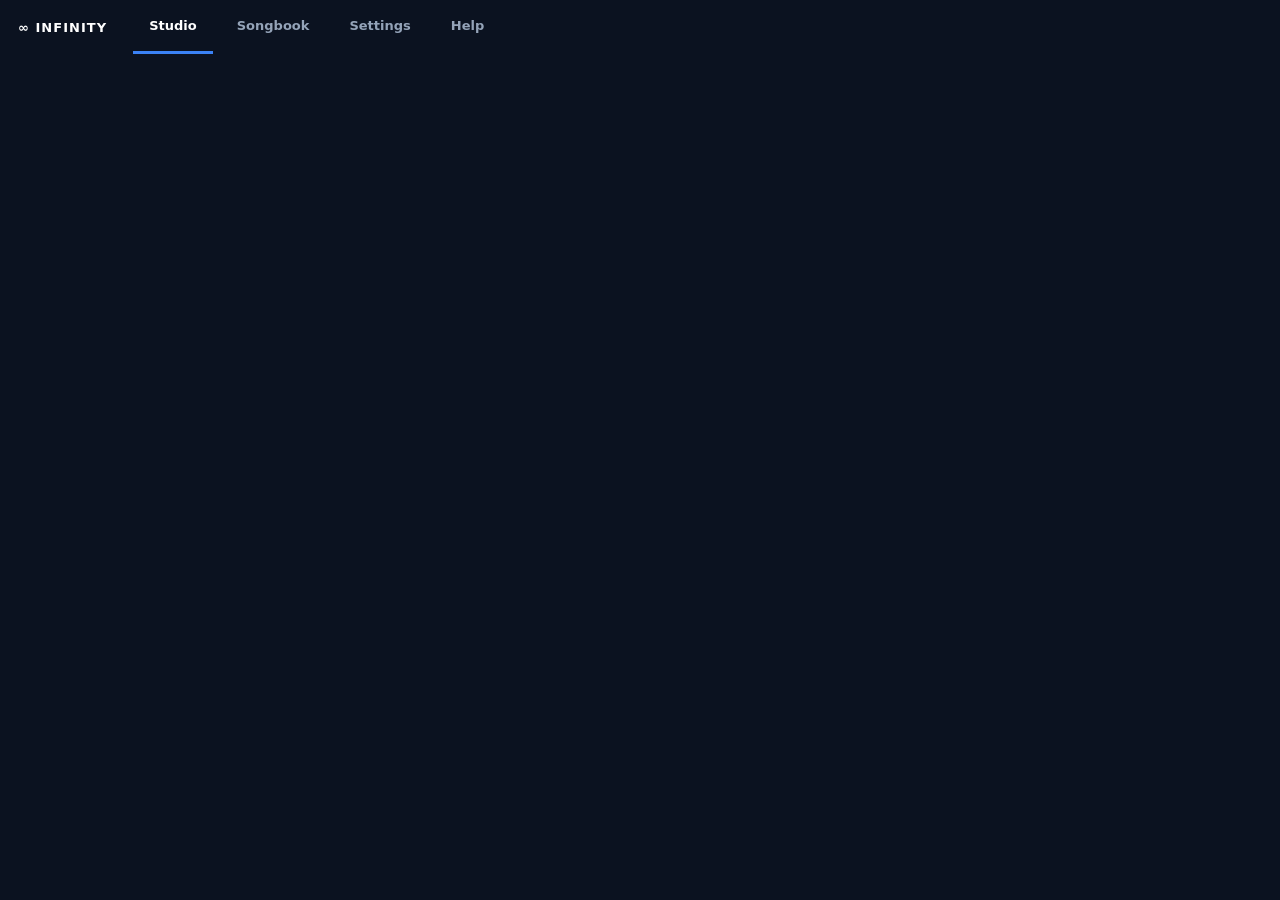
<file: Data/navigation.html>
<!doctype html><html lang="en"><head><meta charset="utf-8"><meta name="viewport" content="width=device-width,initial-scale=1"><style>
*{box-sizing:border-box}body{margin:0;height:54px;background:#0b1220;color:#e2e8f0;font:700 13px Inter,system-ui,sans-serif;display:flex;align-items:center;padding:0 18px;gap:8px}.brand{font-weight:900;letter-spacing:.08em;color:#fff;margin-right:18px}.nav{height:54px;padding:0 16px;border:0;border-bottom:3px solid transparent;background:transparent;color:#94a3b8;font:inherit;cursor:pointer}.nav:hover,.nav.active{color:#fff}.nav.active{border-bottom-color:#3b82f6}
</style></head><body><span class="brand">∞ INFINITY</span><button class="nav active" data-page="studio">Studio</button><button class="nav" data-page="songbook">Songbook</button><button class="nav" data-page="settings">Settings</button><button class="nav" data-page="help">Help</button><script src="navigation.js"></script></body></html>
</file>
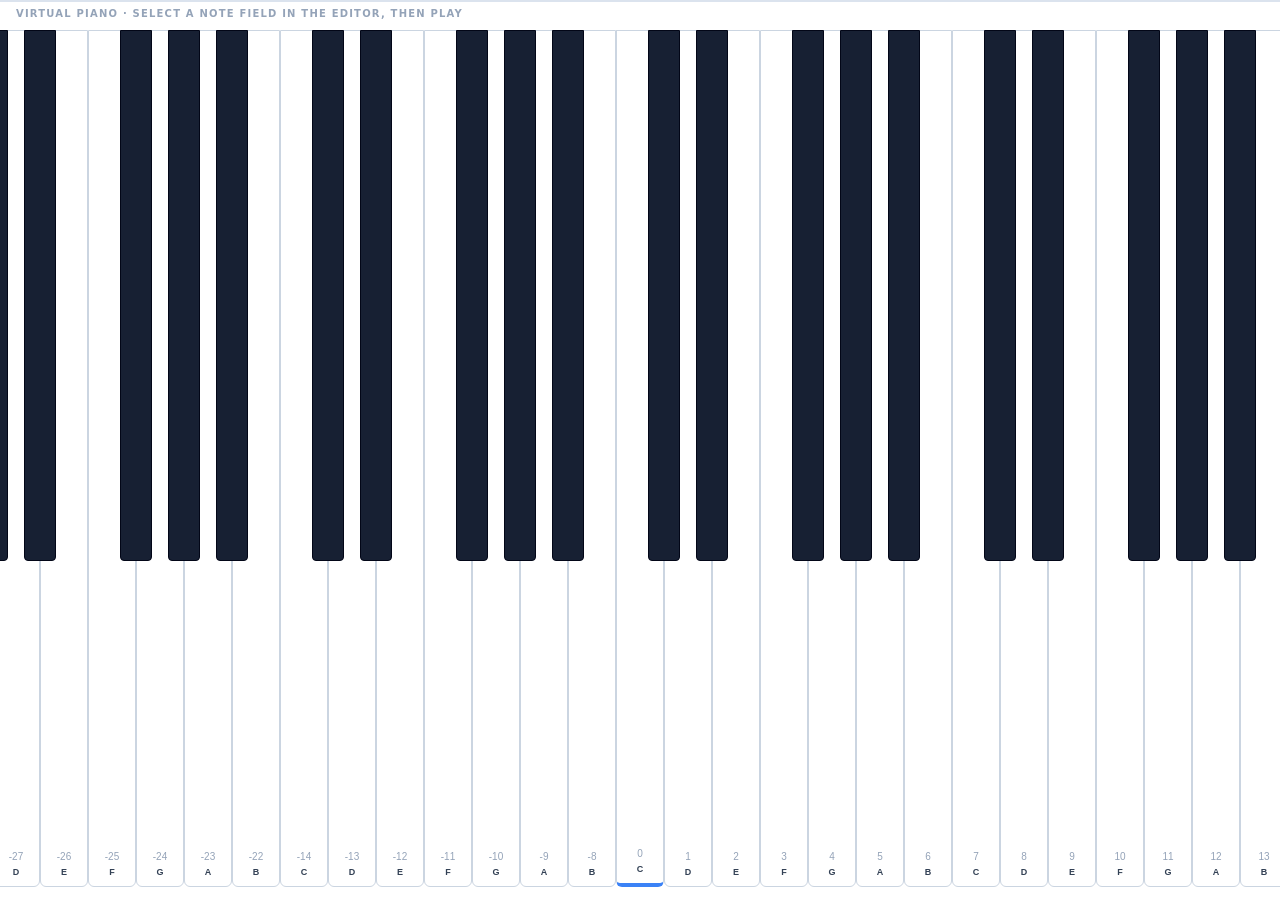
<file: Data/piano.html>
<!doctype html><html lang="en"><head><meta charset="utf-8"><meta name="viewport" content="width=device-width,initial-scale=1"><title>Virtual Piano</title><style>
*{box-sizing:border-box}body{margin:0;height:100vh;background:#fff;border-top:2px solid #dbe3ee;font-family:Inter,system-ui,sans-serif;color:#475569;display:flex;flex-direction:column}.caption{height:28px;flex:0 0 28px;padding:6px 16px 0;font-size:10px;font-weight:900;letter-spacing:.12em;text-transform:uppercase;color:#94a3b8}.keyboard{flex:1;display:flex;overflow-x:auto;overflow-y:hidden;padding:0 20px 13px;align-items:stretch;scrollbar-color:#cbd5e1 transparent;touch-action:pan-x}.white{position:relative;flex:0 0 48px;margin-right:0;border:1px solid #cbd5e1;border-radius:0 0 6px 6px;background:#fff;color:#334155;display:flex;align-items:flex-end;justify-content:center;padding-bottom:8px;cursor:pointer;z-index:1}.white:active{background:#dbeafe}.white.middle{border-bottom:4px solid #3b82f6}.black{position:relative;z-index:2;flex:0 0 32px;height:62%;margin:0 -16px;border:1px solid #020617;border-radius:0 0 4px 4px;background:#172033;cursor:pointer}.black:active{background:#3b82f6}.octave{font-size:10px;color:#94a3b8}.note{font-size:9px;font-weight:800}
.number-label{position:absolute;top:5px;left:0;right:0;color:#2563eb;font-size:11px;font-weight:900}.dark .caption{color:#94a3b8}.dark .white{background:#1e293b;color:#e2e8f0;border-color:#475569}.dark .white:active{background:#334155}.dark .white.middle{border-bottom-color:#60a5fa}.dark .black{background:#020617}.dark .keyboard{scrollbar-color:#475569 transparent}</style></head><body><div class="caption">Virtual piano · select a note field in the editor, then play</div><div id="keyboard" class="keyboard" aria-label="Virtual piano keyboard"></div><script src="piano.js"></script></body></html>
</file>
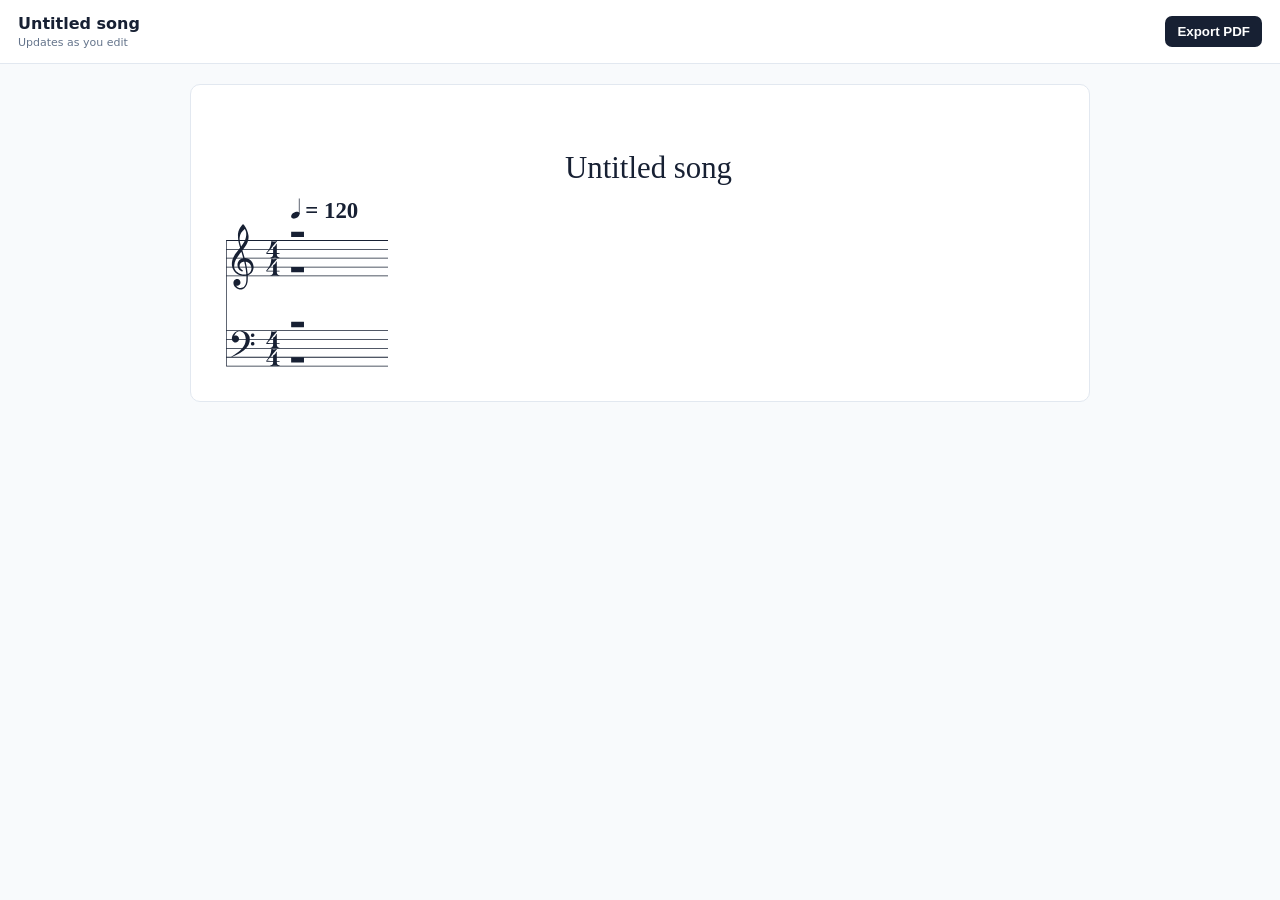
<file: Data/preview.html>
<!doctype html><html lang="en"><head><meta charset="utf-8"><meta name="viewport" content="width=device-width,initial-scale=1"><title>Score preview</title><script src="libs/abcjs-basic-min.js"></script><style>
*{box-sizing:border-box}body{margin:0;height:100vh;background:#f8fafc;color:#172033;font:14px Inter,system-ui,sans-serif;display:flex;flex-direction:column}.top{position:sticky;top:0;z-index:2;display:flex;align-items:center;justify-content:space-between;padding:14px 18px;background:#fff;border-bottom:1px solid #e2e8f0}.title{font-size:16px;font-weight:800;overflow:hidden;text-overflow:ellipsis;white-space:nowrap}.hint{font-size:11px;color:#64748b;margin-top:3px}button{border:0;border-radius:7px;padding:8px 12px;background:#172033;color:white;font-weight:700;cursor:pointer}.paper{overflow:auto;padding:20px;flex:1}.score{background:white;border:1px solid #e2e8f0;border-radius:10px;padding:18px;margin:0 auto 14px;min-height:110px;max-width:900px;overflow:auto}.empty{text-align:center;color:#64748b;padding:44px 18px}.credits{color:#64748b;font-size:12px;margin:4px 0 18px}.abcjs-note{fill:#172033}
</style></head><body><header class="top"><div><div id="song-title" class="title">Live score preview</div><div class="hint">Updates as you edit</div></div><button id="print">Export PDF</button></header><main id="paper" class="paper"><div class="empty">Add notes in the editor to see your score here.</div></main><script src="preview.js"></script></body></html>
</file>
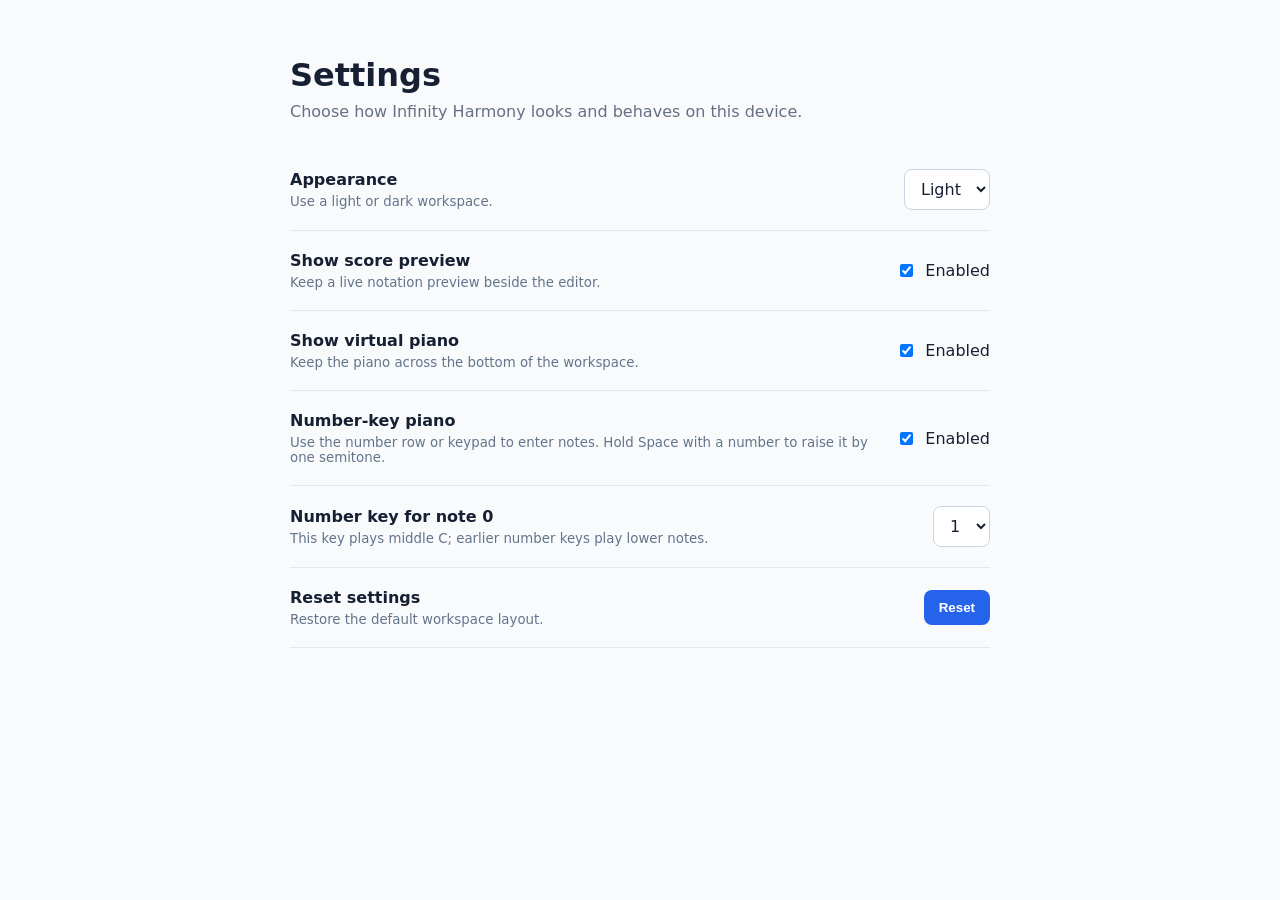
<file: Data/settings.html>
<!doctype html><html lang="en"><head><meta charset="utf-8"><meta name="viewport" content="width=device-width,initial-scale=1"><title>Infinity Settings</title><style>
:root{font-family:Inter,system-ui,sans-serif;color:#172033}*{box-sizing:border-box}body{margin:0;padding:clamp(22px,5vw,56px);background:#f8fafc}main{max-width:700px;margin:auto}h1{font-size:32px;margin:0 0 8px}p{color:#667085;margin:0 0 28px}.setting{display:flex;align-items:center;justify-content:space-between;gap:20px;padding:20px 0;border-bottom:1px solid #e2e8f0}.setting strong{display:block}.setting small{display:block;color:#64748b;margin-top:5px}select,input{font:inherit;padding:9px 12px;border:1px solid #cbd5e1;border-radius:8px;background:white;color:#172033}label.switch{display:flex;align-items:center;gap:9px}button{background:#2563eb;border:0;border-radius:8px;padding:10px 15px;color:white;font-weight:700;cursor:pointer}
</style></head><body><main><h1>Settings</h1><p>Choose how Infinity Harmony looks and behaves on this device.</p>
<div class="setting"><div><strong>Appearance</strong><small>Use a light or dark workspace.</small></div><select id="theme"><option value="light">Light</option><option value="dark">Dark</option></select></div>
<div class="setting"><div><strong>Show score preview</strong><small>Keep a live notation preview beside the editor.</small></div><label class="switch"><input id="show-preview" type="checkbox" checked> Enabled</label></div>
<div class="setting"><div><strong>Show virtual piano</strong><small>Keep the piano across the bottom of the workspace.</small></div><label class="switch"><input id="show-piano" type="checkbox" checked> Enabled</label></div>
<div class="setting"><div><strong>Number-key piano</strong><small>Use the number row or keypad to enter notes. Hold Space with a number to raise it by one semitone.</small></div><label class="switch"><input id="keyboard-piano" type="checkbox" checked> Enabled</label></div>
<div class="setting"><div><strong>Number key for note 0</strong><small>This key plays middle C; earlier number keys play lower notes.</small></div><select id="keyboard-zero-key" aria-label="Number key for note zero"><option>1</option><option>2</option><option>3</option><option>4</option><option>5</option><option>6</option><option>7</option><option>8</option><option>9</option><option>0</option></select></div>
<div class="setting"><div><strong>Reset settings</strong><small>Restore the default workspace layout.</small></div><button id="reset">Reset</button></div>
</main><script src="settings.js"></script></body></html>
</file>
<file: Data/libs/abcjs-audio.css>
.abcjs-inline-audio {
    display: flex;
    align-items: center;
    padding: 6px;
    background-color: #424242;
    border-radius: 4px;
    height: 38px;
    box-sizing: border-box;
}

.abcjs-inline-audio.abcjs-disabled {
    opacity: 0.5;
}

.abcjs-inline-audio .abcjs-btn {
    display: flex;
    align-items: center;
    background: transparent;
    border: none;
    cursor: pointer;
    padding: 0 4px;
}

.abcjs-inline-audio .abcjs-btn g {
    fill: #ffffff;
}

.abcjs-inline-audio .abcjs-btn:hover g {
    fill: #aaddff;
}

.abcjs-midi-out .abcjs-btn g {
    fill: #ffffff;
}

.abcjs-audio-progress-background {
    background-color: #878787;
    flex: 1;
    height: 6px;
    border-radius: 3px;
    margin: 0 8px;
    cursor: pointer;
    position: relative;
}

.abcjs-audio-progress-bar {
    background-color: #aaddff;
    height: 100%;
    border-radius: 3px;
    width: 0;
    pointer-events: none;
}

.abcjs-audio-clock {
    color: #ffffff;
    font-family: monospace;
    font-size: 12px;
    min-width: 36px;
    text-align: center;
}

.abcjs-tempo-wrapper {
    display: flex;
    align-items: center;
    color: #ffffff;
    font-size: 11px;
    margin-left: 6px;
}

.abcjs-tempo-wrapper input[type="range"] {
    width: 60px;
    margin: 0 4px;
}
</file>
<file: Data/libs/inter-font.css>
/* inter-300 - latin */
@font-face {
  font-display: swap; /* Check https://developer.mozilla.org/en-US/docs/Web/CSS/@font-face/font-display for other options. */
  font-family: 'Inter';
  font-style: normal;
  font-weight: 300;
  src: url('../fonts/inter-v20-latin-300.woff2') format('woff2'); /* Chrome 36+, Opera 23+, Firefox 39+, Safari 12+, iOS 10+ */
}
/* inter-regular - latin */
@font-face {
  font-display: swap; /* Check https://developer.mozilla.org/en-US/docs/Web/CSS/@font-face/font-display for other options. */
  font-family: 'Inter';
  font-style: normal;
  font-weight: 400;
  src: url('../fonts/inter-v20-latin-regular.woff2') format('woff2'); /* Chrome 36+, Opera 23+, Firefox 39+, Safari 12+, iOS 10+ */
}
/* inter-700 - latin */
@font-face {
  font-display: swap; /* Check https://developer.mozilla.org/en-US/docs/Web/CSS/@font-face/font-display for other options. */
  font-family: 'Inter';
  font-style: normal;
  font-weight: 700;
  src: url('../fonts/inter-v20-latin-700.woff2') format('woff2'); /* Chrome 36+, Opera 23+, Firefox 39+, Safari 12+, iOS 10+ */
}
/* inter-900 - latin */
@font-face {
  font-display: swap; /* Check https://developer.mozilla.org/en-US/docs/Web/CSS/@font-face/font-display for other options. */
  font-family: 'Inter';
  font-style: normal;
  font-weight: 900;
  src: url('../fonts/inter-v20-latin-900.woff2') format('woff2'); /* Chrome 36+, Opera 23+, Firefox 39+, Safari 12+, iOS 10+ */
}
</file>
<file: old version/Data/libs/abcjs-audio.css>
.abcjs-inline-audio {
    display: flex;
    align-items: center;
    padding: 6px;
    background-color: #424242;
    border-radius: 4px;
    height: 38px;
    box-sizing: border-box;
}

.abcjs-inline-audio.abcjs-disabled {
    opacity: 0.5;
}

.abcjs-inline-audio .abcjs-btn {
    display: flex;
    align-items: center;
    background: transparent;
    border: none;
    cursor: pointer;
    padding: 0 4px;
}

.abcjs-inline-audio .abcjs-btn g {
    fill: #ffffff;
}

.abcjs-inline-audio .abcjs-btn:hover g {
    fill: #aaddff;
}

.abcjs-midi-out .abcjs-btn g {
    fill: #ffffff;
}

.abcjs-audio-progress-background {
    background-color: #878787;
    flex: 1;
    height: 6px;
    border-radius: 3px;
    margin: 0 8px;
    cursor: pointer;
    position: relative;
}

.abcjs-audio-progress-bar {
    background-color: #aaddff;
    height: 100%;
    border-radius: 3px;
    width: 0;
    pointer-events: none;
}

.abcjs-audio-clock {
    color: #ffffff;
    font-family: monospace;
    font-size: 12px;
    min-width: 36px;
    text-align: center;
}

.abcjs-tempo-wrapper {
    display: flex;
    align-items: center;
    color: #ffffff;
    font-size: 11px;
    margin-left: 6px;
}

.abcjs-tempo-wrapper input[type="range"] {
    width: 60px;
    margin: 0 4px;
}
</file>
<file: old version/Data/libs/inter-font.css>
/* inter-300 - latin */
@font-face {
  font-display: swap; /* Check https://developer.mozilla.org/en-US/docs/Web/CSS/@font-face/font-display for other options. */
  font-family: 'Inter';
  font-style: normal;
  font-weight: 300;
  src: url('../fonts/inter-v20-latin-300.woff2') format('woff2'); /* Chrome 36+, Opera 23+, Firefox 39+, Safari 12+, iOS 10+ */
}
/* inter-regular - latin */
@font-face {
  font-display: swap; /* Check https://developer.mozilla.org/en-US/docs/Web/CSS/@font-face/font-display for other options. */
  font-family: 'Inter';
  font-style: normal;
  font-weight: 400;
  src: url('../fonts/inter-v20-latin-regular.woff2') format('woff2'); /* Chrome 36+, Opera 23+, Firefox 39+, Safari 12+, iOS 10+ */
}
/* inter-700 - latin */
@font-face {
  font-display: swap; /* Check https://developer.mozilla.org/en-US/docs/Web/CSS/@font-face/font-display for other options. */
  font-family: 'Inter';
  font-style: normal;
  font-weight: 700;
  src: url('../fonts/inter-v20-latin-700.woff2') format('woff2'); /* Chrome 36+, Opera 23+, Firefox 39+, Safari 12+, iOS 10+ */
}
/* inter-900 - latin */
@font-face {
  font-display: swap; /* Check https://developer.mozilla.org/en-US/docs/Web/CSS/@font-face/font-display for other options. */
  font-family: 'Inter';
  font-style: normal;
  font-weight: 900;
  src: url('../fonts/inter-v20-latin-900.woff2') format('woff2'); /* Chrome 36+, Opera 23+, Firefox 39+, Safari 12+, iOS 10+ */
}
</file>
